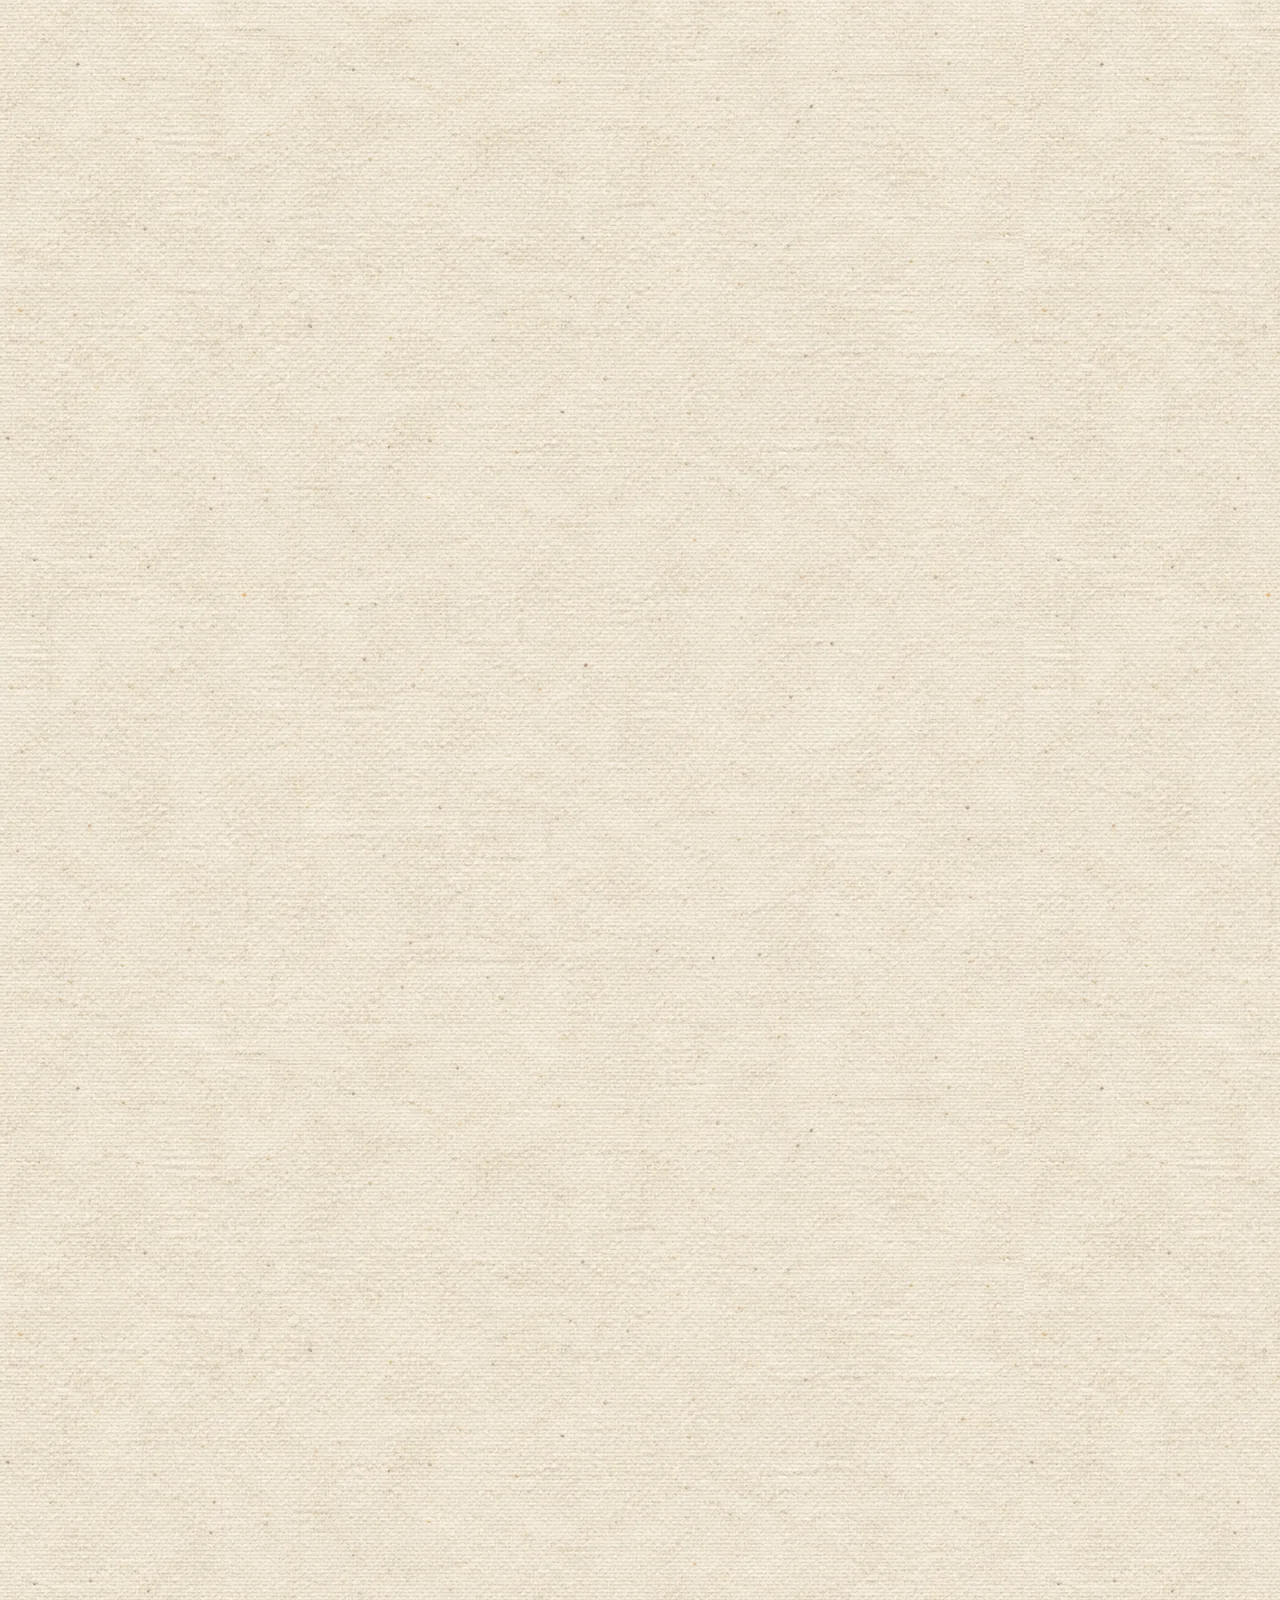
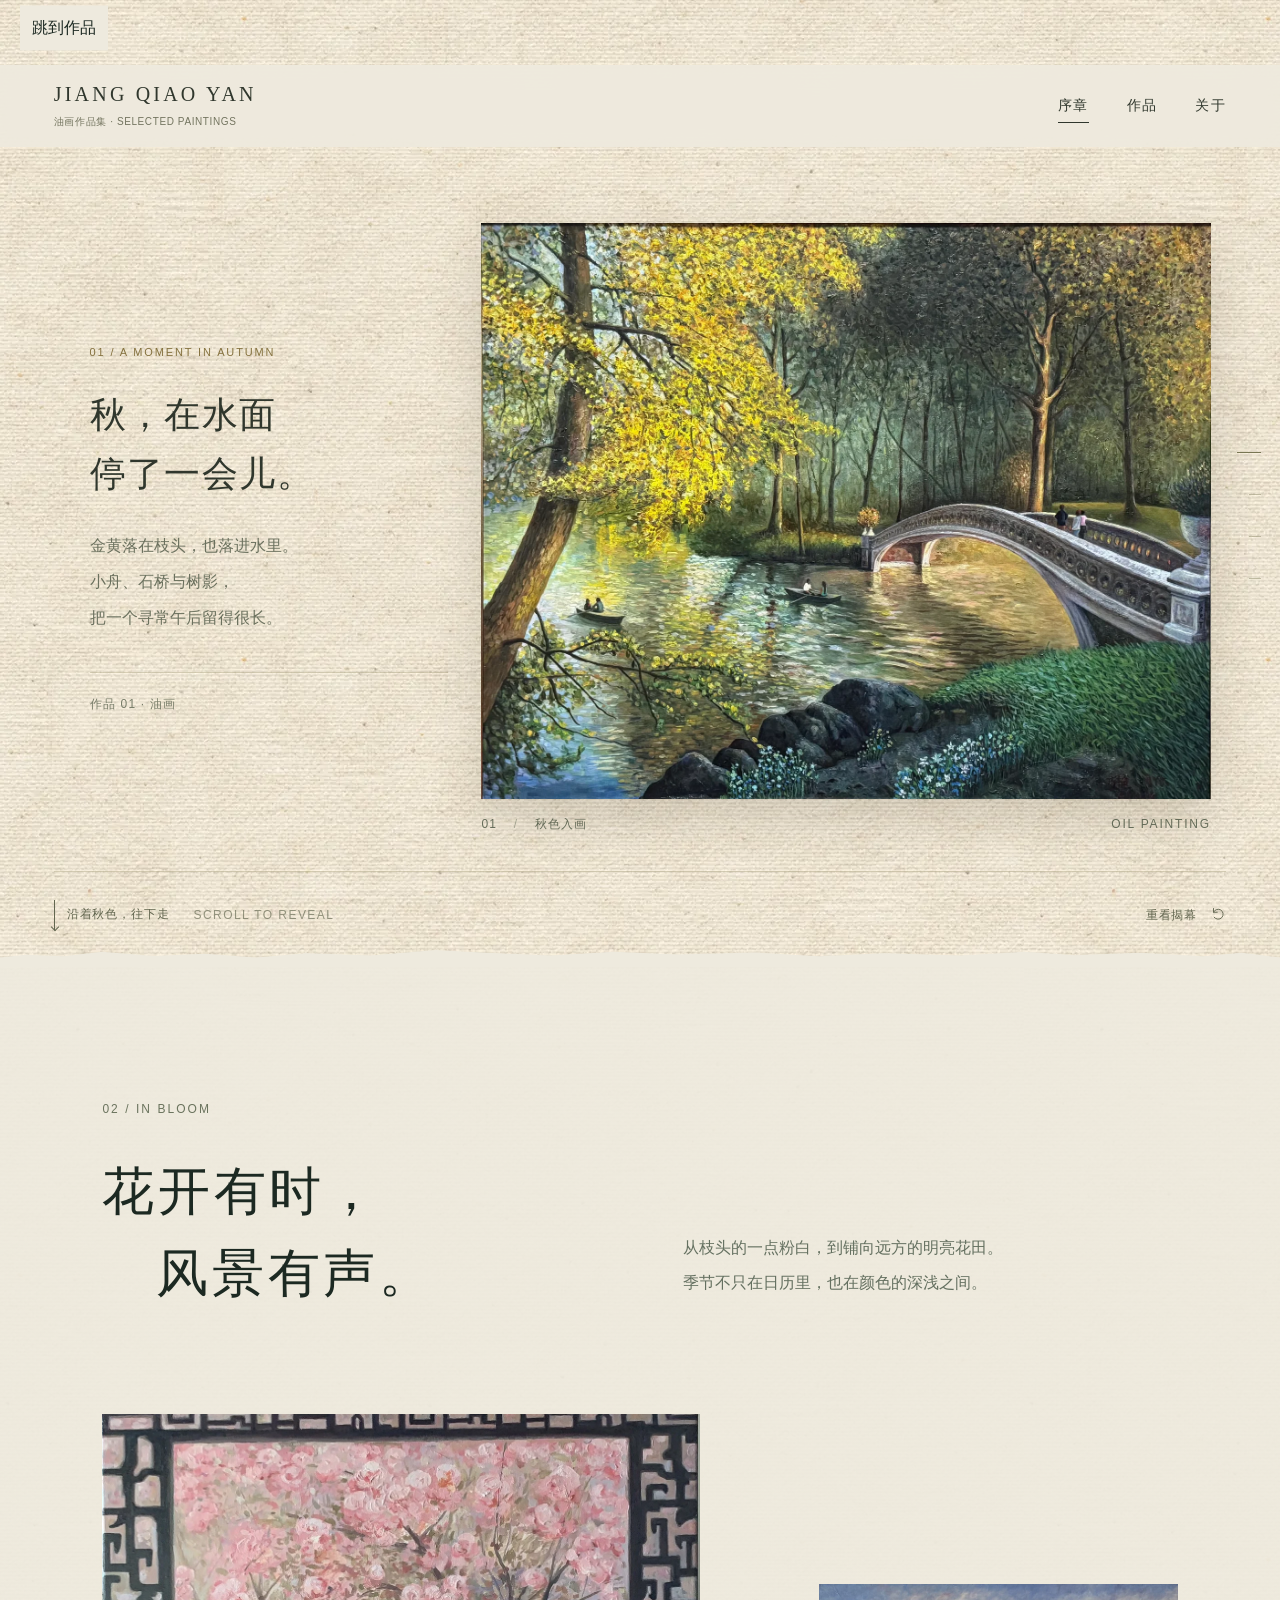
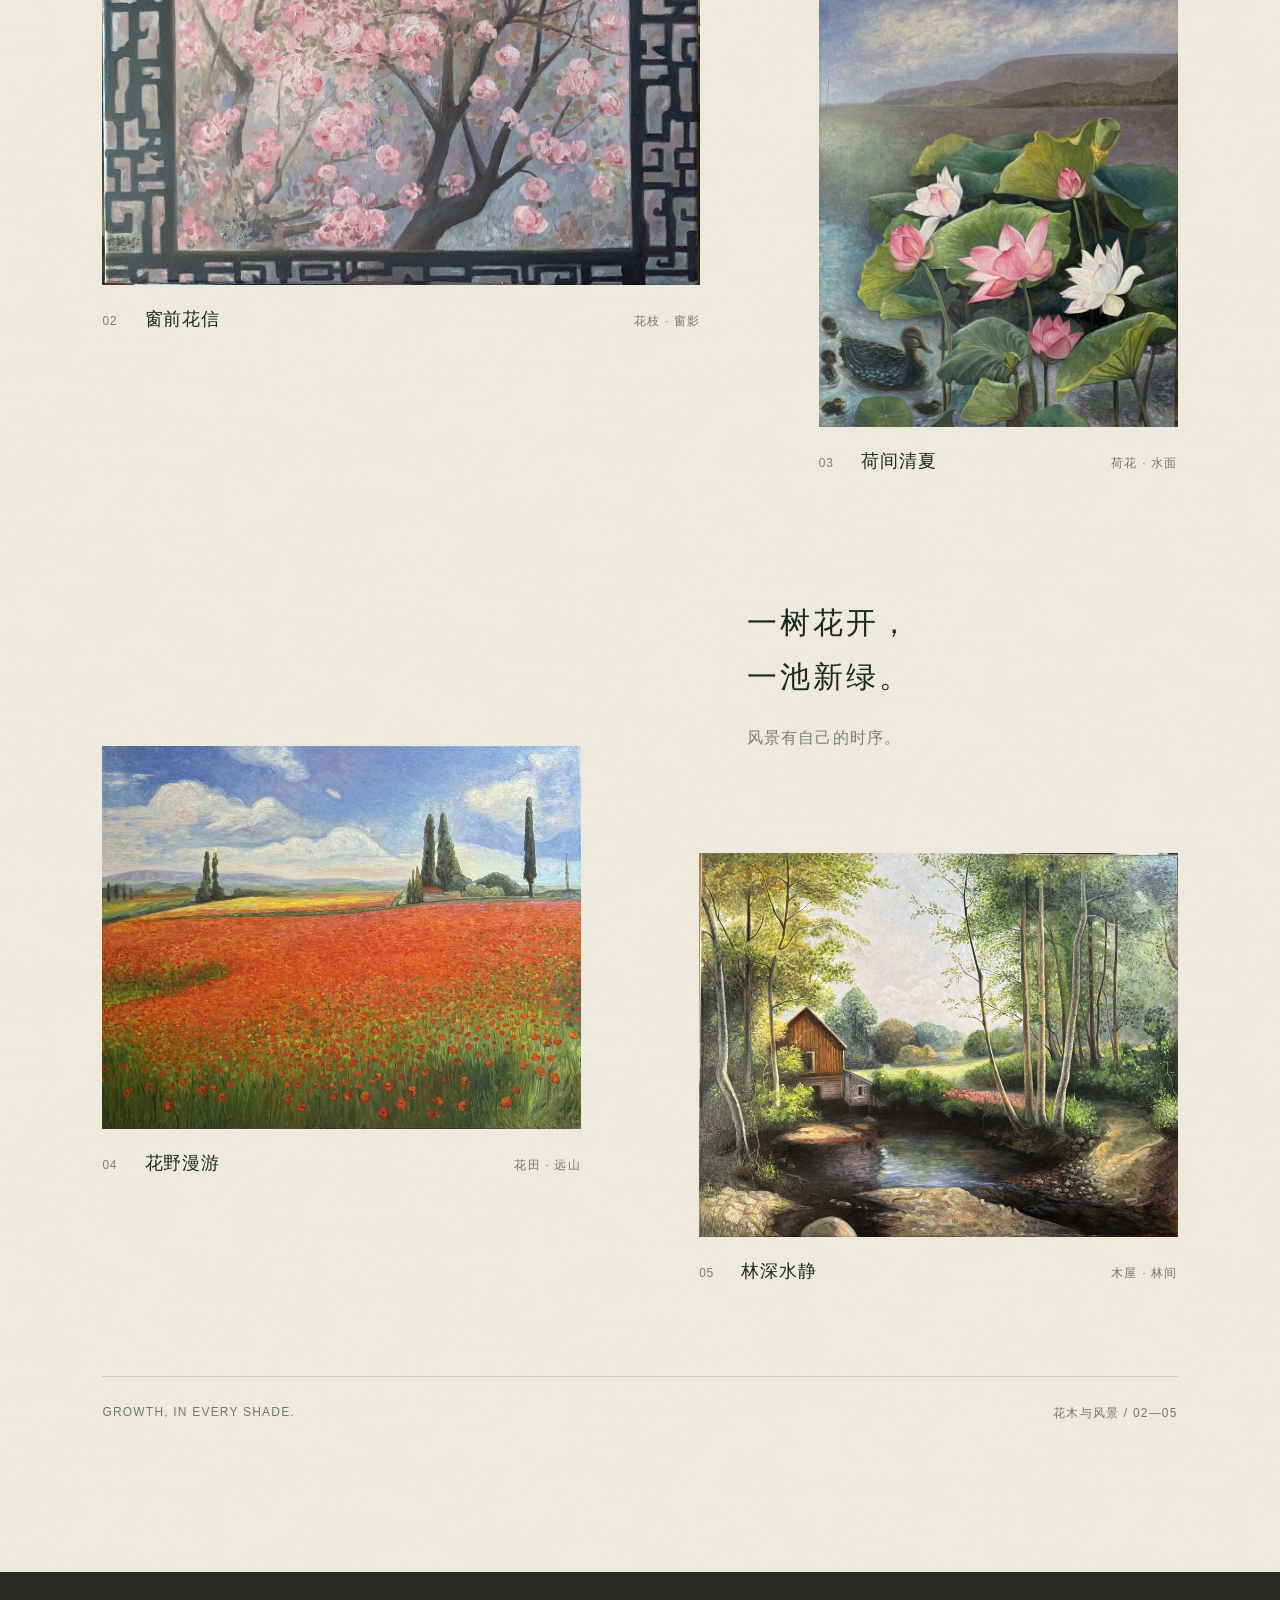
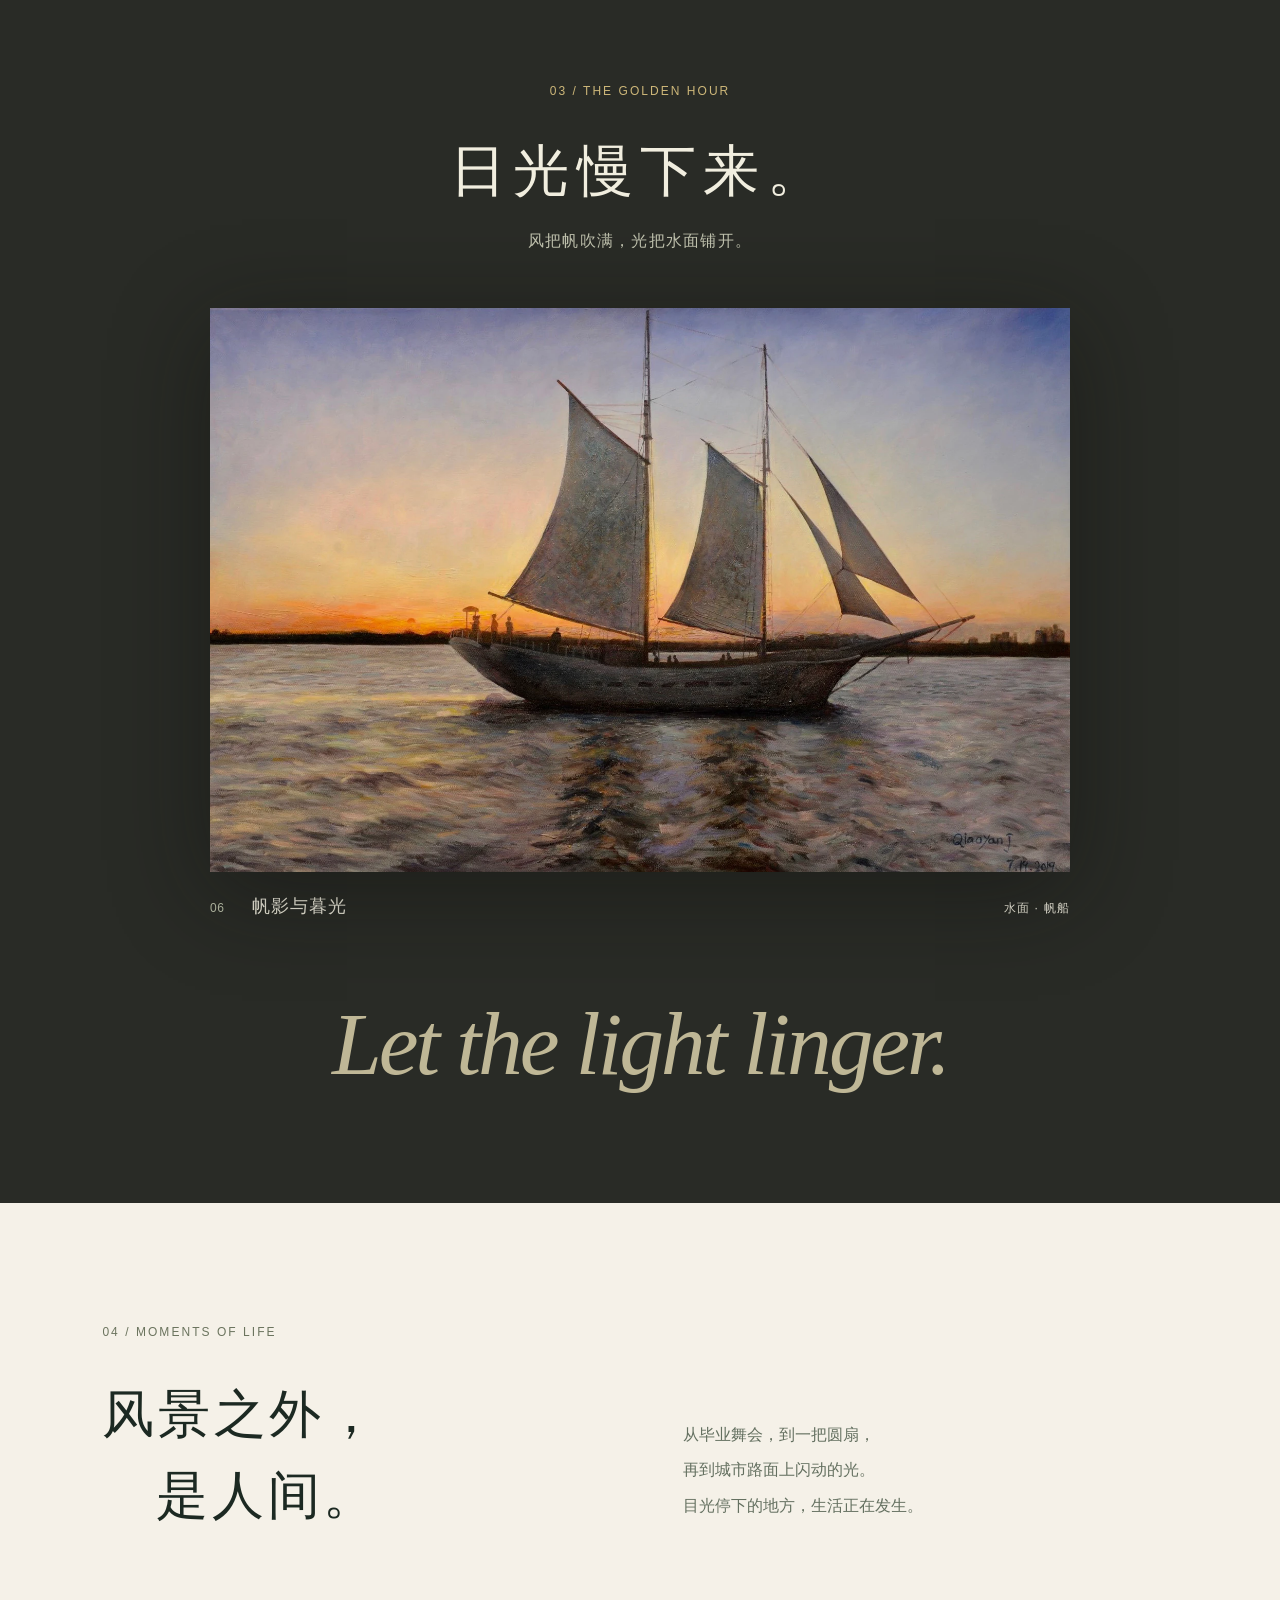
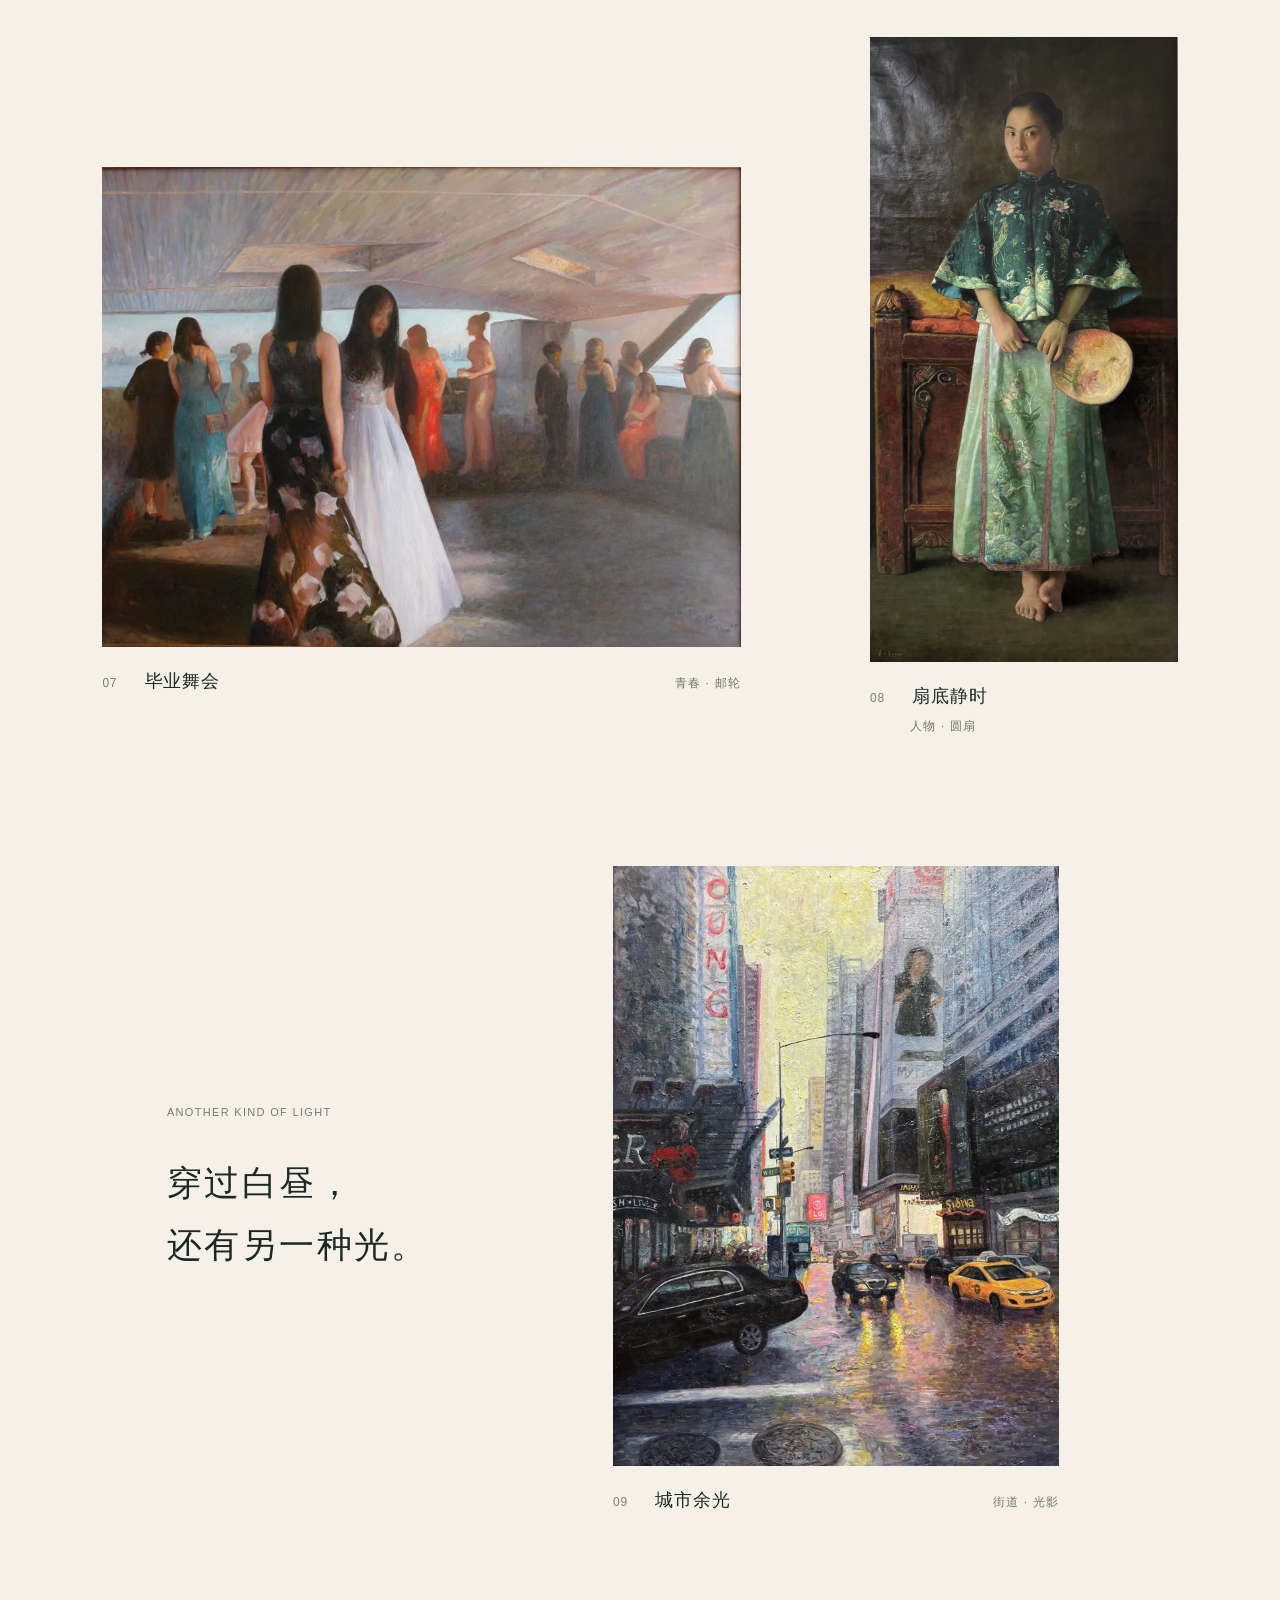
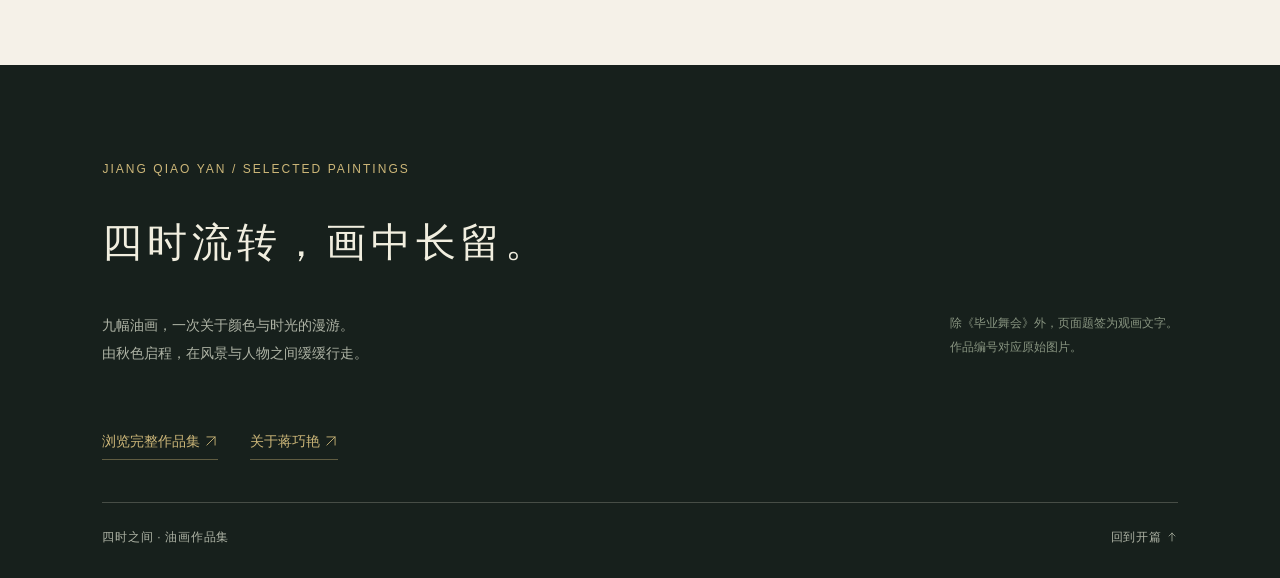
<file: index.html>
<!doctype html>
<html lang="zh-CN" class="paper-edition">
<head>
  <meta charset="UTF-8">
  <meta name="viewport" content="width=device-width, initial-scale=1">
  <meta name="theme-color" content="#eeeade">
  <meta name="description" content="Jiang Qiao Yan 油画作品集。从一片秋色出发，在花木、水光与人间片刻里，看见四时流转。">
  <title>四时之间 · Jiang Qiao Yan</title>
  <link rel="icon" type="image/svg+xml" href="data:image/svg+xml,%3Csvg xmlns='http://www.w3.org/2000/svg' viewBox='0 0 64 64'%3E%3Crect width='64' height='64' rx='12' fill='%231c2922'/%3E%3Cpath d='M18 44V20h28v24zM25 37l7-14 7 14M28 32h8' fill='none' stroke='%23d6bc76' stroke-width='2'/%3E%3C/svg%3E">
  <link rel="preload" as="image" href="assets/work-1-medium.webp" imagesrcset="assets/work-1-small.webp 900w, assets/work-1-medium.webp 1600w, assets/work-1.webp 2400w" imagesizes="100vw" fetchpriority="high">
  <link rel="stylesheet" href="styles.css?v=7.8">
  <link rel="stylesheet" href="paper-opening.css?v=7.8">
  <link rel="stylesheet" href="artwork-details.css?v=7.8"><script defer src="artwork-details.js?v=7.8"></script><script defer src="catalog-data.js?v=7.8"></script><script defer src="paper-reveal.js?v=7.1"></script>
  <script defer src="chapter-stops.js?v=7.6"></script>
  <script defer src="opening-gesture.js?v=7.7"></script>
  <script defer src="app.js?v=7.8"></script>
</head>
<body>
  <a class="skip-link" href="#collection">跳到作品</a>
  <header class="site-header" id="site-header">
    <a class="wordmark" href="index.html" aria-label="Jiang Qiao Yan，回到首页"><span>JIANG QIAO YAN</span><small>油画作品集 · SELECTED PAINTINGS</small></a>
    <nav aria-label="主要导航"><a href="index.html" class="active" aria-current="page">序章</a><a href="works.html">作品</a><a href="about.html">关于</a></nav>
  </header>
  <main>
    <section class="opening" id="opening" aria-labelledby="opening-title">
      <div class="opening-stage">
        <canvas class="paper-cover" id="paper-cover" aria-hidden="true"></canvas>
        <div class="hero-copy">
          <p class="eyebrow"><span class="small-rule"></span> A STUDY OF SEASONS</p>
          <h1 id="opening-title">四时<span>之间<i class="title-period">。</i></span></h1>
          <p class="hero-english">The quiet passage<br>of seasons.</p>
          <p class="hero-subtitle">把时光，留在颜色里。</p>
        </div>
        <figure class="hero-art" id="hero-art">
          <button class="art-button" data-art="1" aria-label="查看作品01完整画作">
            <img id="hero-image" src="assets/work-1-medium.webp" srcset="assets/work-1-small.webp 900w, assets/work-1-medium.webp 1600w, assets/work-1.webp 2400w" sizes="100vw" alt="金黄色枝叶垂向湖面，两只小舟浮在倒影中，右侧石拱桥连向幽深树林。" width="4070" height="3214" fetchpriority="high" decoding="async">
            <span class="view-hint">细看这幅画 <span aria-hidden="true"><svg class="ui-icon" viewBox="0 0 24 24" aria-hidden="true" focusable="false"><path d="M5 19 19 5M5 5h14v14"/></svg></span></span>
          </button>
          <figcaption><span>01 <span class="caption-divider">/</span> 秋色入画</span><span>OIL PAINTING</span></figcaption>
        </figure>
        <div class="hero-story" aria-label="作品01观画文字"><p class="eyebrow">01 / A MOMENT IN AUTUMN</p><h2>秋，在水面<br>停了一会儿。</h2><p>金黄落在枝头，也落进水里。<br>小舟、石桥与树影，<br>把一个寻常午后留得很长。</p><span class="story-note">作品 01 · 油画</span></div>
        <div class="hero-bottom">
          <div class="scroll-prompt"><span class="scroll-line" aria-hidden="true"></span><span id="opening-cue">轻滚一下，揭开秋色</span><span>SCROLL TO REVEAL</span></div>
          <div class="hero-bottom-right"><button class="replay-button" id="skip-paper" type="button">直接看画 <span aria-hidden="true"><svg class="ui-icon" viewBox="0 0 24 24" aria-hidden="true" focusable="false"><path d="M5 19 19 5M5 5h14v14"/></svg></span></button><button class="replay-button" id="replay-intro" type="button" hidden>重看揭幕 <span aria-hidden="true"><svg class="ui-icon" viewBox="0 0 24 24" aria-hidden="true" focusable="false"><path d="M4 10a8 8 0 1 1 1 8M4 4v6h6"/></svg></span></button></div>
        </div>
      </div>
    </section>
    <section class="collection paper-section" id="collection" aria-labelledby="collection-title">
      <div class="section-heading reveal"><p class="eyebrow">02 / IN BLOOM</p><h2 id="collection-title">花开有时，<br><span>风景有声。</span></h2><p class="section-intro">从枝头的一点粉白，到铺向远方的明亮花田。<br>季节不只在日历里，也在颜色的深浅之间。</p></div>
      <div class="garden-grid">
        <figure class="painting painting-2"><button class="art-button" data-art="2" aria-label="查看作品02完整画作"><img src="assets/work-2.webp" loading="lazy" width="1214" height="957" alt="深色窗框前的粉白繁花与枝干。"><span class="view-hint">查看全幅 <svg class="ui-icon" viewBox="0 0 24 24" aria-hidden="true" focusable="false"><path d="M5 19 19 5M5 5h14v14"/></svg></span></button><figcaption><span><small>02</small> 窗前花信</span><span>花枝 · 窗影</span></figcaption></figure>
        <figure class="painting painting-3"><button class="art-button" data-art="3" aria-label="查看作品03完整画作"><img src="assets/work-3.webp" loading="lazy" width="798" height="986" alt="盛开的粉白荷花、翠绿荷叶与水面上的鸭子。"><span class="view-hint">查看全幅 <svg class="ui-icon" viewBox="0 0 24 24" aria-hidden="true" focusable="false"><path d="M5 19 19 5M5 5h14v14"/></svg></span></button><figcaption><span><small>03</small> 荷间清夏</span><span>荷花 · 水面</span></figcaption></figure>
      </div>
      <div class="landscape-grid">
        <figure class="painting painting-4"><button class="art-button" data-art="4" aria-label="查看作品04完整画作"><img src="assets/work-4-small.webp" srcset="assets/work-4-small.webp 900w, assets/work-4.webp 1900w" sizes="(max-width:700px) 84vw, 39vw" loading="lazy" width="3244" height="2595" alt="明亮的橙红花田向远方展开，细高树木与红顶建筑立在蓝天白云之下。"><span class="view-hint">查看全幅 <svg class="ui-icon" viewBox="0 0 24 24" aria-hidden="true" focusable="false"><path d="M5 19 19 5M5 5h14v14"/></svg></span></button><figcaption><span><small>04</small> 花野漫游</span><span>花田 · 远山</span></figcaption></figure>
        <div class="landscape-aside"><p class="interlude-quote reveal">一树花开，<br>一池新绿。<br><em>风景有自己的时序。</em></p><figure class="painting painting-5"><button class="art-button" data-art="5" aria-label="查看作品05完整画作"><img src="assets/work-5-small.webp" srcset="assets/work-5-small.webp 900w, assets/work-5.webp 1900w" sizes="(max-width:700px) 84vw, 36vw" loading="lazy" width="4949" height="3968" alt="绿树之间的临水木屋，树干、岩石和光影倒映在水中。"><span class="view-hint">查看全幅 <svg class="ui-icon" viewBox="0 0 24 24" aria-hidden="true" focusable="false"><path d="M5 19 19 5M5 5h14v14"/></svg></span></button><figcaption><span><small>05</small> 林深水静</span><span>木屋 · 林间</span></figcaption></figure></div>
      </div>
      <div class="section-end"><span>GROWTH, IN EVERY SHADE.</span><span>花木与风景 / 02—05</span></div>
    </section>
    <section class="dusk" id="dusk" aria-labelledby="dusk-title">
      <div class="dusk-heading reveal"><p class="eyebrow">03 / THE GOLDEN HOUR</p><h2 id="dusk-title">日光慢下来。</h2><p>风把帆吹满，光把水面铺开。</p></div>
      <figure class="dusk-art painting"><button class="art-button" data-art="6" aria-label="查看作品06完整画作"><img src="assets/work-6.webp" loading="lazy" width="1673" height="1096" alt="灰紫色天空与橙金色地平线之下，一艘张帆船停留在波光水面上。"><span class="view-hint">查看全幅 <svg class="ui-icon" viewBox="0 0 24 24" aria-hidden="true" focusable="false"><path d="M5 19 19 5M5 5h14v14"/></svg></span></button><figcaption><span><small>06</small> 帆影与暮光</span><span>水面 · 帆船</span></figcaption></figure>
      <p class="dusk-english" aria-hidden="true">Let the light linger.</p>
    </section>
    <section class="human paper-section" id="human" aria-labelledby="human-title">
      <div class="section-heading reveal"><p class="eyebrow">04 / MOMENTS OF LIFE</p><h2 id="human-title">风景之外，<br><span>是人间。</span></h2><p class="section-intro">从毕业舞会，到一把圆扇，<br>再到城市路面上闪动的光。<br>目光停下的地方，生活正在发生。</p></div>
      <div class="human-grid">
        <figure class="painting painting-7"><button class="art-button" data-art="7" aria-label="查看作品07完整画作"><img src="assets/work-7-small.webp" srcset="assets/work-7-small.webp 900w, assets/work-7.webp 1900w" sizes="(max-width:700px) 84vw, 48vw" loading="lazy" width="3091" height="2326" alt="女儿在邮轮上参加毕业舞会，长裙人物与船外的水面相映。"><span class="view-hint">查看全幅 <svg class="ui-icon" viewBox="0 0 24 24" aria-hidden="true" focusable="false"><path d="M5 19 19 5M5 5h14v14"/></svg></span></button><figcaption><span><small>07</small> 毕业舞会</span><span>青春 · 邮轮</span></figcaption></figure>
        <figure class="painting painting-8"><button class="art-button" data-art="8" aria-label="查看作品08完整画作"><img src="assets/work-8.webp" loading="lazy" width="2263" height="4604" alt="穿深青绿花鸟纹上衣与浅绿长裙的人物手持圆扇，赤足站在深色木质家具前。"><span class="view-hint">查看全幅 <svg class="ui-icon" viewBox="0 0 24 24" aria-hidden="true" focusable="false"><path d="M5 19 19 5M5 5h14v14"/></svg></span></button><figcaption><span><small>08</small> 扇底静时</span><span>人物 · 圆扇</span></figcaption></figure>
        <div class="city-block"><p class="city-intro reveal"><span class="eyebrow">ANOTHER KIND OF LIGHT</span>穿过白昼，<br>还有另一种光。</p><figure class="painting painting-9"><button class="art-button" data-art="9" aria-label="查看作品09完整画作"><img src="assets/work-9-small.webp" srcset="assets/work-9-small.webp 670w, assets/work-9.webp 1414w" sizes="(max-width:700px) 78vw, 37vw" loading="lazy" width="3629" height="4876" alt="高楼与广告牌之间的城市街道，黑色轿车和黄色出租车穿行，湿亮路面映出黄、粉、紫色的光。"><span class="view-hint">查看全幅 <svg class="ui-icon" viewBox="0 0 24 24" aria-hidden="true" focusable="false"><path d="M5 19 19 5M5 5h14v14"/></svg></span></button><figcaption><span><small>09</small> 城市余光</span><span>街道 · 光影</span></figcaption></figure></div>
      </div>
    </section>
  </main>
  <footer id="colophon"><p class="eyebrow">JIANG QIAO YAN / SELECTED PAINTINGS</p><p class="footer-title">四时流转，画中长留。</p><div class="footer-info"><p>九幅油画，一次关于颜色与时光的漫游。<br>由秋色启程，在风景与人物之间缓缓行走。</p><p class="editorial-note">除《毕业舞会》外，页面题签为观画文字。<br>作品编号对应原始图片。</p></div><div class="footer-links"><a href="works.html">浏览完整作品集 <svg class="ui-icon" viewBox="0 0 24 24" aria-hidden="true" focusable="false"><path d="M5 19 19 5M5 5h14v14"/></svg></a><a href="about.html">关于蒋巧艳 <svg class="ui-icon" viewBox="0 0 24 24" aria-hidden="true" focusable="false"><path d="M5 19 19 5M5 5h14v14"/></svg></a></div><div class="footer-bottom"><span>四时之间 · 油画作品集</span><a href="#opening">回到开篇 <svg class="ui-icon" viewBox="0 0 24 24" aria-hidden="true" focusable="false"><path d="M12 20V4m-6 6 6-6 6 6"/></svg></a></div></footer>
  <aside class="chapter-rail" aria-label="展览章节"><a href="#opening" aria-label="第一章：秋色" class="current"><span>秋色</span><i></i></a><a href="#collection" aria-label="第二章：花木"><span>花木</span><i></i></a><a href="#dusk" aria-label="第三章：水光"><span>水光</span><i></i></a><a href="#human" aria-label="第四章：人间"><span>人间</span><i></i></a></aside>
  <dialog class="art-dialog" id="art-dialog" aria-labelledby="viewer-title">
    <div class="viewer-header"><span>JIANG QIAO YAN <small> / SELECTED PAINTINGS</small></span><button class="viewer-close" id="viewer-close" type="button" aria-label="关闭画作">关闭 <span aria-hidden="true"><svg class="ui-icon" viewBox="0 0 24 24" aria-hidden="true" focusable="false"><path d="m6 6 12 12M18 6 6 18"/></svg></span></button></div>
    <div class="viewer-body"><div class="viewer-image-wrap"><img id="viewer-image" alt="" width="4070" height="3214"><p id="viewer-status" role="status"></p></div><aside class="viewer-info" aria-label="作品资料"><p class="eyebrow">作品资料 / ARTWORK DETAILS</p><div id="viewer-metadata" class="artwork-metadata"></div></aside></div>
    <div class="viewer-footer"><button id="viewer-prev" class="viewer-arrow" type="button" aria-label="上一幅作品"><svg class="ui-icon" viewBox="0 0 24 24" aria-hidden="true" focusable="false"><path d="M20 12H4m6-6-6 6 6 6"/></svg></button><div class="viewer-caption"><p id="viewer-title"></p><p><span id="viewer-count"></span><span class="viewer-note">题签为观画文字</span></p></div><button id="viewer-next" class="viewer-arrow" type="button" aria-label="下一幅作品"><svg class="ui-icon" viewBox="0 0 24 24" aria-hidden="true" focusable="false"><path d="M4 12h16m-6-6 6 6-6 6"/></svg></button></div>
  </dialog>
  <noscript><style>.hero-story,.replay-button,.chapter-rail,.paper-cover{display:none!important}</style></noscript>
</body>
</html>
</file>
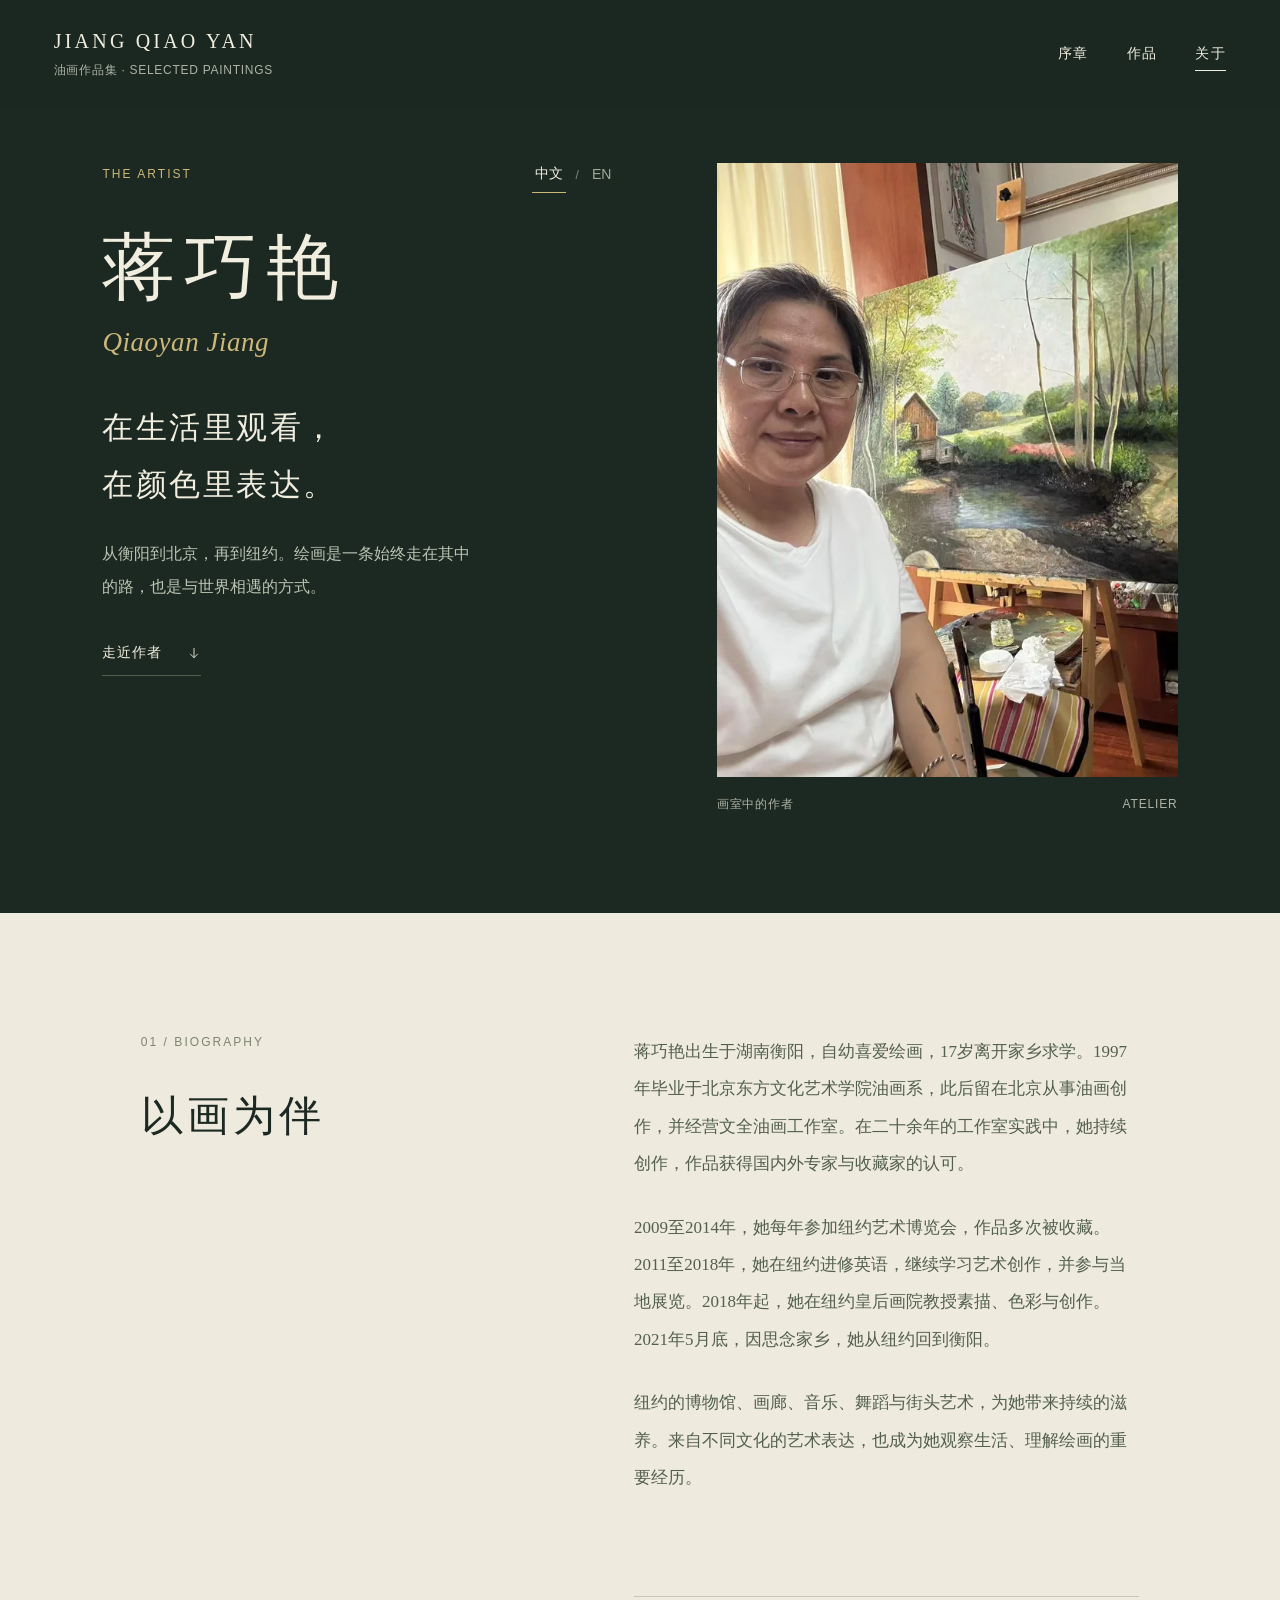
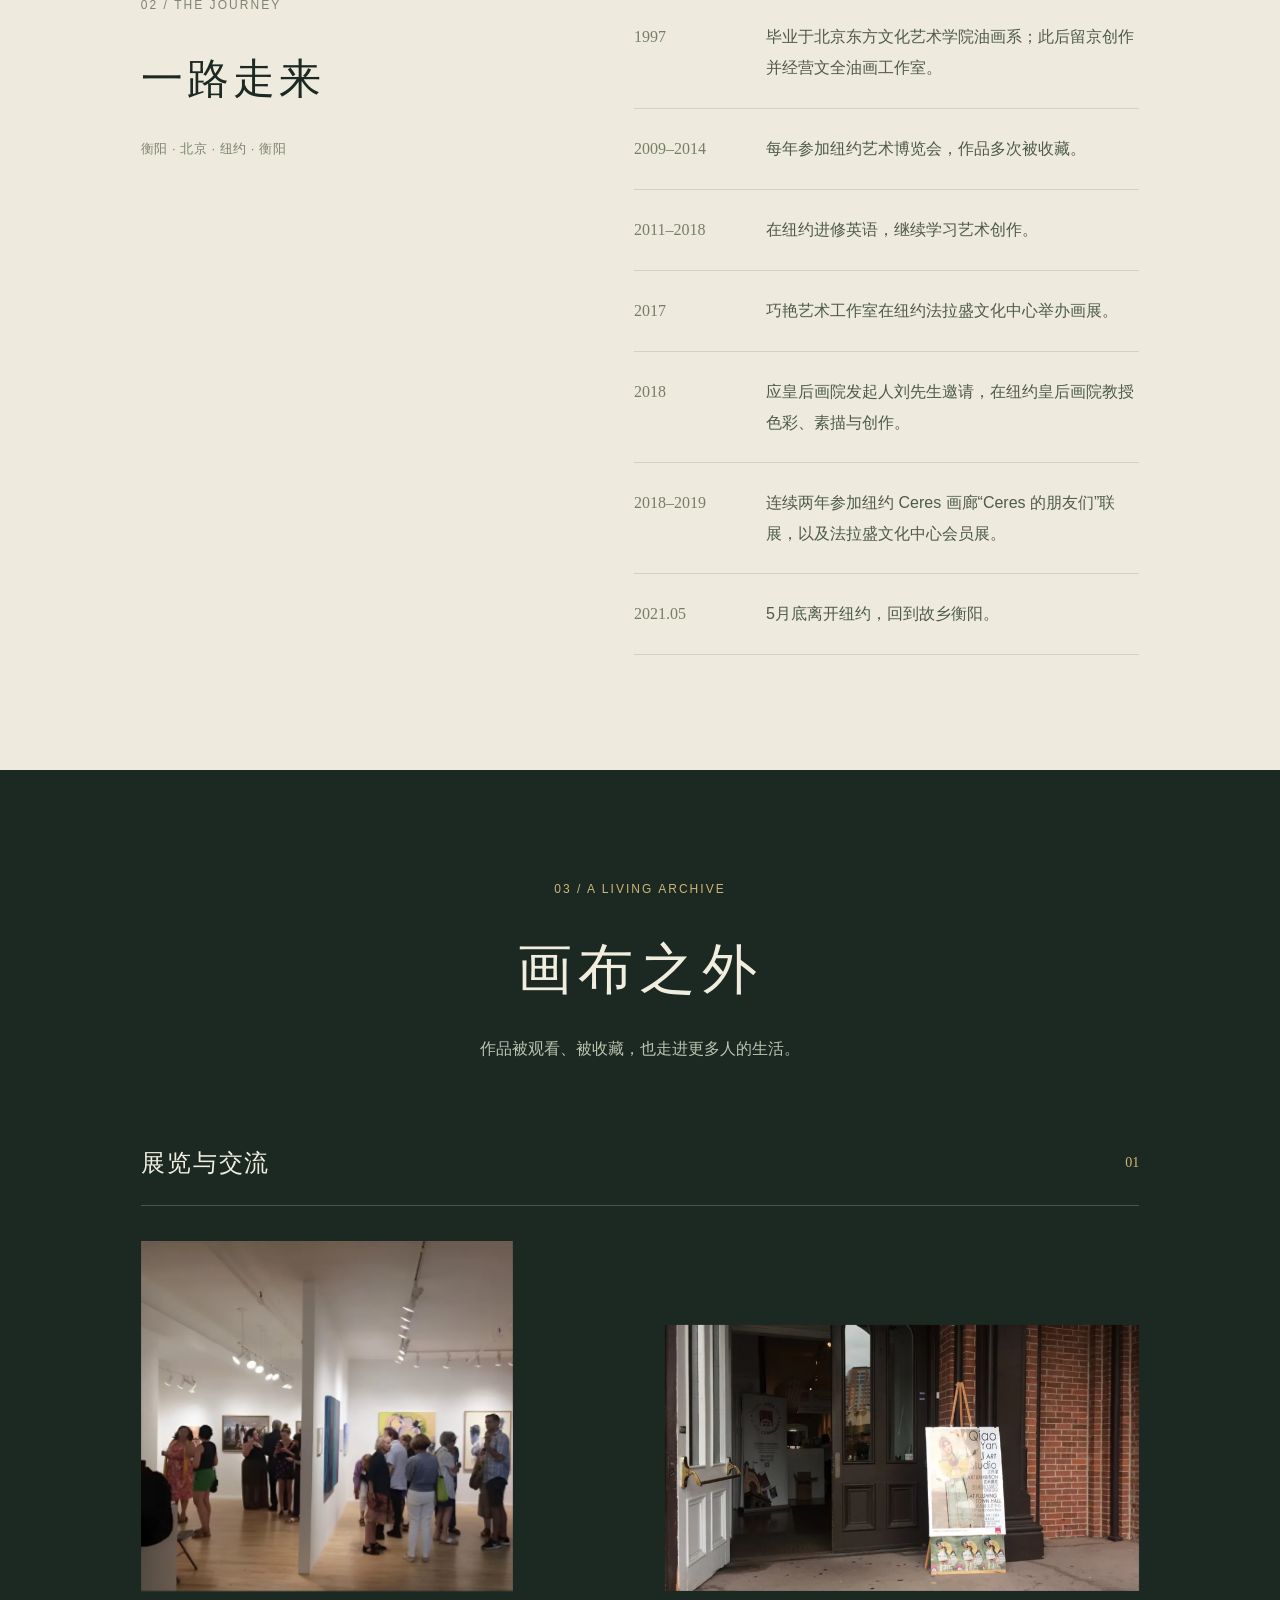
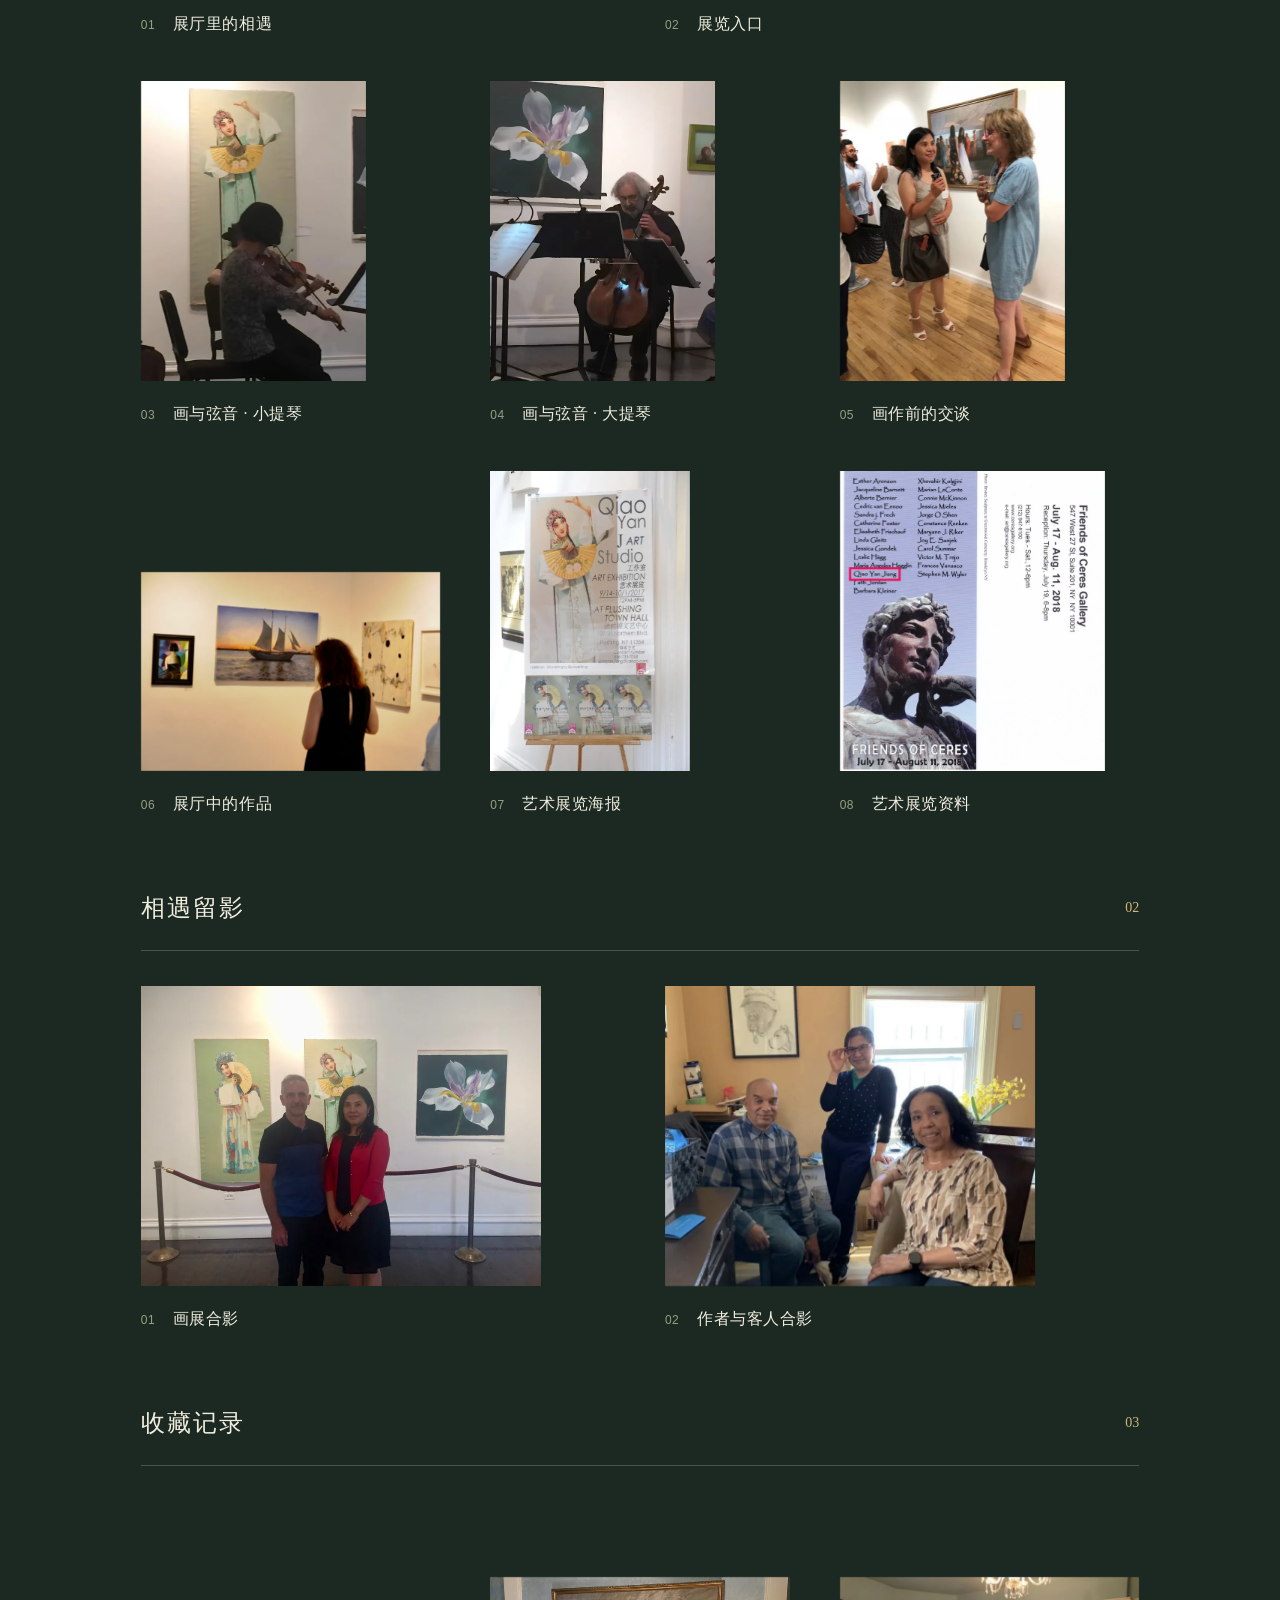
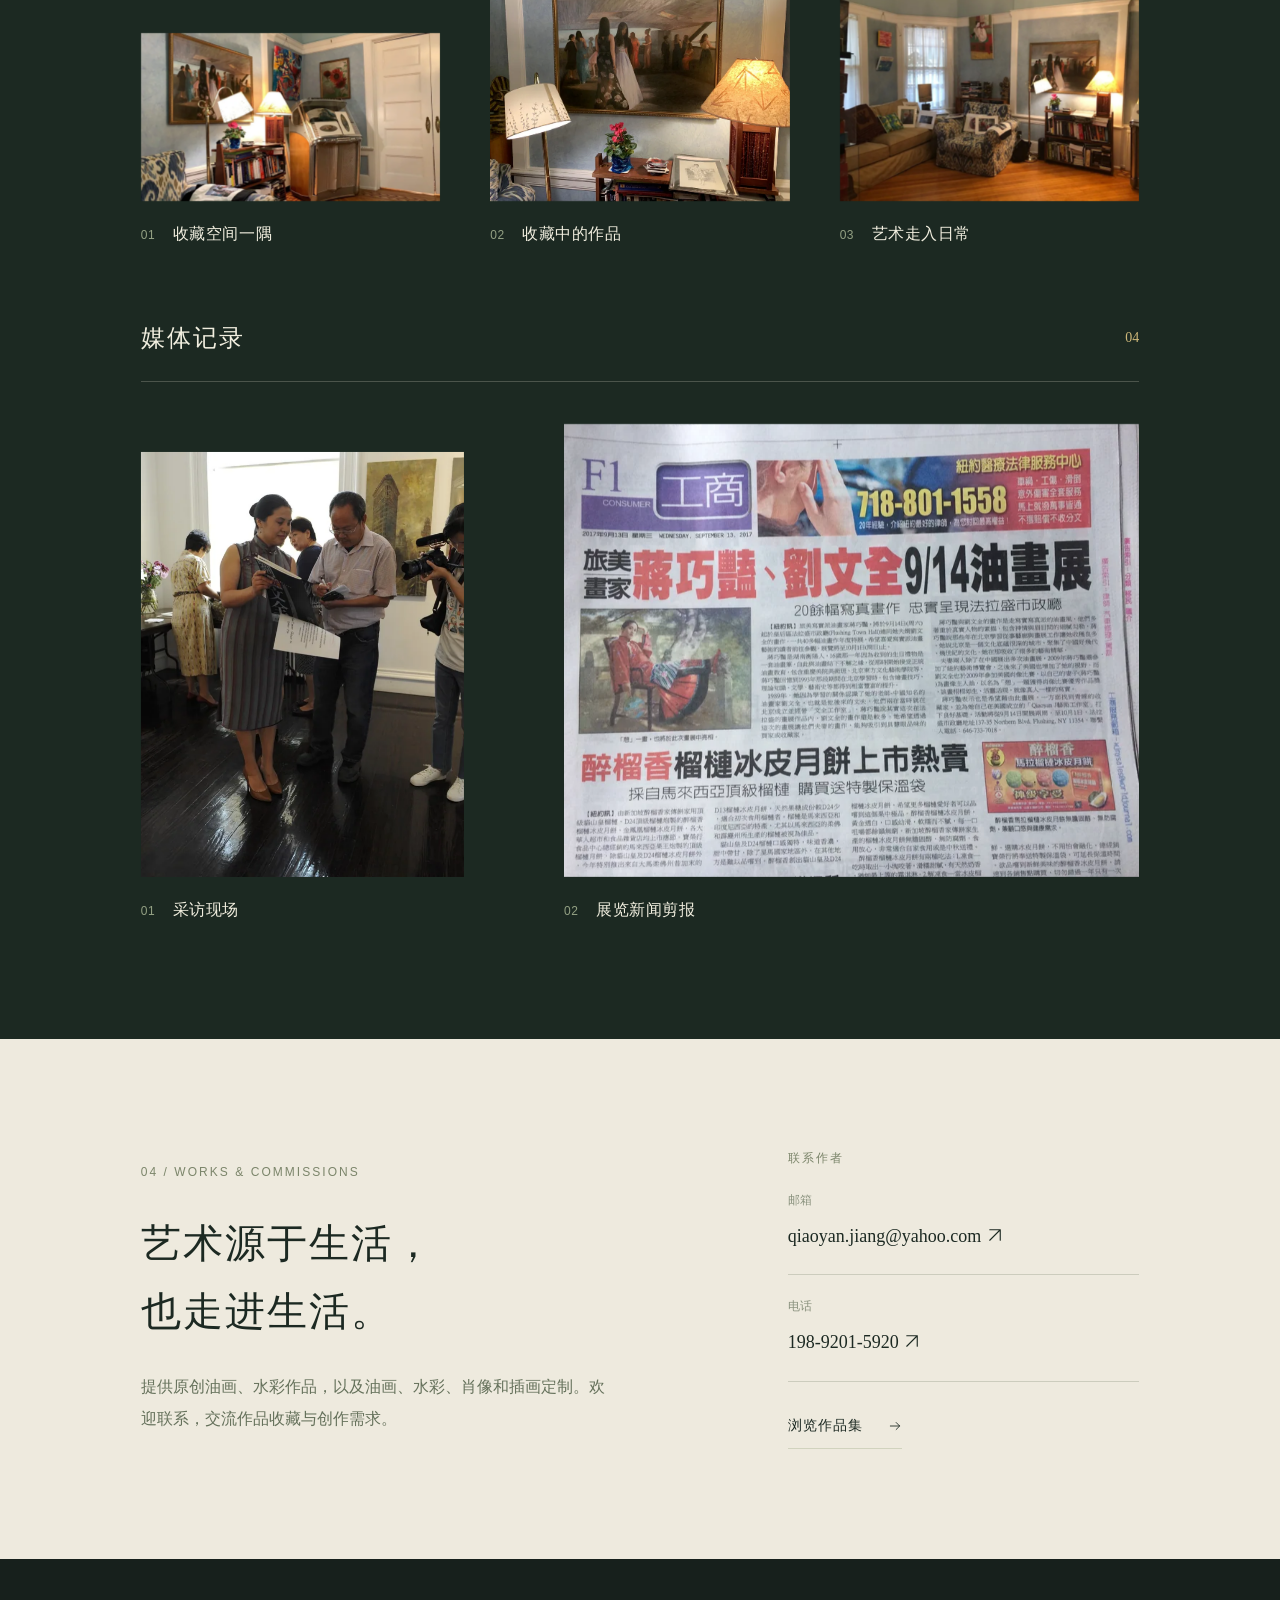
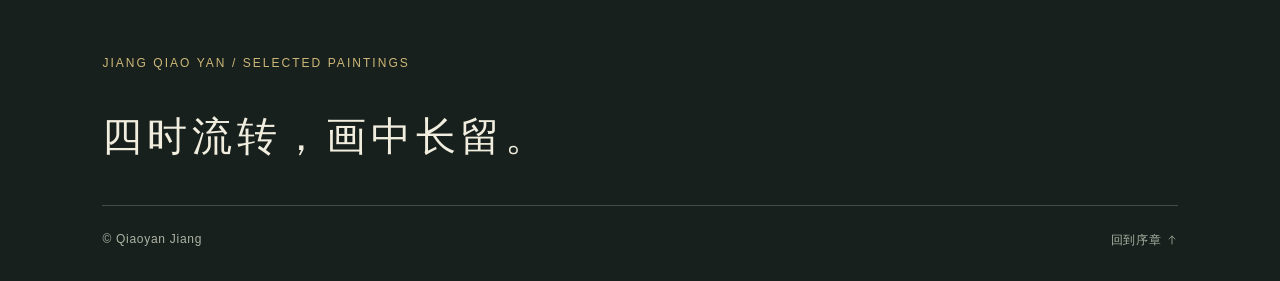
<file: about.html>
<!doctype html><html lang="zh-CN"><head><meta charset="utf-8"><meta name="viewport" content="width=device-width,initial-scale=1"><title>关于蒋巧艳 · 四时之间</title><meta name="description" content="蒋巧艳的创作经历、展览、收藏与联系方式。中英双语。"><meta name="theme-color" content="#1c2922"><link rel="icon" href="data:image/svg+xml,%3Csvg xmlns='http://www.w3.org/2000/svg' viewBox='0 0 64 64'%3E%3Crect width='64' height='64' rx='12' fill='%231c2922'/%3E%3Cpath d='M18 44V20h28v24zM25 37l7-14 7 14M28 32h8' fill='none' stroke='%23d6bc76' stroke-width='2'/%3E%3C/svg%3E" type="image/svg+xml"><link rel="stylesheet" href="styles.css?v=7.8"><link rel="stylesheet" href="pages.css?v=7.9"><link rel="stylesheet" href="artwork-details.css?v=7.8"><script defer src="artwork-details.js?v=7.8"></script><script defer src="catalog-data.js?v=7.9"></script><script defer src="pages.js?v=7.8"></script></head><body class="about-page"><a class="skip-link" href="#about-content"><span data-zh="跳到简介" data-en="Skip to biography" >跳到简介</span></a><header class="site-header inner-header" id="site-header"><a class="wordmark" href="index.html" aria-label="Jiang Qiao Yan，回到首页"><span>JIANG QIAO YAN</span><small><span data-zh="油画作品集 · SELECTED PAINTINGS" data-en="SELECTED PAINTINGS" >油画作品集 · SELECTED PAINTINGS</span></small></a><nav aria-label="主要导航"><a href="index.html"><span data-zh="序章" data-en="Prelude" >序章</span></a><a href="works.html"><span data-zh="作品" data-en="Works" >作品</span></a><a href="about.html" class="active" aria-current="page"><span data-zh="关于" data-en="About" >关于</span></a></nav></header><main id="about-content"><section class="about-hero"><div class="about-hero-copy"><div class="about-topline"><p class="eyebrow">THE ARTIST</p><div class="language-switch" role="group" aria-label="页面语言 / Page language"><button type="button" data-language="zh" aria-pressed="true">中文</button><span>/</span><button type="button" data-language="en" aria-pressed="false">EN</button></div></div><h1><span data-zh="蒋巧艳" data-en="Qiaoyan Jiang" >蒋巧艳</span></h1><p class="artist-roman"><span data-zh="Qiaoyan Jiang" data-en="蒋巧艳" >Qiaoyan Jiang</span></p><p class="about-lead"><span data-zh="在生活里观看，
在颜色里表达。" data-en="Observing life.
Speaking in color." >在生活里观看，
在颜色里表达。</span></p><p class="about-hero-bio"><span data-zh="从衡阳到北京，再到纽约。绘画是一条始终走在其中的路，也是与世界相遇的方式。" data-en="From Hengyang to Beijing, and on to New York. Painting has been a continuing path, and a way of meeting the world." >从衡阳到北京，再到纽约。绘画是一条始终走在其中的路，也是与世界相遇的方式。</span></p><a class="text-link" href="#biography"><span data-zh="走近作者" data-en="Meet the artist" >走近作者</span> <span><svg class="ui-icon" viewBox="0 0 24 24" aria-hidden="true" focusable="false"><path d="M12 4v16m-6-6 6 6 6-6"/></svg></span></a></div><figure class="about-portrait"><a href="assets/catalog/about-01.webp" data-archive="about-01" class="art-button"><img src="assets/catalog/about-01-small.webp" srcset="assets/catalog/about-01-small.webp 600w, assets/catalog/about-01.webp 1280w" sizes="(max-width:700px) 84vw, 36vw" width="1280" height="1707" alt="作者与画架上的绿色风景画同框" loading="eager" decoding="async"></a><figcaption><span data-zh="画室中的作者" data-en="The artist in her studio" >画室中的作者</span><span>ATELIER</span></figcaption></figure></section><section class="biography-section paper-section" id="biography"><div class="bio-label"><p class="eyebrow">01 / BIOGRAPHY</p><h2><span data-zh="以画为伴" data-en="A life with painting." >以画为伴</span></h2></div><div class="biography-copy"><p data-zh="蒋巧艳出生于湖南衡阳，自幼喜爱绘画，17岁离开家乡求学。1997年毕业于北京东方文化艺术学院油画系，此后留在北京从事油画创作，并经营文全油画工作室。在二十余年的工作室实践中，她持续创作，作品获得国内外专家与收藏家的认可。" data-en="Born in Hengyang, China, Qiaoyan Jiang developed a love of painting in childhood and left home at 17 to pursue her education. She graduated from the oil painting department of Beijing Oriental Culture and Art Institute in 1997, then remained in Beijing to paint and manage Wenquan Studio. Across more than two decades of studio practice, her work earned recognition from experts and collectors in China and abroad." >蒋巧艳出生于湖南衡阳，自幼喜爱绘画，17岁离开家乡求学。1997年毕业于北京东方文化艺术学院油画系，此后留在北京从事油画创作，并经营文全油画工作室。在二十余年的工作室实践中，她持续创作，作品获得国内外专家与收藏家的认可。</p><p data-zh="2009至2014年，她每年参加纽约艺术博览会，作品多次被收藏。2011至2018年，她在纽约进修英语，继续学习艺术创作，并参与当地展览。2018年起，她在纽约皇后画院教授素描、色彩与创作。2021年5月底，因思念家乡，她从纽约回到衡阳。" data-en="From 2009 to 2014, she participated in New York Artexpo every year, where her paintings entered private collections. She studied English and continued her artistic development in New York from 2011 to 2018, taking part in local exhibitions. In 2018, she began teaching drawing, color and creative practice at the Queen’s Academy of Art in Queens. At the end of May 2021, she returned to her hometown of Hengyang." >2009至2014年，她每年参加纽约艺术博览会，作品多次被收藏。2011至2018年，她在纽约进修英语，继续学习艺术创作，并参与当地展览。2018年起，她在纽约皇后画院教授素描、色彩与创作。2021年5月底，因思念家乡，她从纽约回到衡阳。</p><p data-zh="纽约的博物馆、画廊、音乐、舞蹈与街头艺术，为她带来持续的滋养。来自不同文化的艺术表达，也成为她观察生活、理解绘画的重要经历。" data-en="New York’s museums, galleries, music, dance and street performances provided a lasting source of inspiration. Encounters with art from many cultures deepened her ways of observing life and thinking about painting." >纽约的博物馆、画廊、音乐、舞蹈与街头艺术，为她带来持续的滋养。来自不同文化的艺术表达，也成为她观察生活、理解绘画的重要经历。</p></div></section><section class="journey-section paper-section"><div class="journey-heading"><p class="eyebrow">02 / THE JOURNEY</p><h2><span data-zh="一路走来" data-en="Along the way" >一路走来</span></h2><p><span data-zh="衡阳 · 北京 · 纽约 · 衡阳" data-en="Hengyang · Beijing · New York · Hengyang" >衡阳 · 北京 · 纽约 · 衡阳</span></p></div><ol class="timeline"><li><span class="timeline-date">1997</span><p data-zh="毕业于北京东方文化艺术学院油画系；此后留京创作并经营文全油画工作室。" data-en="Graduated from the oil painting department of Beijing Oriental Culture and Art Institute; remained in Beijing to paint and manage Wenquan Studio." >毕业于北京东方文化艺术学院油画系；此后留京创作并经营文全油画工作室。</p></li><li><span class="timeline-date">2009–2014</span><p data-zh="每年参加纽约艺术博览会，作品多次被收藏。" data-en="Participated annually in New York Artexpo, with paintings acquired by collectors." >每年参加纽约艺术博览会，作品多次被收藏。</p></li><li><span class="timeline-date">2011–2018</span><p data-zh="在纽约进修英语，继续学习艺术创作。" data-en="Studied English and continued her artistic development in New York." >在纽约进修英语，继续学习艺术创作。</p></li><li><span class="timeline-date">2017</span><p data-zh="巧艳艺术工作室在纽约法拉盛文化中心举办画展。" data-en="Qiaoyan Art Studio held an exhibition at the Flushing cultural center in New York." >巧艳艺术工作室在纽约法拉盛文化中心举办画展。</p></li><li><span class="timeline-date">2018</span><p data-zh="应皇后画院发起人刘先生邀请，在纽约皇后画院教授色彩、素描与创作。" data-en="At the invitation of Mr. Liu, founder of the Queen’s Academy of Art in Queens, began teaching color, drawing and creative practice." >应皇后画院发起人刘先生邀请，在纽约皇后画院教授色彩、素描与创作。</p></li><li><span class="timeline-date">2018–2019</span><p data-zh="连续两年参加纽约 Ceres 画廊“Ceres 的朋友们”联展，以及法拉盛文化中心会员展。" data-en="Participated in the Friends of Ceres group exhibition at Ceres Gallery and the Flushing cultural center members’ exhibition in both years." >连续两年参加纽约 Ceres 画廊“Ceres 的朋友们”联展，以及法拉盛文化中心会员展。</p></li><li><span class="timeline-date">2021.05</span><p data-zh="5月底离开纽约，回到故乡衡阳。" data-en="Returned from New York to her hometown of Hengyang at the end of May." >5月底离开纽约，回到故乡衡阳。</p></li></ol></section><section class="archive-section" id="archive"><div class="archive-heading"><p class="eyebrow">03 / A LIVING ARCHIVE</p><h2><span data-zh="画布之外" data-en="Beyond the canvas" >画布之外</span></h2><p><span data-zh="作品被观看、被收藏，也走进更多人的生活。" data-en="Seen, collected, and made part of everyday life." >作品被观看、被收藏，也走进更多人的生活。</span></p></div><section class="archive-group"><div class="archive-group-title"><h3><span data-zh="展览与交流" data-en="Exhibitions &amp; Encounters">展览与交流</span></h3><span>01</span></div><div class="archive-grid exhibitions"><figure class="catalog-card archive-card"><div class="art-mount"><a class="art-button image-link" style="--image-ratio:1.06259098;--source-width:1460px" href="assets/catalog/about-13-20261004.webp" data-archive="about-13" aria-label="查看：展厅里的相遇"><img src="assets/catalog/about-13-20261004-small.webp" srcset="assets/catalog/about-13-20261004-small.webp 800w, assets/catalog/about-13-20261004.webp 1460w" sizes="(max-width:700px) 84vw, (max-width:1050px) 298px, 372px" width="1460" height="1374" data-zh-alt="观众在展厅内观看画作、交谈，画作沿白色展墙陈列。" data-en-alt="Visitors view paintings and talk in a gallery lined with white exhibition walls." alt="观众在展厅内观看画作、交谈，画作沿白色展墙陈列。" loading="lazy" decoding="async"><span class="view-hint"><span data-zh="查看详情" data-en="View details">查看详情</span> <svg class="ui-icon" viewBox="0 0 24 24" aria-hidden="true" focusable="false"><path d="M5 19 19 5M5 5h14v14"/></svg></span></a></div><figcaption><span><small>01</small><span data-zh="展厅里的相遇" data-en="Inside the exhibition">展厅里的相遇</span></span></figcaption></figure><figure class="catalog-card archive-card"><div class="art-mount"><a class="art-button image-link" style="--image-ratio:1.77777778;--source-width:1800px" href="assets/catalog/about-10.webp" data-archive="about-10" aria-label="查看：展览入口"><img src="assets/catalog/about-10-small.webp" srcset="assets/catalog/about-10-small.webp 800w, assets/catalog/about-10.webp 1800w" sizes="(max-width:700px) 84vw, 36vw" width="1920" height="1080" data-zh-alt="入口外的艺术展览海报与画架" data-en-alt="An exhibition poster on an easel beside the entrance" alt="入口外的艺术展览海报与画架" loading="lazy" decoding="async"><span class="view-hint"><span data-zh="查看详情" data-en="View details" >查看详情</span> <svg class="ui-icon" viewBox="0 0 24 24" aria-hidden="true" focusable="false"><path d="M5 19 19 5M5 5h14v14"/></svg></span></a></div><figcaption><span><small>02</small><span data-zh="展览入口" data-en="At the exhibition entrance" >展览入口</span></span></figcaption></figure><figure class="catalog-card archive-card"><div class="art-mount"><a class="art-button image-link" style="--image-ratio:0.74902344;--source-width:1348px" href="assets/catalog/about-12-20261004.webp" data-archive="about-12" aria-label="查看：画与弦音 · 小提琴"><img src="assets/catalog/about-12-20261004-small.webp" srcset="assets/catalog/about-12-20261004-small.webp 599w, assets/catalog/about-12-20261004.webp 1348w" sizes="(max-width:360px) 39vw, (max-width:700px) 143px, (max-width:1050px) 173px, 225px" width="1534" height="2048" data-zh-alt="展览现场，小提琴演奏者坐在戏曲人物画前。" data-en-alt="A violinist performs in front of an opera figure painting at the exhibition." alt="展览现场，小提琴演奏者坐在戏曲人物画前。" loading="lazy" decoding="async"><span class="view-hint"><span data-zh="查看详情" data-en="View details">查看详情</span> <svg class="ui-icon" viewBox="0 0 24 24" aria-hidden="true" focusable="false"><path d="M5 19 19 5M5 5h14v14"/></svg></span></a></div><figcaption><span><small>03</small><span data-zh="画与弦音 · 小提琴" data-en="Paintings &amp; violin">画与弦音 · 小提琴</span></span></figcaption></figure><figure class="catalog-card archive-card"><div class="art-mount"><a class="art-button image-link" style="--image-ratio:0.74902344;--source-width:1348px" href="assets/catalog/about-14-20261004.webp" data-archive="about-14" aria-label="查看：画与弦音 · 大提琴"><img src="assets/catalog/about-14-20261004-small.webp" srcset="assets/catalog/about-14-20261004-small.webp 599w, assets/catalog/about-14-20261004.webp 1348w" sizes="(max-width:360px) 39vw, (max-width:700px) 143px, (max-width:1050px) 173px, 225px" width="1534" height="2048" data-zh-alt="展览现场，大提琴演奏者坐在鸢尾花画作与乐谱架前。" data-en-alt="A cellist performs beside an iris painting and music stands at the exhibition." alt="展览现场，大提琴演奏者坐在鸢尾花画作与乐谱架前。" loading="lazy" decoding="async"><span class="view-hint"><span data-zh="查看详情" data-en="View details">查看详情</span> <svg class="ui-icon" viewBox="0 0 24 24" aria-hidden="true" focusable="false"><path d="M5 19 19 5M5 5h14v14"/></svg></span></a></div><figcaption><span><small>04</small><span data-zh="画与弦音 · 大提琴" data-en="Paintings &amp; cello">画与弦音 · 大提琴</span></span></figcaption></figure><figure class="catalog-card archive-card"><div class="art-mount"><a class="art-button image-link" style="--image-ratio:0.75000000;--source-width:1080px" href="assets/catalog/about-15-20261004.webp" data-archive="about-15" aria-label="查看：画作前的交谈"><img src="assets/catalog/about-15-20261004-small.webp" srcset="assets/catalog/about-15-20261004-small.webp 600w, assets/catalog/about-15-20261004.webp 1080w" sizes="(max-width:360px) 39vw, (max-width:700px) 143px, (max-width:1050px) 173px, 225px" width="1080" height="1440" data-zh-alt="作者在展厅内与客人交谈，身后陈列着人物画作。" data-en-alt="The artist talks with a guest in the gallery, with a figure painting behind them." alt="作者在展厅内与客人交谈，身后陈列着人物画作。" loading="lazy" decoding="async"><span class="view-hint"><span data-zh="查看详情" data-en="View details">查看详情</span> <svg class="ui-icon" viewBox="0 0 24 24" aria-hidden="true" focusable="false"><path d="M5 19 19 5M5 5h14v14"/></svg></span></a></div><figcaption><span><small>05</small><span data-zh="画作前的交谈" data-en="Conversations beside the paintings">画作前的交谈</span></span></figcaption></figure><figure class="catalog-card archive-card"><div class="art-mount"><a class="art-button image-link" style="--image-ratio:1.50282486;--source-width:1800px" href="assets/catalog/about-06.webp" data-archive="about-06" aria-label="查看：展厅中的作品"><img src="assets/catalog/about-06-small.webp" srcset="assets/catalog/about-06-small.webp 800w, assets/catalog/about-06.webp 1800w" sizes="(max-width:700px) 84vw, 36vw" width="4256" height="2832" data-zh-alt="观众在展厅内观看帆船画作" data-en-alt="A visitor viewing a sailboat painting in a gallery" alt="观众在展厅内观看帆船画作" loading="lazy" decoding="async"><span class="view-hint"><span data-zh="查看详情" data-en="View details" >查看详情</span> <svg class="ui-icon" viewBox="0 0 24 24" aria-hidden="true" focusable="false"><path d="M5 19 19 5M5 5h14v14"/></svg></span></a></div><figcaption><span><small>06</small><span data-zh="展厅中的作品" data-en="A work on display" >展厅中的作品</span></span></figcaption></figure><figure class="catalog-card archive-card"><div class="art-mount"><a class="art-button image-link" style="--image-ratio:0.66582915;--source-width:1060px" href="assets/catalog/about-08.webp" data-archive="about-08" aria-label="查看：艺术展览海报"><img src="assets/catalog/about-08-small.webp" srcset="assets/catalog/about-08-small.webp 533w, assets/catalog/about-08.webp 1060w" sizes="(max-width:700px) 84vw, 36vw" width="1060" height="1592" data-zh-alt="巧艳艺术工作室展览海报与宣传页" data-en-alt="A Qiaoyan Art Studio exhibition poster and leaflets" alt="巧艳艺术工作室展览海报与宣传页" loading="lazy" decoding="async"><span class="view-hint"><span data-zh="查看详情" data-en="View details" >查看详情</span> <svg class="ui-icon" viewBox="0 0 24 24" aria-hidden="true" focusable="false"><path d="M5 19 19 5M5 5h14v14"/></svg></span></a></div><figcaption><span><small>07</small><span data-zh="艺术展览海报" data-en="Exhibition poster" >艺术展览海报</span></span></figcaption></figure><figure class="catalog-card archive-card"><div class="art-mount"><a class="art-button image-link" style="--image-ratio:0.88330871;--source-width:1590px" href="assets/catalog/about-09.webp" data-archive="about-09" aria-label="查看：艺术展览资料"><img src="assets/catalog/about-09-small.webp" srcset="assets/catalog/about-09-small.webp 707w, assets/catalog/about-09.webp 1590w" sizes="(max-width:700px) 84vw, 36vw" width="2392" height="2708" data-zh-alt="列有 Qiao Yan Jiang 的 Ceres 画廊联展资料" data-en-alt="A Ceres Gallery exhibition document listing Qiao Yan Jiang" alt="列有 Qiao Yan Jiang 的 Ceres 画廊联展资料" loading="lazy" decoding="async"><span class="view-hint"><span data-zh="查看详情" data-en="View details" >查看详情</span> <svg class="ui-icon" viewBox="0 0 24 24" aria-hidden="true" focusable="false"><path d="M5 19 19 5M5 5h14v14"/></svg></span></a></div><figcaption><span><small>08</small><span data-zh="艺术展览资料" data-en="Exhibition archive" >艺术展览资料</span></span></figcaption></figure></div></section><section class="archive-group"><div class="archive-group-title"><h3><span data-zh="相遇留影" data-en="Shared Moments">相遇留影</span></h3><span>02</span></div><div class="archive-grid encounters"><figure class="catalog-card archive-card"><div class="art-mount"><a class="art-button image-link" style="--image-ratio:1.33333333;--source-width:1800px" href="assets/catalog/about-07.webp" data-archive="about-07" aria-label="查看：画展合影"><img src="assets/catalog/about-07-small.webp" srcset="assets/catalog/about-07-small.webp 800w, assets/catalog/about-07.webp 1800w" sizes="(max-width:700px) 84vw, 36vw" width="3264" height="2448" data-zh-alt="两位参观者在人物与花卉作品前合影" data-en-alt="Two people photographed beside figure and flower paintings" alt="两位参观者在人物与花卉作品前合影" loading="lazy" decoding="async"><span class="view-hint"><span data-zh="查看详情" data-en="View details" >查看详情</span> <svg class="ui-icon" viewBox="0 0 24 24" aria-hidden="true" focusable="false"><path d="M5 19 19 5M5 5h14v14"/></svg></span></a></div><figcaption><span><small>01</small><span data-zh="画展合影" data-en="A moment at the exhibition" >画展合影</span></span></figcaption></figure><figure class="catalog-card archive-card"><div class="art-mount"><a class="art-button image-link" style="--image-ratio:1.23371251;--source-width:1193px" href="assets/catalog/about-16-20261004.webp" data-archive="about-16" aria-label="查看：作者与客人合影"><img src="assets/catalog/about-16-20261004-small.webp" srcset="assets/catalog/about-16-20261004-small.webp 800w, assets/catalog/about-16-20261004.webp 1193w" sizes="(max-width:700px) 84vw, (max-width:1050px) 284px, 371px" width="1193" height="967" data-zh-alt="作者与两位客人在窗边合影，墙上悬挂着肖像画。" data-en-alt="The artist and two guests pose by a window, with portraits displayed on the wall." alt="作者与两位客人在窗边合影，墙上悬挂着肖像画。" loading="lazy" decoding="async"><span class="view-hint"><span data-zh="查看详情" data-en="View details">查看详情</span> <svg class="ui-icon" viewBox="0 0 24 24" aria-hidden="true" focusable="false"><path d="M5 19 19 5M5 5h14v14"/></svg></span></a></div><figcaption><span><small>02</small><span data-zh="作者与客人合影" data-en="The artist with guests">作者与客人合影</span></span></figcaption></figure></div></section><section class="archive-group"><div class="archive-group-title"><h3><span data-zh="收藏记录" data-en="Works in Collections" >收藏记录</span></h3><span>03</span></div><div class="archive-grid collections"><figure class="catalog-card archive-card"><div class="art-mount"><a class="art-button image-link" style="--image-ratio:1.77672209;--source-width:1496px" href="assets/catalog/about-03.webp" data-archive="about-03" aria-label="查看：收藏空间一隅"><img src="assets/catalog/about-03-small.webp" srcset="assets/catalog/about-03-small.webp 800w, assets/catalog/about-03.webp 1496w" sizes="(max-width:700px) 84vw, 36vw" width="1496" height="842" data-zh-alt="收藏空间中悬挂的画作、书架与灯具" data-en-alt="Paintings displayed with bookshelves and lamps in a collector’s home" alt="收藏空间中悬挂的画作、书架与灯具" loading="lazy" decoding="async"><span class="view-hint"><span data-zh="查看详情" data-en="View details" >查看详情</span> <svg class="ui-icon" viewBox="0 0 24 24" aria-hidden="true" focusable="false"><path d="M5 19 19 5M5 5h14v14"/></svg></span></a></div><figcaption><span><small>01</small><span data-zh="收藏空间一隅" data-en="A corner of a collector’s home" >收藏空间一隅</span></span></figcaption></figure><figure class="catalog-card archive-card"><div class="art-mount"><a class="art-button image-link" style="--image-ratio:1.33333333;--source-width:1800px" href="assets/catalog/about-04.webp" data-archive="about-04" aria-label="查看：收藏中的作品"><img src="assets/catalog/about-04-small.webp" srcset="assets/catalog/about-04-small.webp 800w, assets/catalog/about-04.webp 1800w" sizes="(max-width:700px) 84vw, 36vw" width="4032" height="3024" data-zh-alt="金色画框中的人物画悬挂在家居空间里" data-en-alt="A framed figure painting displayed in a home" alt="金色画框中的人物画悬挂在家居空间里" loading="lazy" decoding="async"><span class="view-hint"><span data-zh="查看详情" data-en="View details" >查看详情</span> <svg class="ui-icon" viewBox="0 0 24 24" aria-hidden="true" focusable="false"><path d="M5 19 19 5M5 5h14v14"/></svg></span></a></div><figcaption><span><small>02</small><span data-zh="收藏中的作品" data-en="A painting in a private collection" >收藏中的作品</span></span></figcaption></figure><figure class="catalog-card archive-card"><div class="art-mount"><a class="art-button image-link" style="--image-ratio:1.33333333;--source-width:800px" href="assets/catalog/about-05.webp" data-archive="about-05" aria-label="查看：艺术走入日常"><img src="assets/catalog/about-05-small.webp" srcset="assets/catalog/about-05-small.webp 800w, assets/catalog/about-05.webp 800w" sizes="(max-width:700px) 84vw, 36vw" width="800" height="600" data-zh-alt="摆放沙发、扶手椅与多幅画作的收藏空间" data-en-alt="A collection displayed in a sitting room with a sofa and armchair" alt="摆放沙发、扶手椅与多幅画作的收藏空间" loading="lazy" decoding="async"><span class="view-hint"><span data-zh="查看详情" data-en="View details" >查看详情</span> <svg class="ui-icon" viewBox="0 0 24 24" aria-hidden="true" focusable="false"><path d="M5 19 19 5M5 5h14v14"/></svg></span></a></div><figcaption><span><small>03</small><span data-zh="艺术走入日常" data-en="Art in everyday life" >艺术走入日常</span></span></figcaption></figure></div></section><section class="archive-group"><div class="archive-group-title"><h3><span data-zh="媒体记录" data-en="Press &amp; Interviews" >媒体记录</span></h3><span>04</span></div><div class="archive-grid press"><figure class="catalog-card archive-card"><div class="art-mount"><a class="art-button image-link" style="--image-ratio:0.76094760;--source-width:1060px" href="assets/catalog/about-11.webp" data-archive="about-11" aria-label="查看：采访现场"><img src="assets/catalog/about-11-small.webp" srcset="assets/catalog/about-11-small.webp 609w, assets/catalog/about-11.webp 1060w" sizes="(max-width:700px) 84vw, 36vw" width="1060" height="1393" data-zh-alt="画作前的采访交流，旁有摄像人员记录" data-en-alt="An interview beside paintings, with a camera recording the conversation" alt="画作前的采访交流，旁有摄像人员记录" loading="lazy" decoding="async"><span class="view-hint"><span data-zh="查看详情" data-en="View details" >查看详情</span> <svg class="ui-icon" viewBox="0 0 24 24" aria-hidden="true" focusable="false"><path d="M5 19 19 5M5 5h14v14"/></svg></span></a></div><figcaption><span><small>01</small><span data-zh="采访现场" data-en="During an interview" >采访现场</span></span></figcaption></figure><figure class="catalog-card archive-card"><div class="art-mount"><a class="art-button image-link" style="--image-ratio:1.26970443;--source-width:1800px" href="assets/catalog/about-02.webp" data-archive="about-02" aria-label="查看：展览新闻剪报"><img src="assets/catalog/about-02-small.webp" srcset="assets/catalog/about-02-small.webp 800w, assets/catalog/about-02.webp 1800w" sizes="(max-width:700px) 84vw, 36vw" width="3093" height="2436" data-zh-alt="报道油画展的中文报纸剪页" data-en-alt="A Chinese newspaper clipping about an oil painting exhibition" alt="报道油画展的中文报纸剪页" loading="lazy" decoding="async"><span class="view-hint"><span data-zh="查看详情" data-en="View details" >查看详情</span> <svg class="ui-icon" viewBox="0 0 24 24" aria-hidden="true" focusable="false"><path d="M5 19 19 5M5 5h14v14"/></svg></span></a></div><figcaption><span><small>02</small><span data-zh="展览新闻剪报" data-en="An exhibition press clipping" >展览新闻剪报</span></span></figcaption></figure></div></section></section><section class="contact-section paper-section" id="contact"><div><p class="eyebrow">04 / WORKS & COMMISSIONS</p><h2><span data-zh="艺术源于生活，
也走进生活。" data-en="Art grows from life,
and becomes part of it." >艺术源于生活，
也走进生活。</span></h2><p class="contact-body"><span data-zh="提供原创油画、水彩作品，以及油画、水彩、肖像和插画定制。欢迎联系，交流作品收藏与创作需求。" data-en="Original oil paintings and watercolors are available, alongside commissions for oil paintings, watercolors, portraits and illustrations. Please get in touch to discuss collecting a work or commissioning a painting." >提供原创油画、水彩作品，以及油画、水彩、肖像和插画定制。欢迎联系，交流作品收藏与创作需求。</span></p></div><div class="contact-details"><p class="eyebrow"><span data-zh="联系作者" data-en="CONTACT THE ARTIST" >联系作者</span></p><div><span><span data-zh="邮箱" data-en="Email" >邮箱</span></span><a href="mailto:qiaoyan.jiang@yahoo.com">qiaoyan.jiang@yahoo.com <svg class="ui-icon" viewBox="0 0 24 24" aria-hidden="true" focusable="false"><path d="M5 19 19 5M5 5h14v14"/></svg></a></div><div><span><span data-zh="电话" data-en="Phone" >电话</span></span><a href="tel:19892015920">198-9201-5920 <svg class="ui-icon" viewBox="0 0 24 24" aria-hidden="true" focusable="false"><path d="M5 19 19 5M5 5h14v14"/></svg></a></div><a class="text-link" href="works.html"><span data-zh="浏览作品集" data-en="Explore the collection" >浏览作品集</span> <svg class="ui-icon" viewBox="0 0 24 24" aria-hidden="true" focusable="false"><path d="M4 12h16m-6-6 6 6-6 6"/></svg></a></div></section></main><footer class="inner-footer"><p class="eyebrow">JIANG QIAO YAN / SELECTED PAINTINGS</p><p class="footer-title"><span data-zh="四时流转，画中长留。" data-en="Seasons pass. Paintings remain." >四时流转，画中长留。</span></p><div class="footer-bottom"><span>© Qiaoyan Jiang</span><a href="index.html"><span data-zh="回到序章" data-en="Return to the prelude" >回到序章</span> <svg class="ui-icon" viewBox="0 0 24 24" aria-hidden="true" focusable="false"><path d="M12 20V4m-6 6 6-6 6 6"/></svg></a></div></footer><dialog id="detail-dialog" class="detail-dialog" aria-labelledby="detail-title">
    <header class="detail-header"><span>JIANG QIAO YAN <small>/ SELECTED WORKS</small></span><div><button id="detail-zoom" type="button" aria-pressed="false">放大细节</button><button id="detail-close" type="button" aria-label="关闭大图">关闭 <svg class="ui-icon" viewBox="0 0 24 24" aria-hidden="true" focusable="false"><path d="m6 6 12 12M18 6 6 18"/></svg></button></div></header>
    <div class="detail-body"><div id="detail-canvas" class="detail-canvas"><div class="detail-surface"><img id="detail-image" alt=""><p id="detail-status" role="status"></p></div></div><aside class="detail-info"><p class="eyebrow" id="detail-category"></p><h2 id="detail-title"></h2><div id="detail-metadata" class="artwork-metadata" hidden></div><p id="detail-description"></p><p class="detail-editorial" id="detail-editorial"></p><div class="detail-pagination"><button type="button" id="detail-prev" aria-label="上一幅"><svg class="ui-icon" viewBox="0 0 24 24" aria-hidden="true" focusable="false"><path d="M20 12H4m6-6-6 6 6 6"/></svg></button><span id="detail-count"></span><button type="button" id="detail-next" aria-label="下一幅"><svg class="ui-icon" viewBox="0 0 24 24" aria-hidden="true" focusable="false"><path d="M4 12h16m-6-6 6 6-6 6"/></svg></button></div></aside></div>
    </dialog></body></html>
</file>
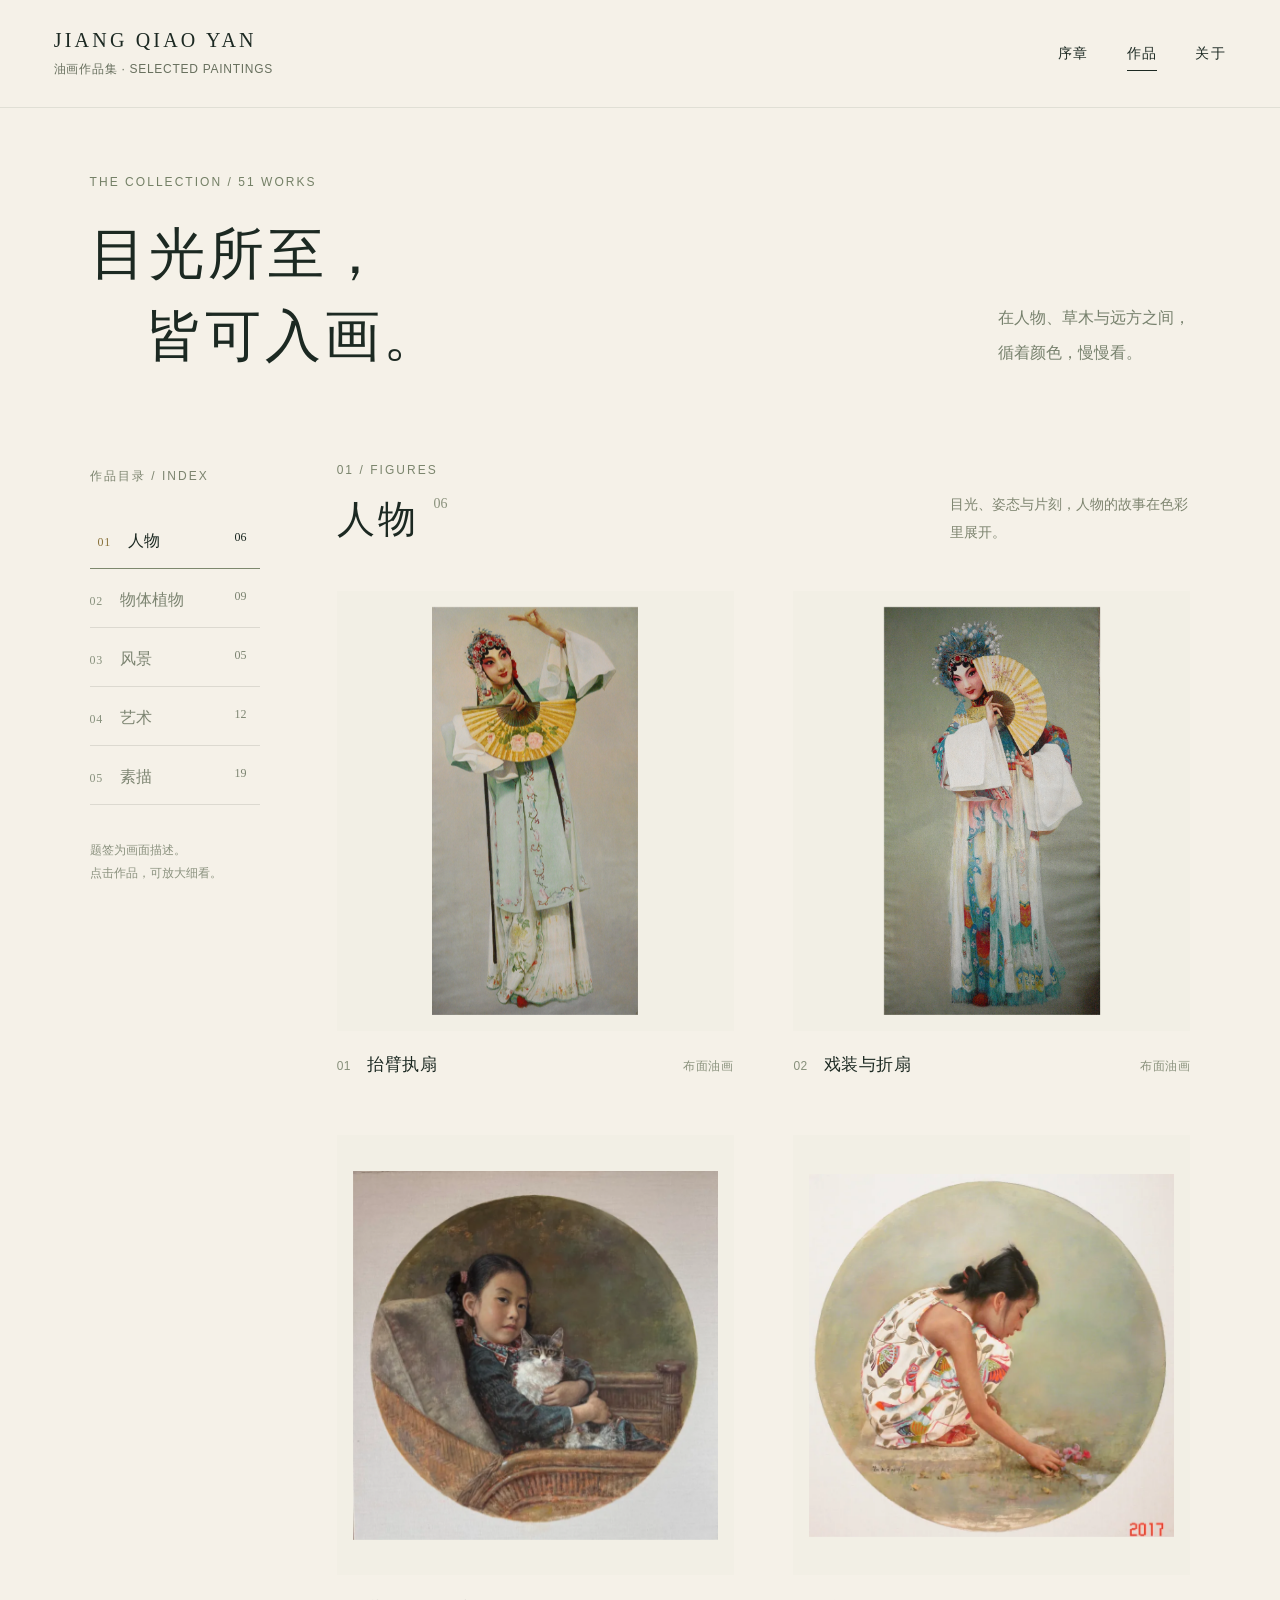
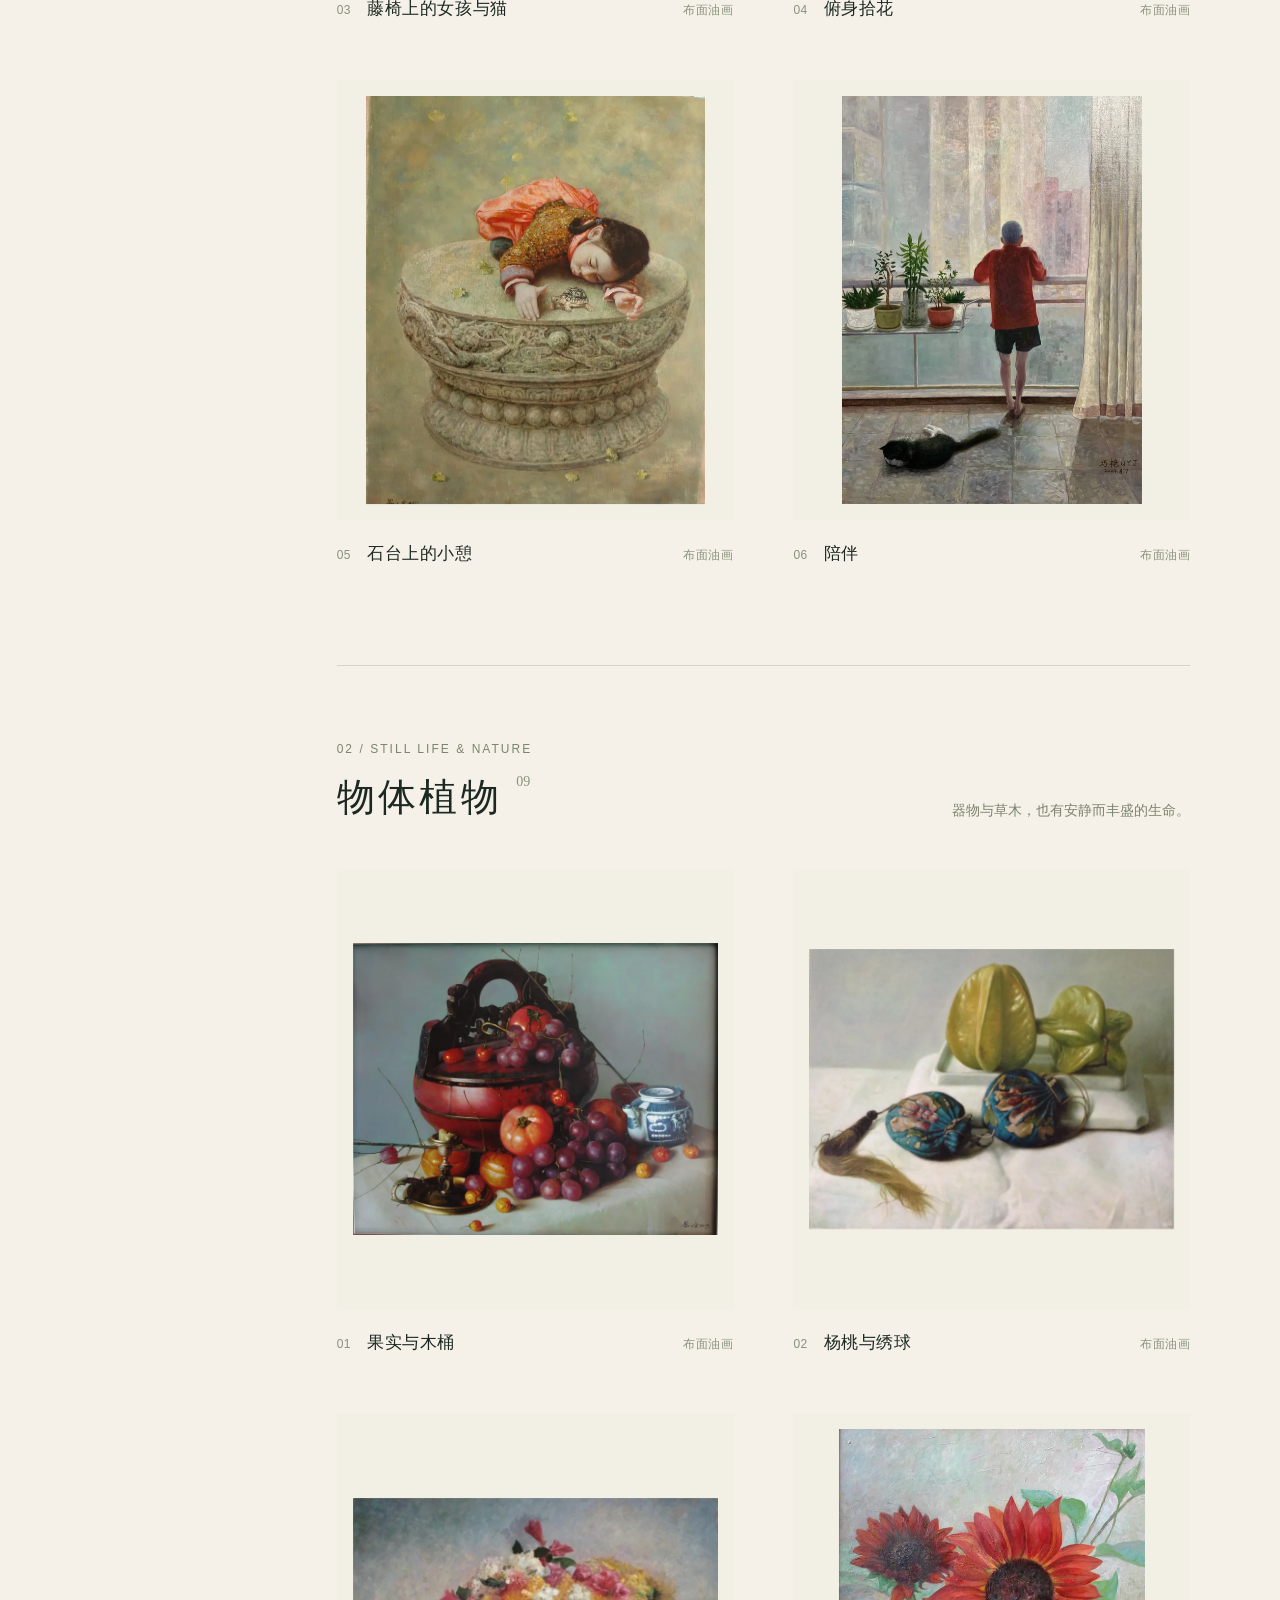
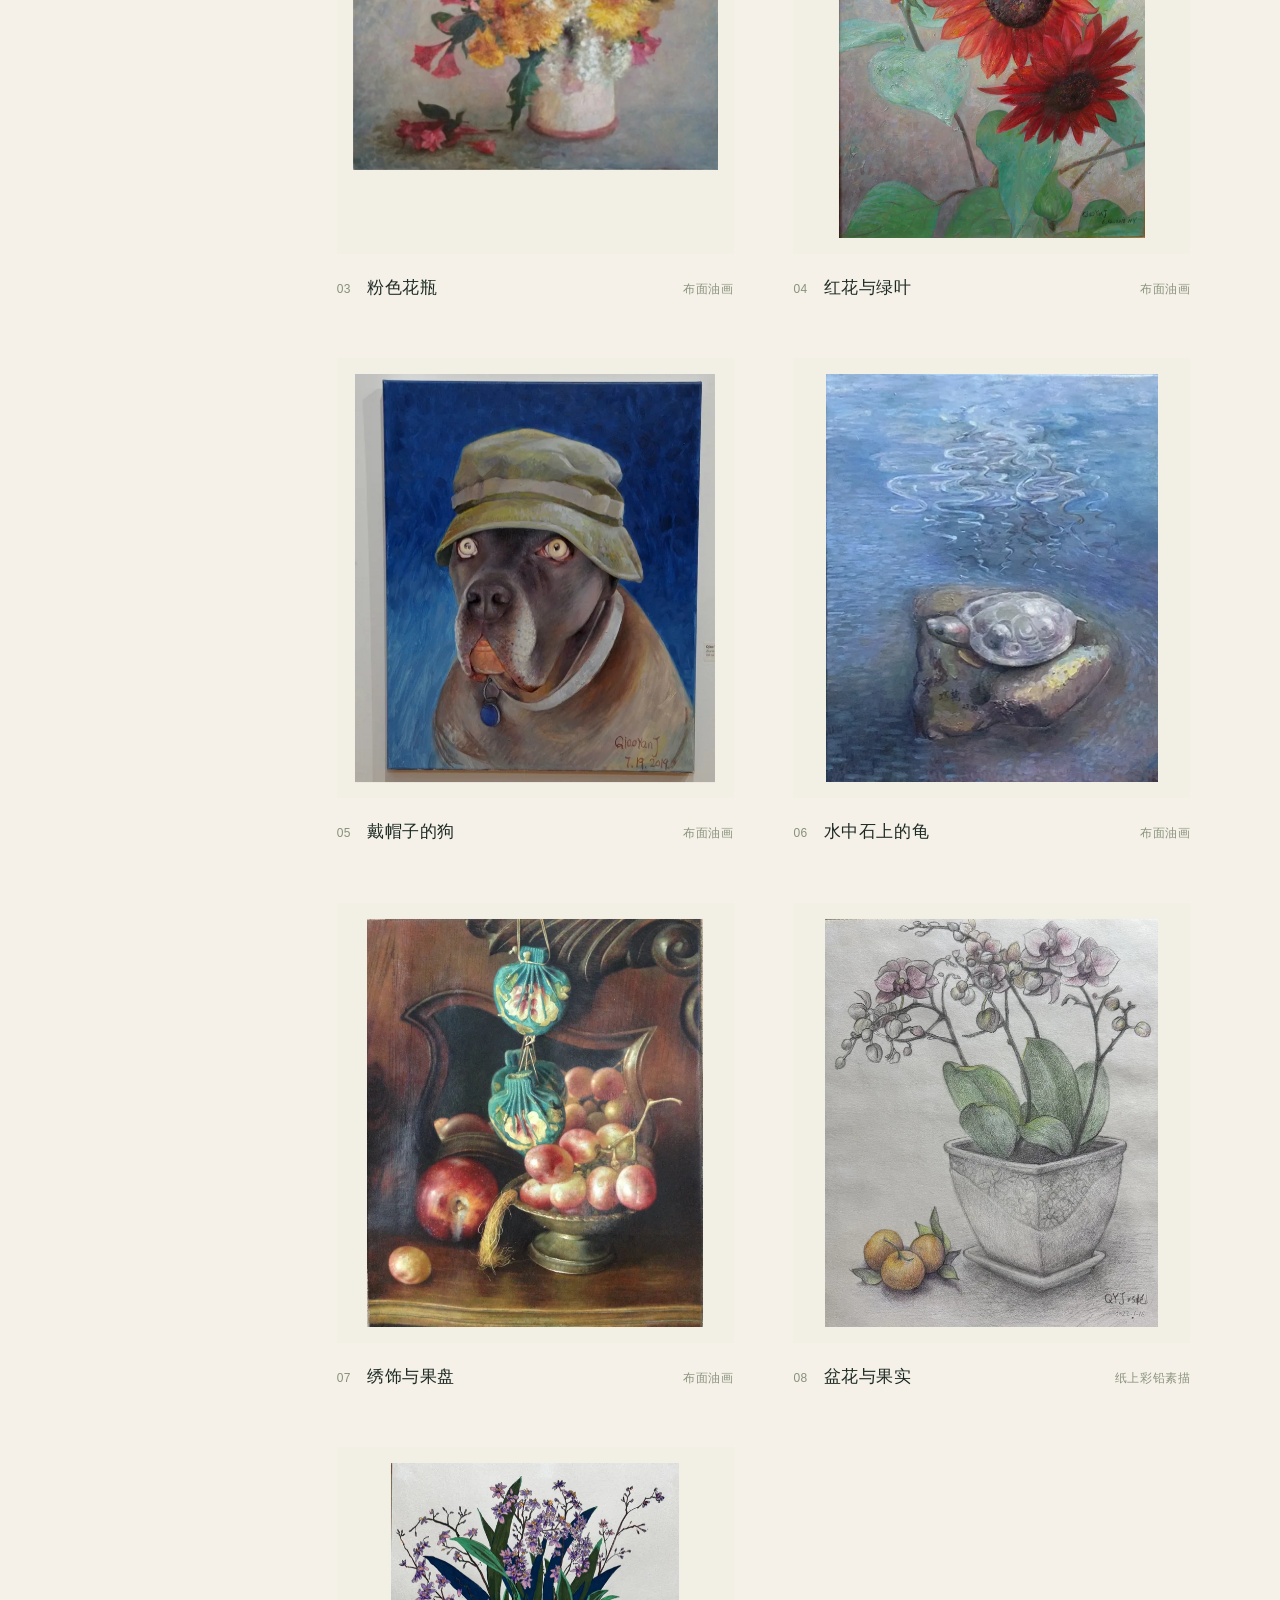
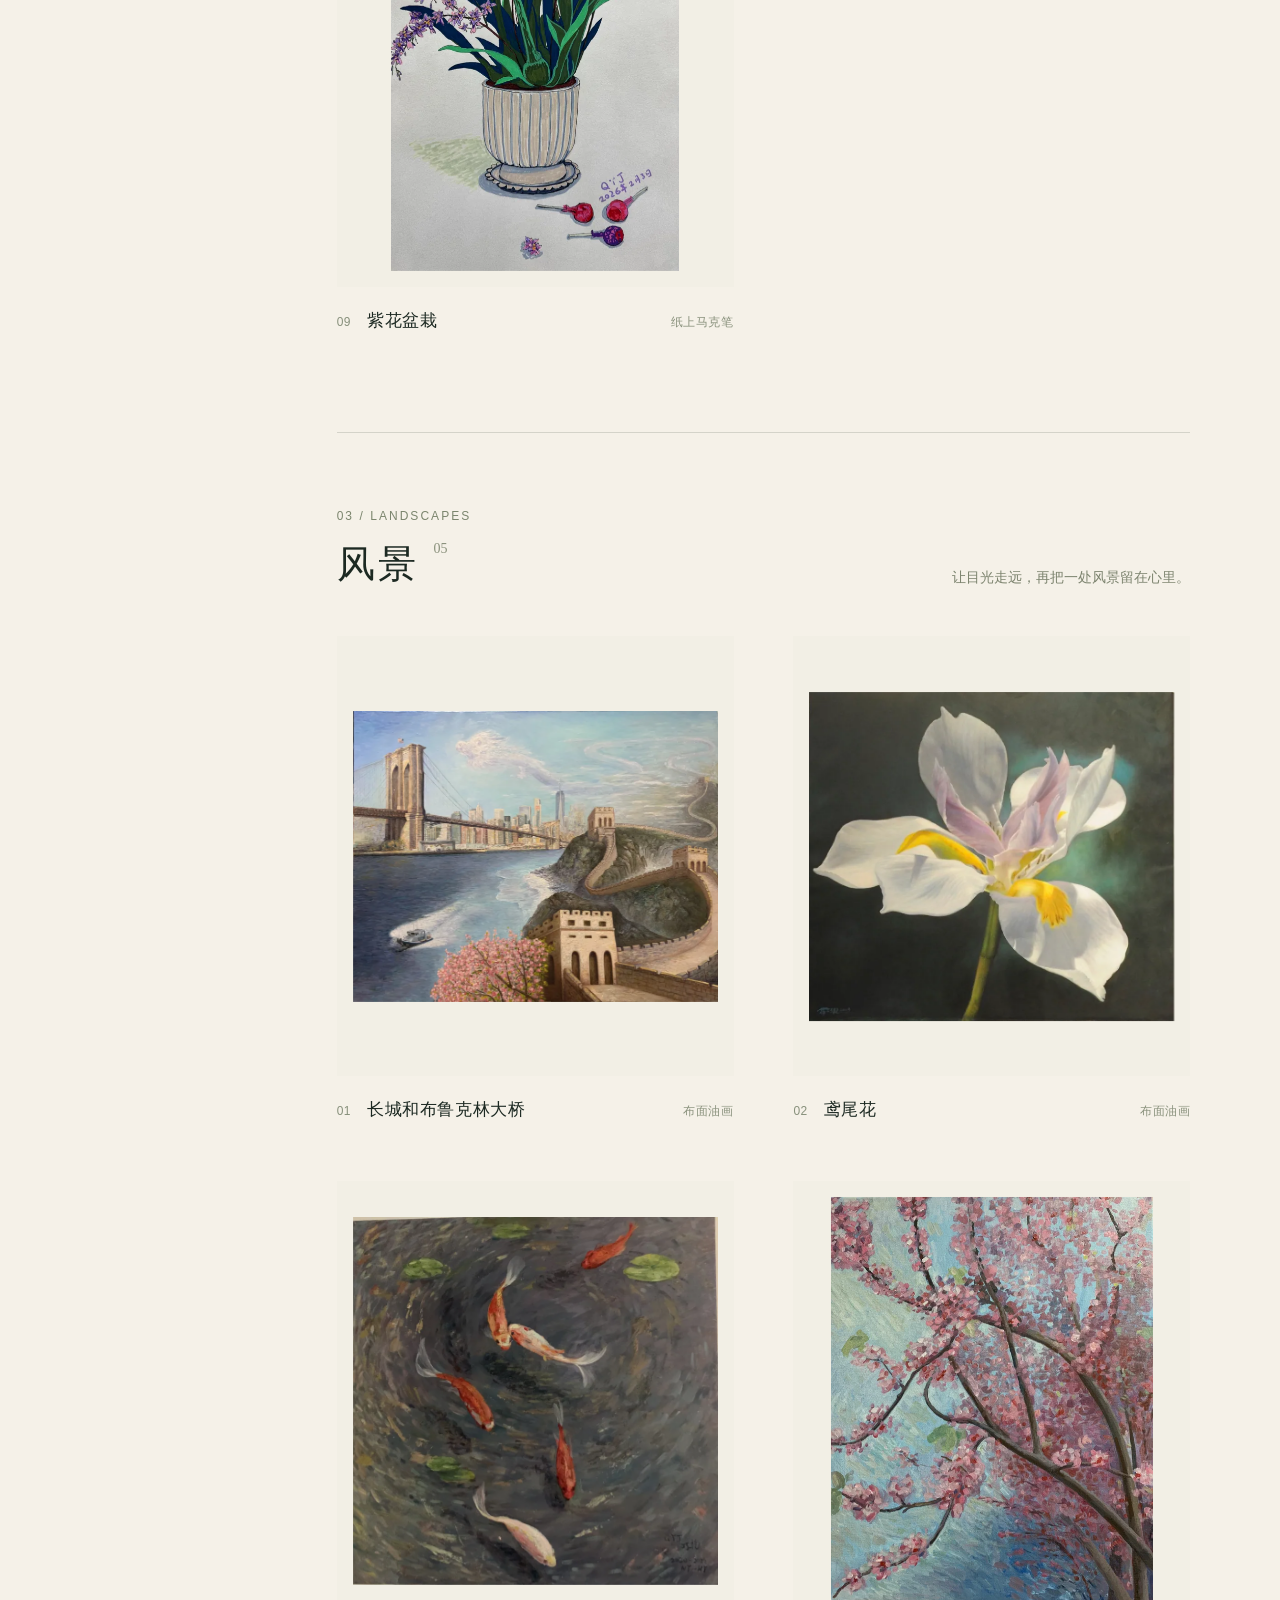
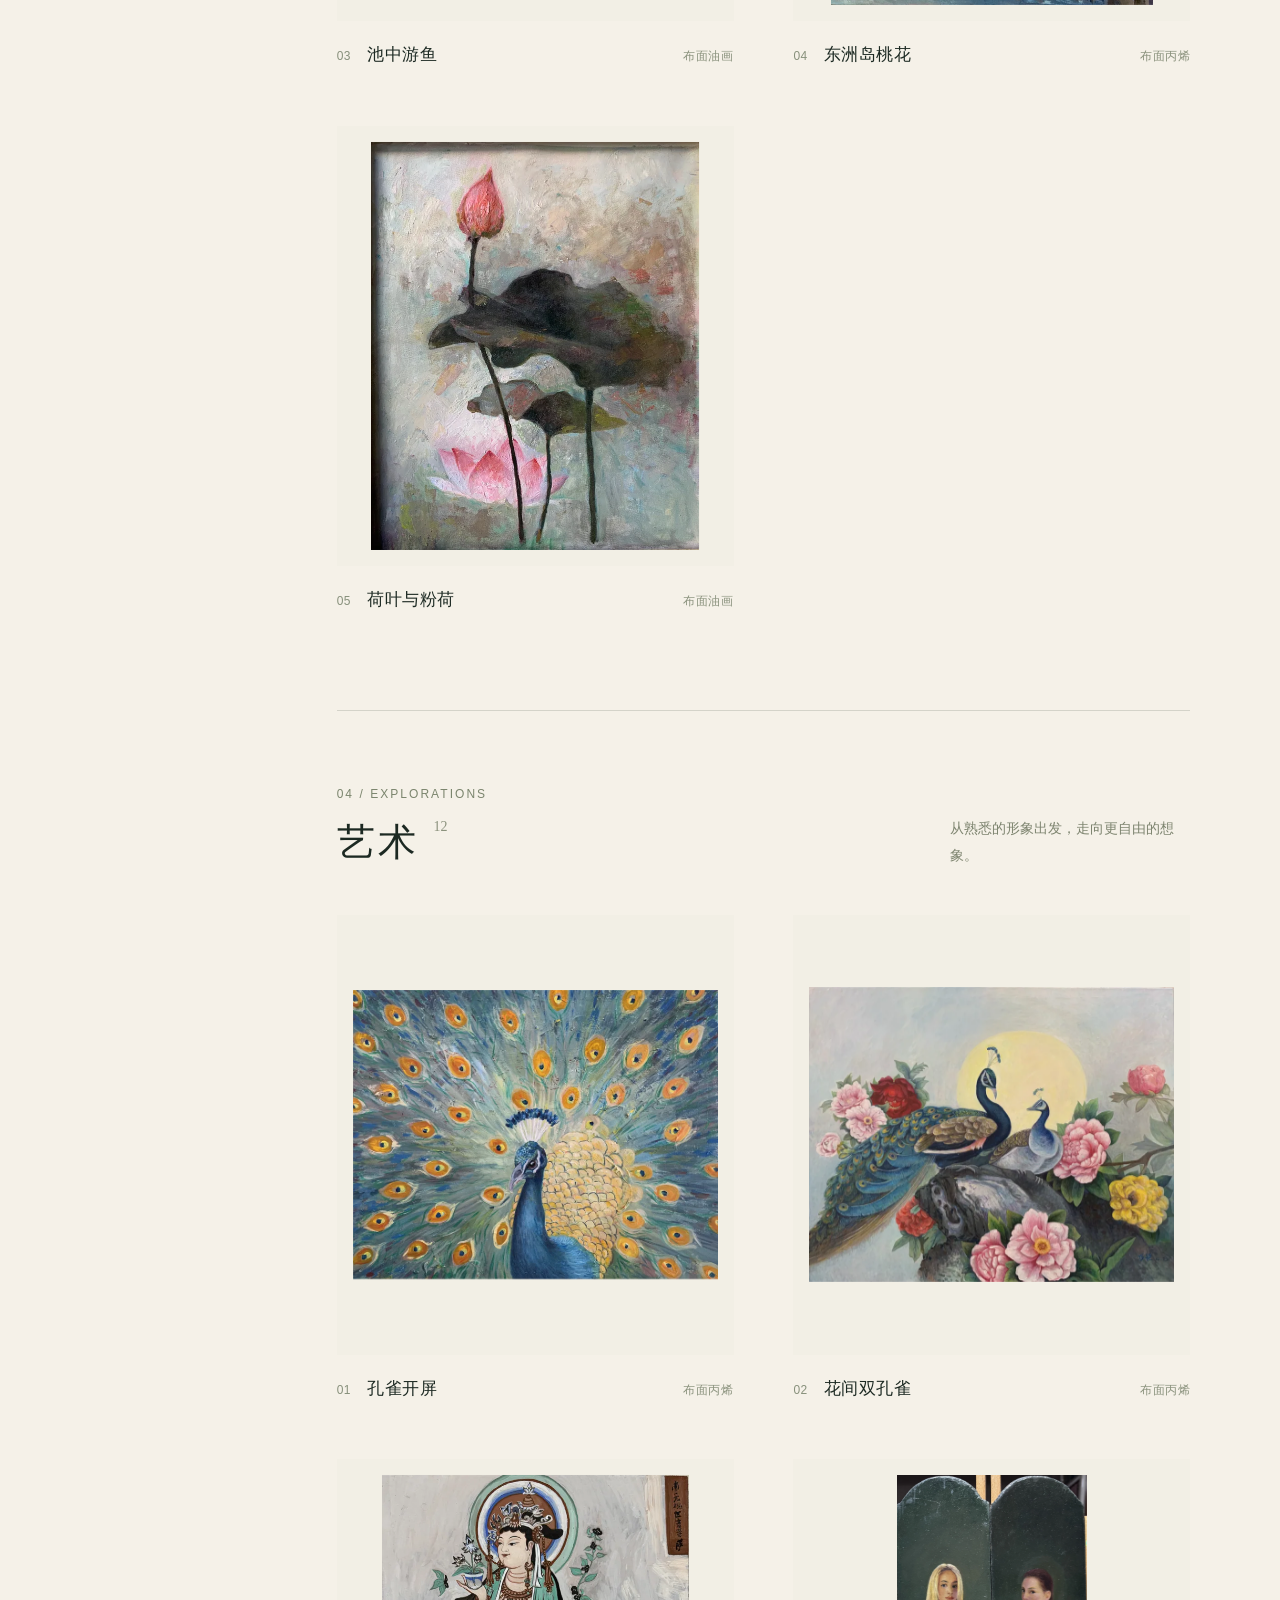
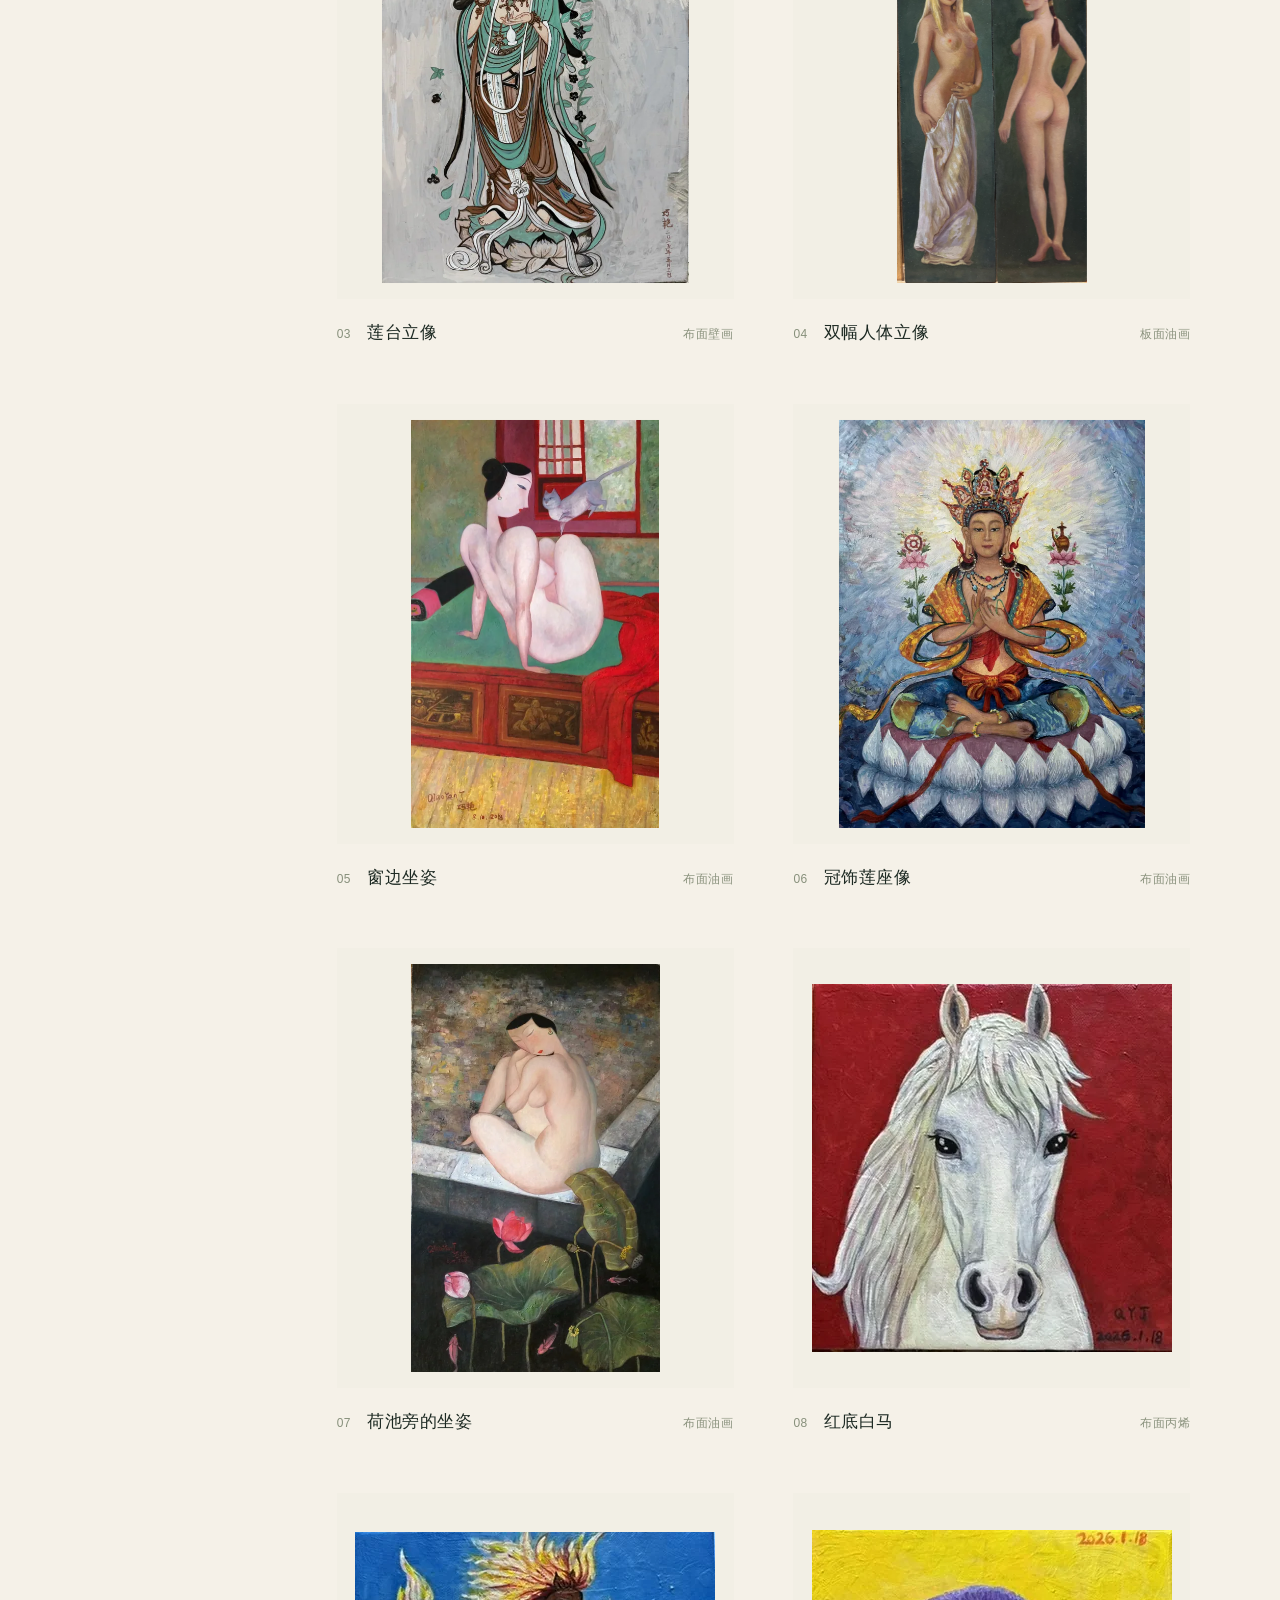
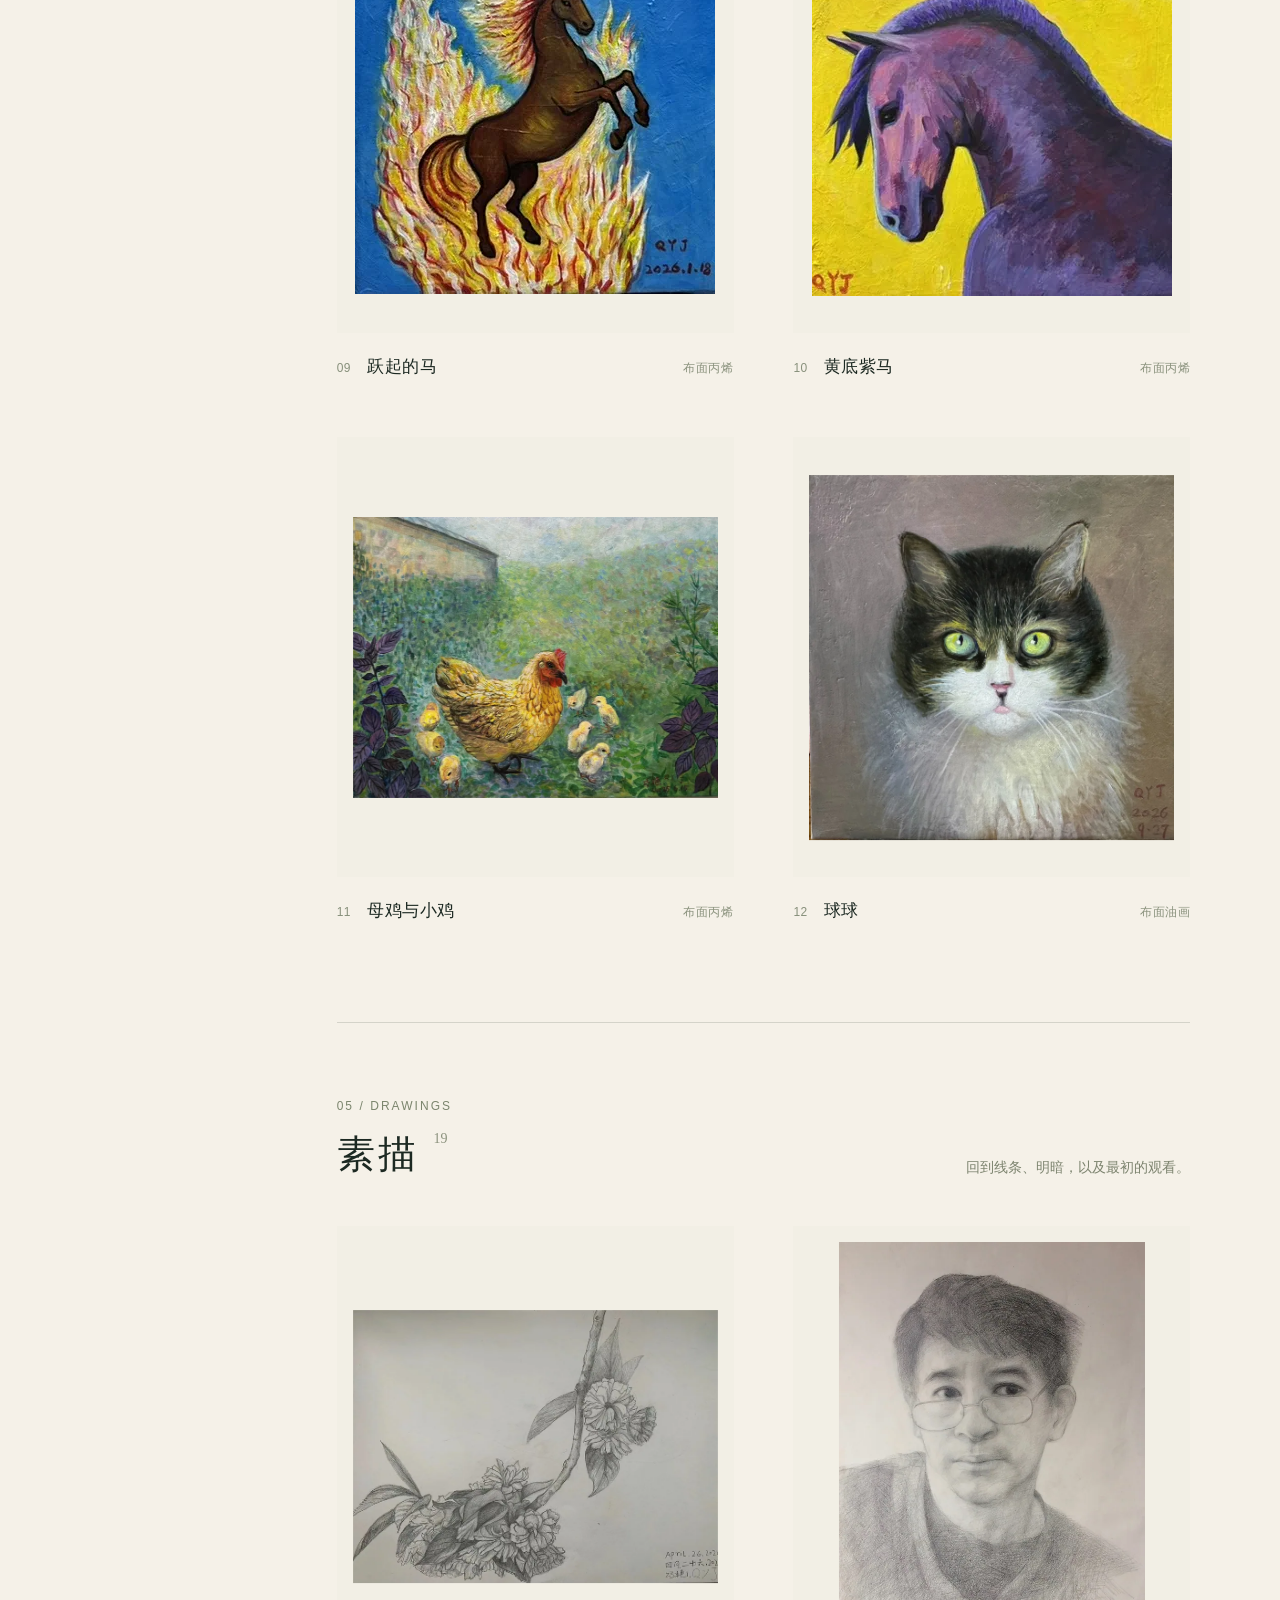
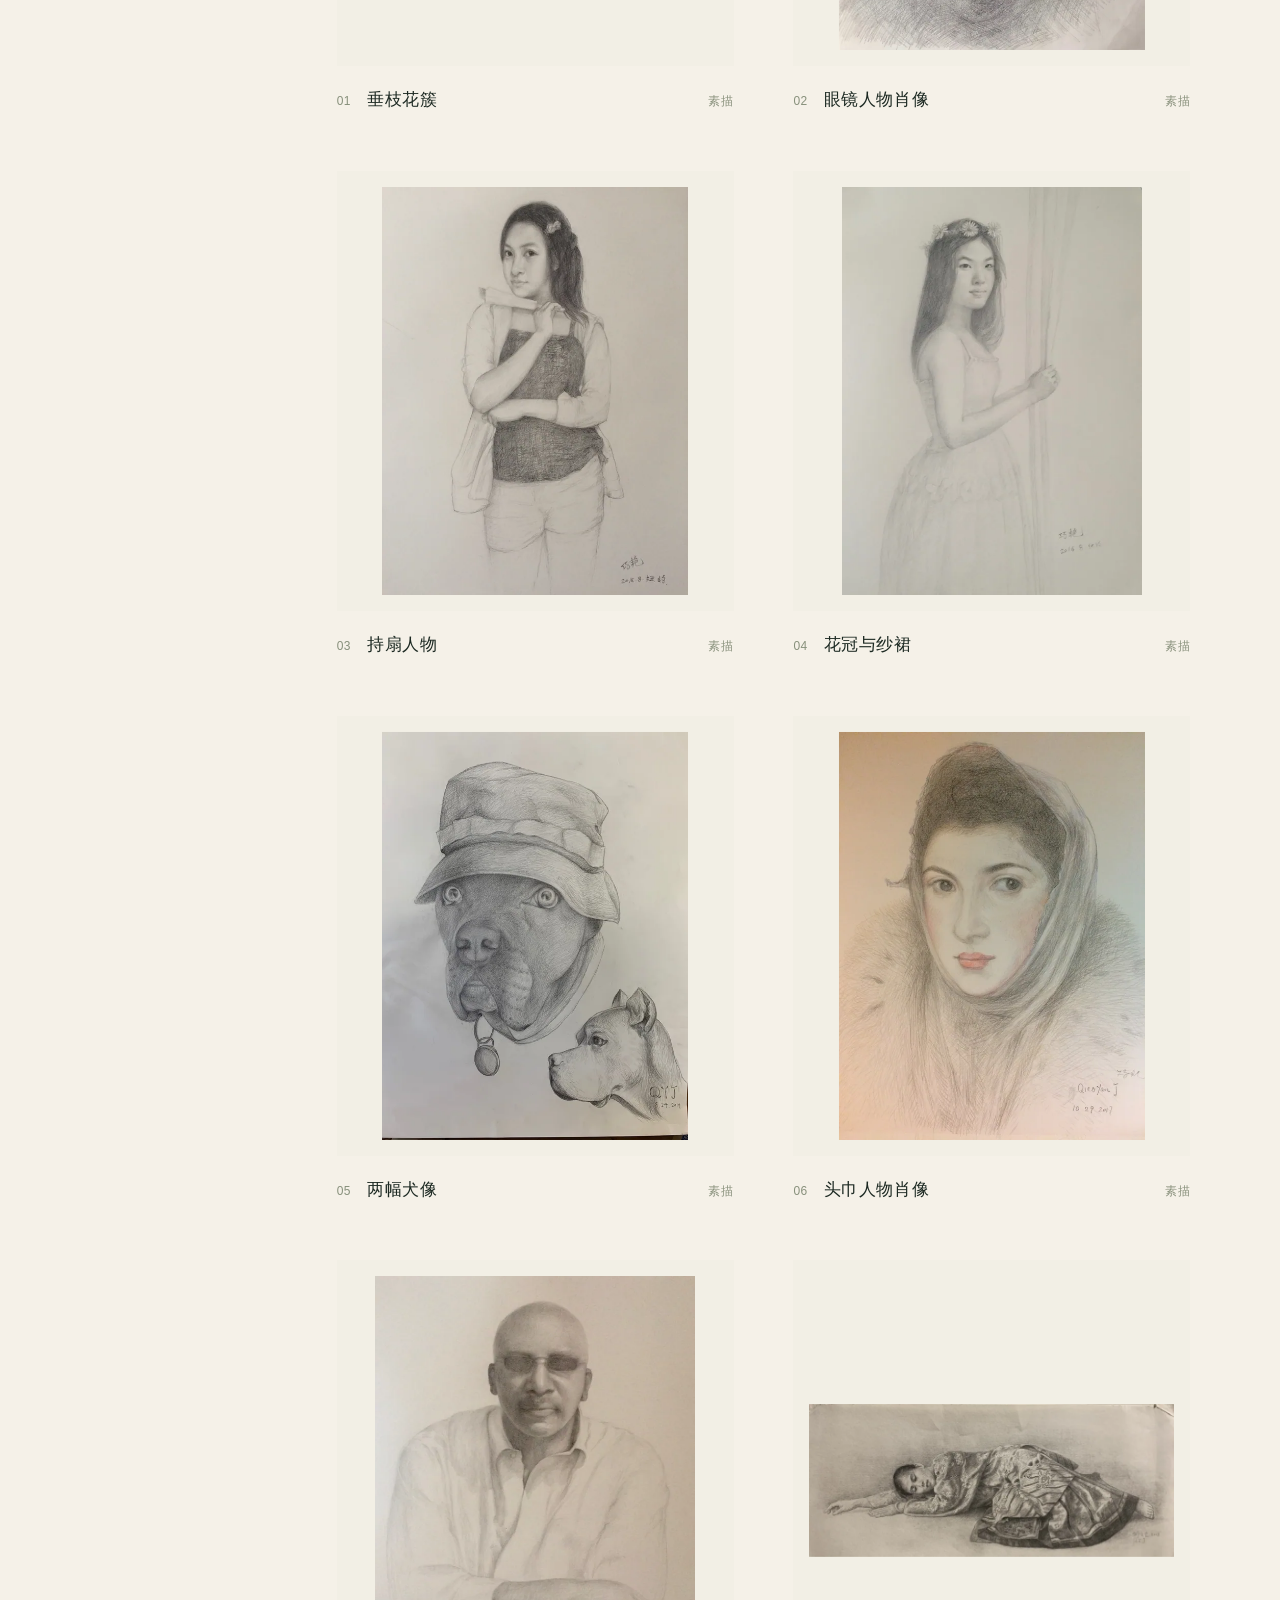
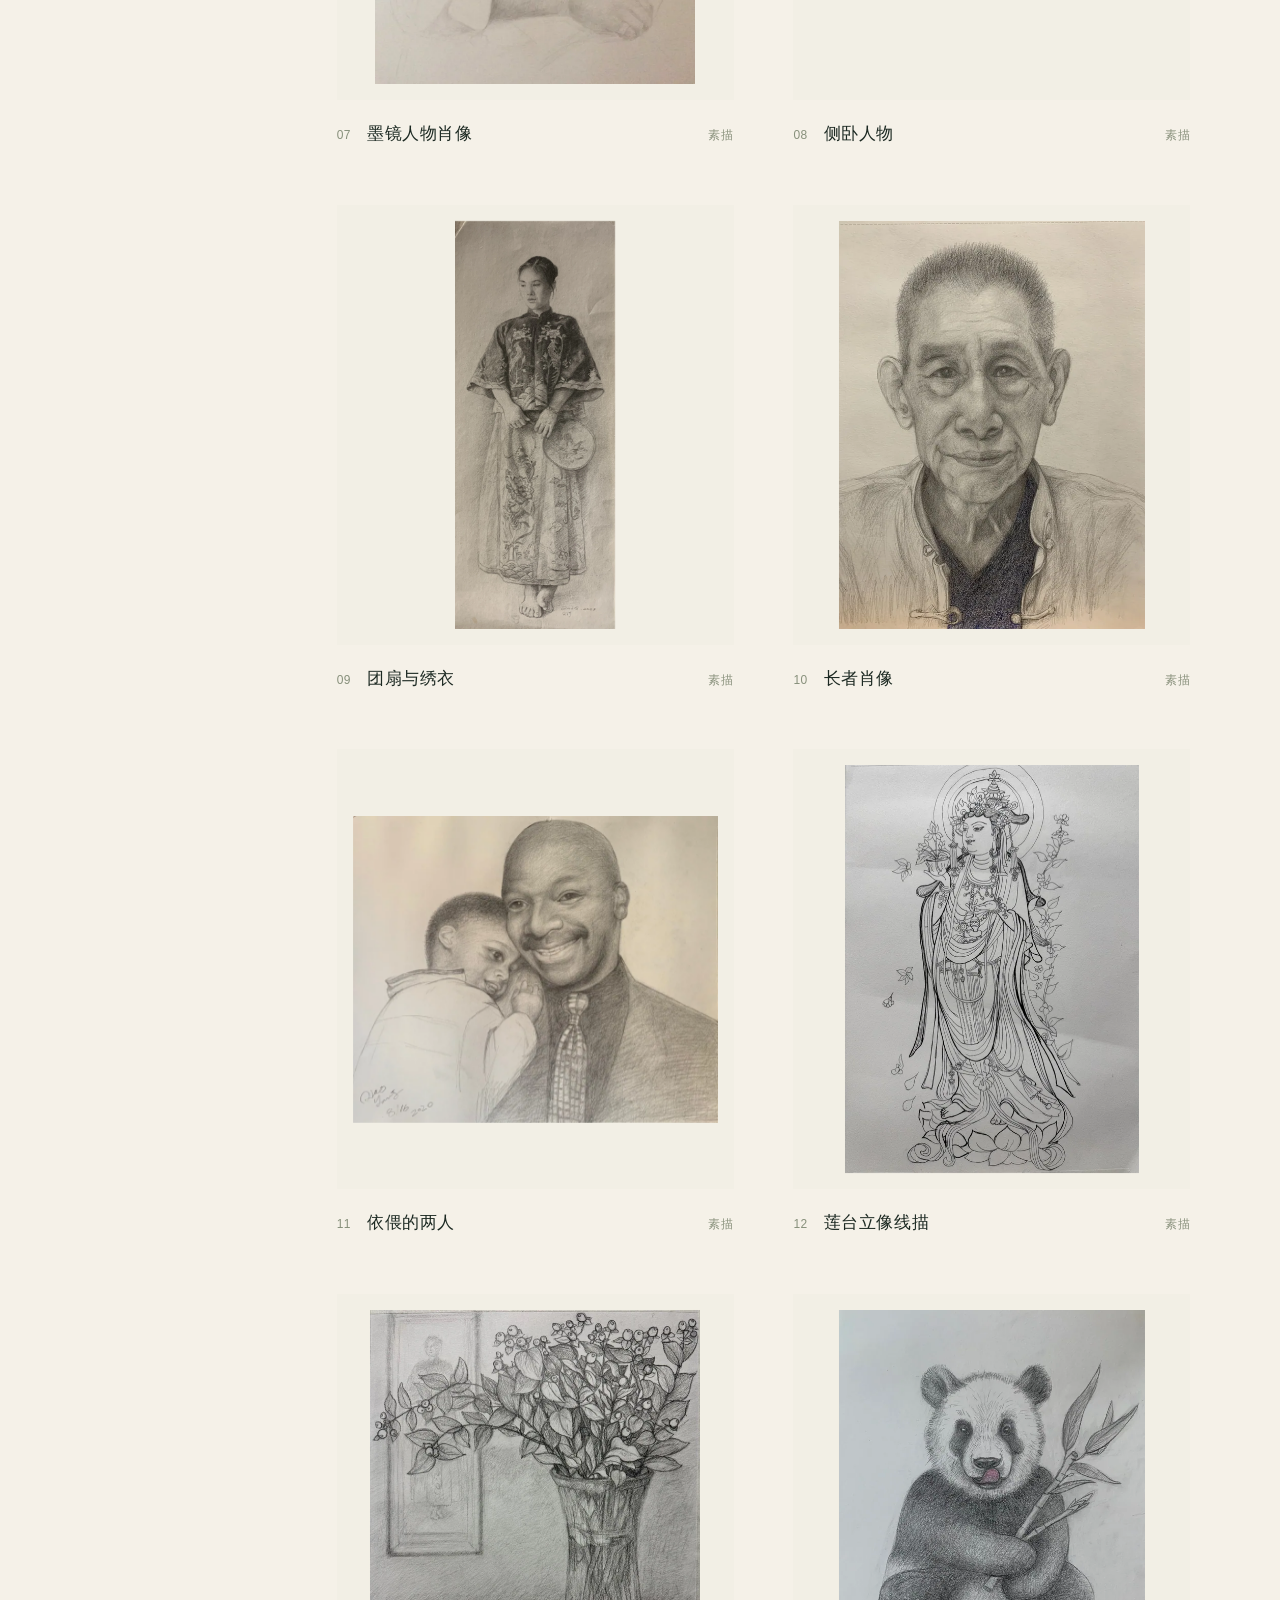
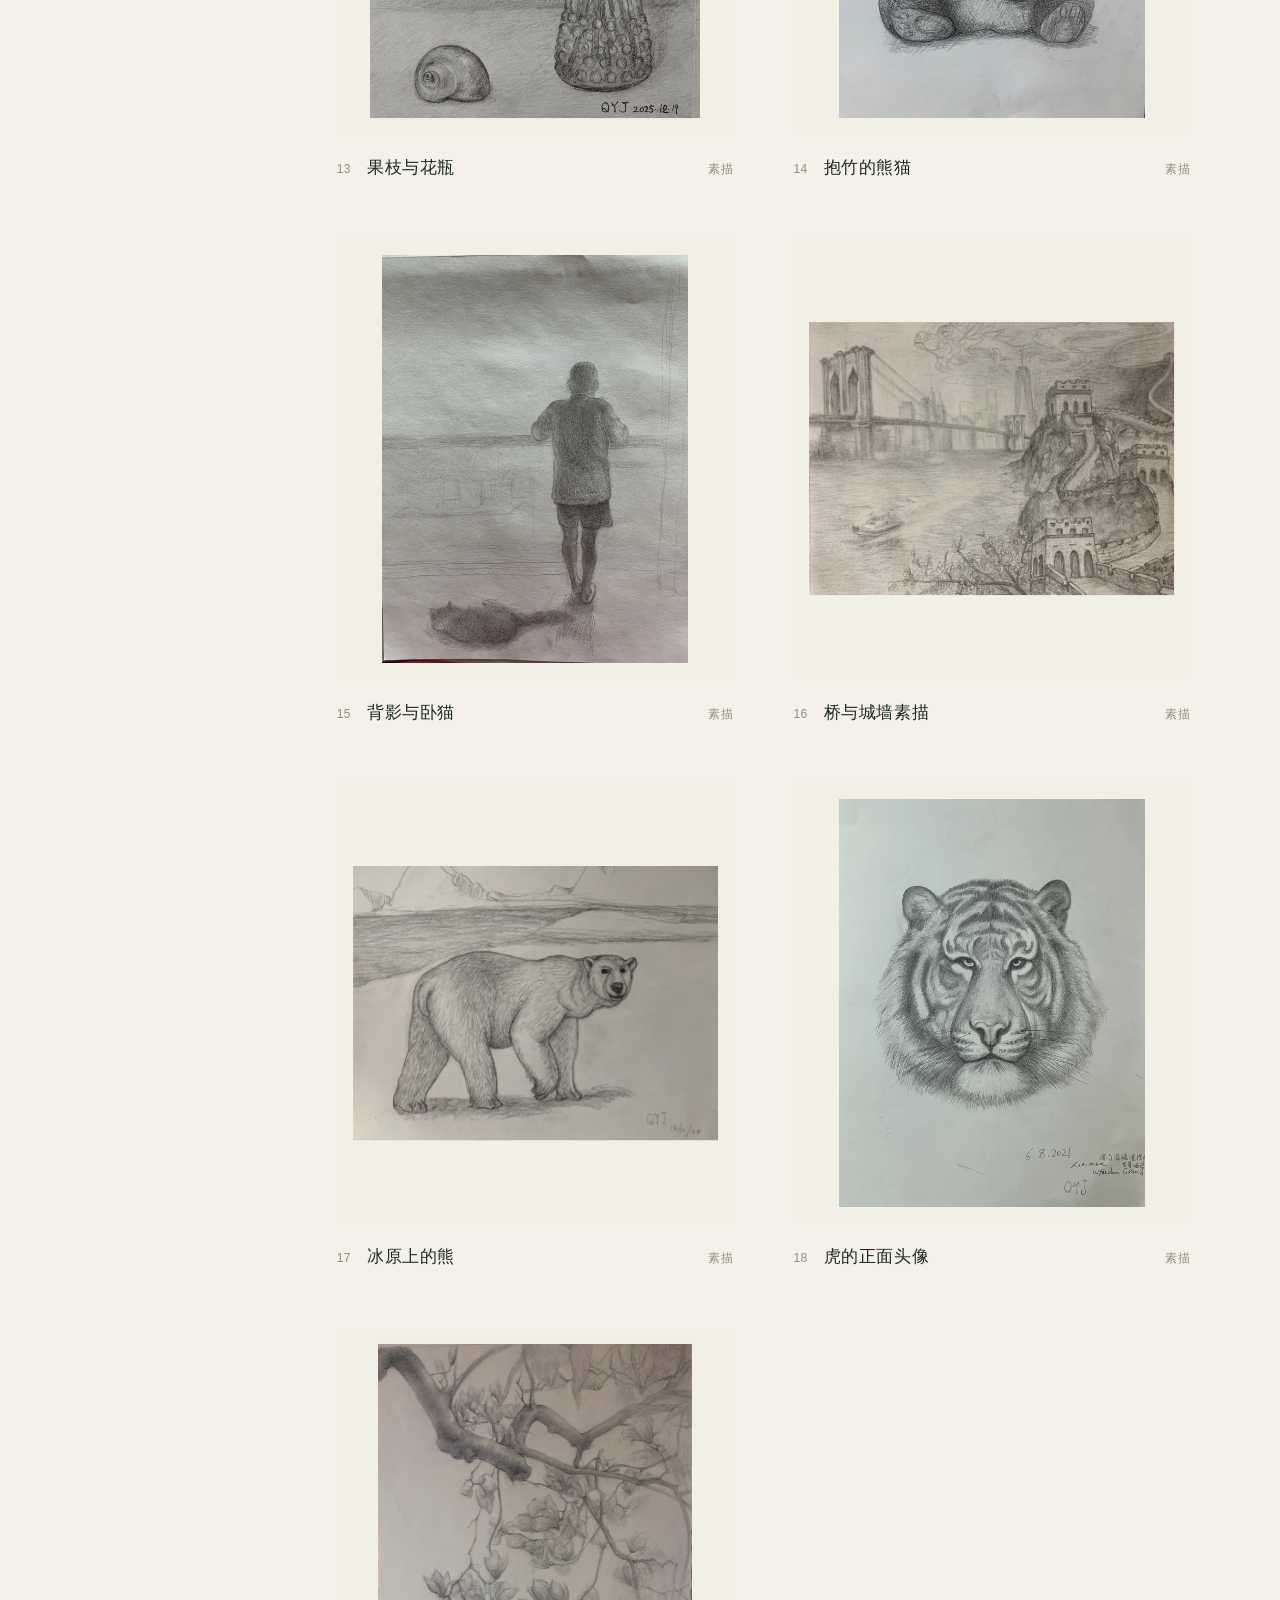
<file: works.html>
<!doctype html><html lang="zh-CN"><head><meta charset="utf-8"><meta name="viewport" content="width=device-width,initial-scale=1"><title>作品 · 四时之间 · Jiang Qiao Yan</title><meta name="description" content="蒋巧艳作品集：人物、物体植物、风景、艺术与素描。"><meta name="theme-color" content="#1c2922"><link rel="icon" href="data:image/svg+xml,%3Csvg xmlns='http://www.w3.org/2000/svg' viewBox='0 0 64 64'%3E%3Crect width='64' height='64' rx='12' fill='%231c2922'/%3E%3Cpath d='M18 44V20h28v24zM25 37l7-14 7 14M28 32h8' fill='none' stroke='%23d6bc76' stroke-width='2'/%3E%3C/svg%3E" type="image/svg+xml"><link rel="stylesheet" href="styles.css?v=7.8"><link rel="stylesheet" href="pages.css?v=7.8"><link rel="stylesheet" href="artwork-details.css?v=7.8"><script defer src="artwork-details.js?v=7.8"></script><script defer src="catalog-data.js?v=7.8.1"></script><script defer src="pages.js?v=7.8"></script></head><body class="works-page"><a class="skip-link" href="#works-content">跳到作品</a><header class="site-header inner-header" id="site-header"><a class="wordmark" href="index.html" aria-label="Jiang Qiao Yan，回到首页"><span>JIANG QIAO YAN</span><small>油画作品集 · SELECTED PAINTINGS</small></a><nav aria-label="主要导航"><a href="index.html">序章</a><a href="works.html" class="active" aria-current="page">作品</a><a href="about.html">关于</a></nav></header><main id="works-content"><div class="works-intro"><div><p class="eyebrow">THE COLLECTION / 51 WORKS</p><h1>目光所至，<em>皆可入画。</em></h1></div><p>在人物、草木与远方之间，<br>循着颜色，慢慢看。</p></div><div class="works-layout"><aside class="category-sidebar"><p class="eyebrow">作品目录 / INDEX</p><nav aria-label="作品分类"><a href="#figures" data-category="figures"><span><small>01</small>人物</span><sup>06</sup></a><a href="#stilllife" data-category="stilllife"><span><small>02</small>物体植物</span><sup>09</sup></a><a href="#landscapes" data-category="landscapes"><span><small>03</small>风景</span><sup>05</sup></a><a href="#art" data-category="art"><span><small>04</small>艺术</span><sup>12</sup></a><a href="#sketches" data-category="sketches"><span><small>05</small>素描</span><sup>19</sup></a></nav><p class="catalog-note">题签为画面描述。<br>点击作品，可放大细看。</p></aside><div class="catalog-sections"><section id="figures" class="catalog-section" aria-labelledby="title-figures"><header class="catalog-heading"><div><p class="eyebrow">01 / FIGURES</p><h2 id="title-figures">人物<sup>06</sup></h2></div><p>目光、姿态与片刻，人物的故事在色彩里展开。</p></header><div class="catalog-grid"><figure class="catalog-card "><div class="art-mount"><a class="art-button image-link" style="--image-ratio:0.50462963;--source-width:1211px" href="assets/catalog/figures-01.webp" data-catalog="figures-01" aria-label="查看：抬臂执扇"><img src="assets/catalog/figures-01-small.webp" srcset="assets/catalog/figures-01-small.webp 404w, assets/catalog/figures-01.webp 1211w" sizes="(max-width:700px) 84vw, 36vw" width="1962" height="3888" alt="身穿浅色戏服、头戴花饰的人物，一手抬起，一手持展开的金色折扇。" loading="eager" decoding="async"><span class="view-hint">细看这幅画 <svg class="ui-icon" viewBox="0 0 24 24" aria-hidden="true" focusable="false"><path d="M5 19 19 5M5 5h14v14"/></svg></span></a></div><figcaption><span><small>01</small>抬臂执扇</span><span>布面油画</span></figcaption></figure><figure class="catalog-card "><div class="art-mount"><a class="art-button image-link" style="--image-ratio:0.53137860;--source-width:1275px" href="assets/catalog/figures-02.webp" data-catalog="figures-02" aria-label="查看：戏装与折扇"><img src="assets/catalog/figures-02-small.webp" srcset="assets/catalog/figures-02-small.webp 425w, assets/catalog/figures-02.webp 1275w" sizes="(max-width:700px) 84vw, 36vw" width="2066" height="3888" alt="头戴蓝色冠饰的戏装人物侧身站立，将展开的折扇举在肩前。" loading="eager" decoding="async"><span class="view-hint">细看这幅画 <svg class="ui-icon" viewBox="0 0 24 24" aria-hidden="true" focusable="false"><path d="M5 19 19 5M5 5h14v14"/></svg></span></a></div><figcaption><span><small>02</small>戏装与折扇</span><span>布面油画</span></figcaption></figure><figure class="catalog-card "><div class="art-mount"><a class="art-button image-link" style="--image-ratio:0.98974609;--source-width:2027px" href="assets/catalog/figures-03-20261003.webp" data-catalog="figures-03" aria-label="查看：藤椅上的女孩与猫"><img src="assets/catalog/figures-03-20261003-small.webp" srcset="assets/catalog/figures-03-20261003-small.webp 792w, assets/catalog/figures-03-20261003.webp 2027w" sizes="(max-width:700px) 84vw, 36vw" width="2027" height="2048" alt="圆形画面中，女孩坐在藤椅上，双臂抱着一只白灰色的猫。" loading="lazy" decoding="async"><span class="view-hint">细看这幅画 <svg class="ui-icon" viewBox="0 0 24 24" aria-hidden="true" focusable="false"><path d="M5 19 19 5M5 5h14v14"/></svg></span></a></div><figcaption><span><small>03</small>藤椅上的女孩与猫</span><span>布面油画</span></figcaption></figure><figure class="catalog-card "><div class="art-mount"><a class="art-button image-link" style="--image-ratio:1.00594766;--source-width:2400px" href="assets/catalog/figures-04.webp" data-catalog="figures-04" aria-label="查看：俯身拾花"><img src="assets/catalog/figures-04-small.webp" srcset="assets/catalog/figures-04-small.webp 800w, assets/catalog/figures-04.webp 2400w" sizes="(max-width:700px) 84vw, 36vw" width="2537" height="2522" alt="圆形画面中，穿花裙的女孩蹲在石阶边，伸手触碰地上的粉色花朵。" loading="lazy" decoding="async"><span class="view-hint">细看这幅画 <svg class="ui-icon" viewBox="0 0 24 24" aria-hidden="true" focusable="false"><path d="M5 19 19 5M5 5h14v14"/></svg></span></a></div><figcaption><span><small>04</small>俯身拾花</span><span>布面油画</span></figcaption></figure><figure class="catalog-card "><div class="art-mount"><a class="art-button image-link" style="--image-ratio:0.83143432;--source-width:1995px" href="assets/catalog/figures-05.webp" data-catalog="figures-05" aria-label="查看：石台上的小憩"><img src="assets/catalog/figures-05-small.webp" srcset="assets/catalog/figures-05-small.webp 665w, assets/catalog/figures-05.webp 1995w" sizes="(max-width:700px) 84vw, 36vw" width="2481" height="2984" alt="穿红色花衣的女孩伏在雕花圆形石台上，闭着双眼，手臂垂在台边。" loading="lazy" decoding="async"><span class="view-hint">细看这幅画 <svg class="ui-icon" viewBox="0 0 24 24" aria-hidden="true" focusable="false"><path d="M5 19 19 5M5 5h14v14"/></svg></span></a></div><figcaption><span><small>05</small>石台上的小憩</span><span>布面油画</span></figcaption></figure><figure class="catalog-card "><div class="art-mount"><a class="art-button image-link" style="--image-ratio:0.73588517;--source-width:1766px" href="assets/catalog/figures-06.webp" data-catalog="figures-06" aria-label="查看：陪伴"><img src="assets/catalog/figures-06-small.webp" srcset="assets/catalog/figures-06-small.webp 589w, assets/catalog/figures-06.webp 1766w" sizes="(max-width:700px) 84vw, 36vw" width="3845" height="5225" alt="一名穿红色上衣的人背对观者站在落地窗前，窗边摆着盆栽，地上卧着一只黑猫。" loading="lazy" decoding="async"><span class="view-hint">细看这幅画 <svg class="ui-icon" viewBox="0 0 24 24" aria-hidden="true" focusable="false"><path d="M5 19 19 5M5 5h14v14"/></svg></span></a></div><figcaption><span><small>06</small>陪伴</span><span>布面油画</span></figcaption></figure></div></section><section id="stilllife" class="catalog-section" aria-labelledby="title-stilllife"><header class="catalog-heading"><div><p class="eyebrow">02 / STILL LIFE & NATURE</p><h2 id="title-stilllife">物体植物<sup>09</sup></h2></div><p>器物与草木，也有安静而丰盛的生命。</p></header><div class="catalog-grid"><figure class="catalog-card "><div class="art-mount"><a class="art-button image-link" style="--image-ratio:1.25343053;--source-width:2400px" href="assets/catalog/stilllife-01.webp" data-catalog="stilllife-01" aria-label="查看：果实与木桶"><img src="assets/catalog/stilllife-01-small.webp" srcset="assets/catalog/stilllife-01-small.webp 800w, assets/catalog/stilllife-01.webp 2400w" sizes="(max-width:700px) 84vw, 36vw" width="2923" height="2332" alt="红色木桶、葡萄、苹果等果实摆在白色台面上，旁边有蓝白色小罐和金属器皿。" loading="lazy" decoding="async"><span class="view-hint">细看这幅画 <svg class="ui-icon" viewBox="0 0 24 24" aria-hidden="true" focusable="false"><path d="M5 19 19 5M5 5h14v14"/></svg></span></a></div><figcaption><span><small>01</small>果实与木桶</span><span>布面油画</span></figcaption></figure><figure class="catalog-card "><div class="art-mount"><a class="art-button image-link" style="--image-ratio:1.30179146;--source-width:2400px" href="assets/catalog/stilllife-02.webp" data-catalog="stilllife-02" aria-label="查看：杨桃与绣球"><img src="assets/catalog/stilllife-02-small.webp" srcset="assets/catalog/stilllife-02-small.webp 800w, assets/catalog/stilllife-02.webp 2400w" sizes="(max-width:700px) 84vw, 36vw" width="2834" height="2177" alt="白色台面上放着两个蓝色花纹绣球和长流苏，后方托盘里摆着黄绿色杨桃。" loading="lazy" decoding="async"><span class="view-hint">细看这幅画 <svg class="ui-icon" viewBox="0 0 24 24" aria-hidden="true" focusable="false"><path d="M5 19 19 5M5 5h14v14"/></svg></span></a></div><figcaption><span><small>02</small>杨桃与绣球</span><span>布面油画</span></figcaption></figure><figure class="catalog-card "><div class="art-mount"><a class="art-button image-link" style="--image-ratio:1.34312210;--source-width:869px" href="assets/catalog/stilllife-03.webp" data-catalog="stilllife-03" aria-label="查看：粉色花瓶"><img src="assets/catalog/stilllife-03-small.webp" srcset="assets/catalog/stilllife-03-small.webp 800w, assets/catalog/stilllife-03.webp 869w" sizes="(max-width:700px) 84vw, 36vw" width="869" height="647" alt="粉色花瓶中插着白、黄、红等颜色的花朵，台面上散落着几朵红花。" loading="lazy" decoding="async"><span class="view-hint">细看这幅画 <svg class="ui-icon" viewBox="0 0 24 24" aria-hidden="true" focusable="false"><path d="M5 19 19 5M5 5h14v14"/></svg></span></a></div><figcaption><span><small>03</small>粉色花瓶</span><span>布面油画</span></figcaption></figure><figure class="catalog-card "><div class="art-mount"><a class="art-button image-link" style="--image-ratio:0.75170300;--source-width:1804px" href="assets/catalog/stilllife-04.webp" data-catalog="stilllife-04" aria-label="查看：红花与绿叶"><img src="assets/catalog/stilllife-04-small.webp" srcset="assets/catalog/stilllife-04-small.webp 601w, assets/catalog/stilllife-04.webp 1804w" sizes="(max-width:700px) 84vw, 36vw" width="2207" height="2936" alt="三朵深色花心的红色大花沿枝茎展开，周围是绿色叶片和浅蓝灰色背景。" loading="lazy" decoding="async"><span class="view-hint">细看这幅画 <svg class="ui-icon" viewBox="0 0 24 24" aria-hidden="true" focusable="false"><path d="M5 19 19 5M5 5h14v14"/></svg></span></a></div><figcaption><span><small>04</small>红花与绿叶</span><span>布面油画</span></figcaption></figure><figure class="catalog-card "><div class="art-mount"><a class="art-button image-link" style="--image-ratio:0.88368201;--source-width:1056px" href="assets/catalog/stilllife-05.webp" data-catalog="stilllife-05" aria-label="查看：戴帽子的狗"><img src="assets/catalog/stilllife-05-small.webp" srcset="assets/catalog/stilllife-05-small.webp 707w, assets/catalog/stilllife-05.webp 1056w" sizes="(max-width:700px) 84vw, 36vw" width="1056" height="1195" alt="蓝色背景前，一只棕色短毛狗戴着浅色帽子和项圈，正面望向前方。" loading="lazy" decoding="async"><span class="view-hint">细看这幅画 <svg class="ui-icon" viewBox="0 0 24 24" aria-hidden="true" focusable="false"><path d="M5 19 19 5M5 5h14v14"/></svg></span></a></div><figcaption><span><small>05</small>戴帽子的狗</span><span>布面油画</span></figcaption></figure><figure class="catalog-card "><div class="art-mount"><a class="art-button image-link" style="--image-ratio:0.81215470;--source-width:588px" href="assets/catalog/stilllife-06.webp" data-catalog="stilllife-06" aria-label="查看：水中石上的龟"><img src="assets/catalog/stilllife-06-small.webp" srcset="assets/catalog/stilllife-06-small.webp 588w, assets/catalog/stilllife-06.webp 588w" sizes="(max-width:700px) 84vw, 36vw" width="588" height="724" alt="一只灰色龟伏在水中的石块上，周围的蓝色水面布满弯曲的倒影和波纹。" loading="lazy" decoding="async"><span class="view-hint">细看这幅画 <svg class="ui-icon" viewBox="0 0 24 24" aria-hidden="true" focusable="false"><path d="M5 19 19 5M5 5h14v14"/></svg></span></a></div><figcaption><span><small>06</small>水中石上的龟</span><span>布面油画</span></figcaption></figure><figure class="catalog-card "><div class="art-mount"><a class="art-button image-link" style="--image-ratio:0.82373845;--source-width:1977px" href="assets/catalog/stilllife-07.webp" data-catalog="stilllife-07" aria-label="查看：绣饰与果盘"><img src="assets/catalog/stilllife-07-small.webp" srcset="assets/catalog/stilllife-07-small.webp 659w, assets/catalog/stilllife-07.webp 1977w" sizes="(max-width:700px) 84vw, 36vw" width="2318" height="2814" alt="木椅前的金属果盘盛着葡萄和圆形果实，蓝绿色绣饰与金色流苏从上方垂下。" loading="lazy" decoding="async"><span class="view-hint">细看这幅画 <svg class="ui-icon" viewBox="0 0 24 24" aria-hidden="true" focusable="false"><path d="M5 19 19 5M5 5h14v14"/></svg></span></a></div><figcaption><span><small>07</small>绣饰与果盘</span><span>布面油画</span></figcaption></figure><figure class="catalog-card "><div class="art-mount"><a class="art-button image-link" style="--image-ratio:0.81664499;--source-width:1960px" href="assets/catalog/stilllife-08.webp" data-catalog="stilllife-08" aria-label="查看：盆花与果实"><img src="assets/catalog/stilllife-08-small.webp" srcset="assets/catalog/stilllife-08-small.webp 653w, assets/catalog/stilllife-08.webp 1960w" sizes="(max-width:700px) 84vw, 36vw" width="3768" height="4614" alt="方形花盆中长着宽叶和多枝淡粉色花朵，盆旁摆着几枚黄色果实。" loading="lazy" decoding="async"><span class="view-hint">细看这幅画 <svg class="ui-icon" viewBox="0 0 24 24" aria-hidden="true" focusable="false"><path d="M5 19 19 5M5 5h14v14"/></svg></span></a></div><figcaption><span><small>08</small>盆花与果实</span><span>纸上彩铅素描</span></figcaption></figure><figure class="catalog-card "><div class="art-mount"><a class="art-button image-link" style="--image-ratio:0.70751953;--source-width:1449px" href="assets/catalog/stilllife-09-20261003.webp" data-catalog="stilllife-09" aria-label="查看：紫花盆栽"><img src="assets/catalog/stilllife-09-20261003-small.webp" srcset="assets/catalog/stilllife-09-20261003-small.webp 566w, assets/catalog/stilllife-09-20261003.webp 1449w" sizes="(max-width:700px) 84vw, 36vw" width="1449" height="2048" alt="带竖条纹的花盆中长着深绿色长叶和细小紫花，盆边散落着几支红紫色棒棒糖。" loading="lazy" decoding="async"><span class="view-hint">细看这幅画 <svg class="ui-icon" viewBox="0 0 24 24" aria-hidden="true" focusable="false"><path d="M5 19 19 5M5 5h14v14"/></svg></span></a></div><figcaption><span><small>09</small>紫花盆栽</span><span>纸上马克笔</span></figcaption></figure></div></section><section id="landscapes" class="catalog-section" aria-labelledby="title-landscapes"><header class="catalog-heading"><div><p class="eyebrow">03 / LANDSCAPES</p><h2 id="title-landscapes">风景<sup>05</sup></h2></div><p>让目光走远，再把一处风景留在心里。</p></header><div class="catalog-grid"><figure class="catalog-card "><div class="art-mount"><a class="art-button image-link" style="--image-ratio:1.25673808;--source-width:2400px" href="assets/catalog/landscapes-01.webp" data-catalog="landscapes-01" aria-label="查看：长城和布鲁克林大桥"><img src="assets/catalog/landscapes-01-small.webp" srcset="assets/catalog/landscapes-01-small.webp 800w, assets/catalog/landscapes-01.webp 2400w" sizes="(max-width:700px) 84vw, 36vw" width="3637" height="2894" alt="宽阔水面的一侧是悬索桥和城市楼群，另一侧是沿山势延伸的城墙与塔楼，前景有粉色花树。" loading="lazy" decoding="async"><span class="view-hint">细看这幅画 <svg class="ui-icon" viewBox="0 0 24 24" aria-hidden="true" focusable="false"><path d="M5 19 19 5M5 5h14v14"/></svg></span></a></div><figcaption><span><small>01</small>长城和布鲁克林大桥</span><span>布面油画</span></figcaption></figure><figure class="catalog-card "><div class="art-mount"><a class="art-button image-link" style="--image-ratio:1.10843373;--source-width:828px" href="assets/catalog/landscapes-02.webp" data-catalog="landscapes-02" aria-label="查看：鸢尾花"><img src="assets/catalog/landscapes-02-small.webp" srcset="assets/catalog/landscapes-02-small.webp 800w, assets/catalog/landscapes-02.webp 828w" sizes="(max-width:700px) 84vw, 36vw" width="828" height="747" alt="深绿色背景前，一朵白色大花舒展花瓣，花心带有黄色与淡紫色。" loading="lazy" decoding="async"><span class="view-hint">细看这幅画 <svg class="ui-icon" viewBox="0 0 24 24" aria-hidden="true" focusable="false"><path d="M5 19 19 5M5 5h14v14"/></svg></span></a></div><figcaption><span><small>02</small>鸢尾花</span><span>布面油画</span></figcaption></figure><figure class="catalog-card "><div class="art-mount"><a class="art-button image-link" style="--image-ratio:0.99281609;--source-width:2383px" href="assets/catalog/landscapes-03.webp" data-catalog="landscapes-03" aria-label="查看：池中游鱼"><img src="assets/catalog/landscapes-03-small.webp" srcset="assets/catalog/landscapes-03-small.webp 794w, assets/catalog/landscapes-03.webp 2383w" sizes="(max-width:700px) 84vw, 36vw" width="2764" height="2784" alt="红、白和橙色的鱼在深色池水中游动，水面点缀着绿色浮叶。" loading="lazy" decoding="async"><span class="view-hint">细看这幅画 <svg class="ui-icon" viewBox="0 0 24 24" aria-hidden="true" focusable="false"><path d="M5 19 19 5M5 5h14v14"/></svg></span></a></div><figcaption><span><small>03</small>池中游鱼</span><span>布面油画</span></figcaption></figure><figure class="catalog-card "><div class="art-mount"><a class="art-button image-link" style="--image-ratio:0.79055556;--source-width:1897px" href="assets/catalog/landscapes-04.webp" data-catalog="landscapes-04" aria-label="查看：东洲岛桃花"><img src="assets/catalog/landscapes-04-small.webp" srcset="assets/catalog/landscapes-04-small.webp 632w, assets/catalog/landscapes-04.webp 1897w" sizes="(max-width:700px) 84vw, 36vw" width="2846" height="3600" alt="深褐色枝干斜向伸展，枝头密布粉色花朵，背景为蓝绿相间的色块。" loading="lazy" decoding="async"><span class="view-hint">细看这幅画 <svg class="ui-icon" viewBox="0 0 24 24" aria-hidden="true" focusable="false"><path d="M5 19 19 5M5 5h14v14"/></svg></span></a></div><figcaption><span><small>04</small>东洲岛桃花</span><span>布面丙烯</span></figcaption></figure><figure class="catalog-card "><div class="art-mount"><a class="art-button image-link" style="--image-ratio:0.80395683;--source-width:1929px" href="assets/catalog/landscapes-05.webp" data-catalog="landscapes-05" aria-label="查看：荷叶与粉荷"><img src="assets/catalog/landscapes-05-small.webp" srcset="assets/catalog/landscapes-05-small.webp 643w, assets/catalog/landscapes-05.webp 1929w" sizes="(max-width:700px) 84vw, 36vw" width="2682" height="3336" alt="一支粉色花苞和一朵开放的粉荷立在深色荷叶之间，背景为浅灰蓝色。" loading="lazy" decoding="async"><span class="view-hint">细看这幅画 <svg class="ui-icon" viewBox="0 0 24 24" aria-hidden="true" focusable="false"><path d="M5 19 19 5M5 5h14v14"/></svg></span></a></div><figcaption><span><small>05</small>荷叶与粉荷</span><span>布面油画</span></figcaption></figure></div></section><section id="art" class="catalog-section" aria-labelledby="title-art"><header class="catalog-heading"><div><p class="eyebrow">04 / EXPLORATIONS</p><h2 id="title-art">艺术<sup>12</sup></h2></div><p>从熟悉的形象出发，走向更自由的想象。</p></header><div class="catalog-grid"><figure class="catalog-card "><div class="art-mount"><a class="art-button image-link" style="--image-ratio:1.25959525;--source-width:2400px" href="assets/catalog/art-01.webp" data-catalog="art-01" aria-label="查看：孔雀开屏"><img src="assets/catalog/art-01-small.webp" srcset="assets/catalog/art-01-small.webp 800w, assets/catalog/art-01.webp 2400w" sizes="(max-width:700px) 84vw, 36vw" width="3610" height="2866" alt="蓝色孔雀展开占满画面的尾羽，羽毛上排列着黄色与蓝绿色的眼状花纹。" loading="lazy" decoding="async"><span class="view-hint">细看这幅画 <svg class="ui-icon" viewBox="0 0 24 24" aria-hidden="true" focusable="false"><path d="M5 19 19 5M5 5h14v14"/></svg></span></a></div><figcaption><span><small>01</small>孔雀开屏</span><span>布面丙烯</span></figcaption></figure><figure class="catalog-card "><div class="art-mount"><a class="art-button image-link" style="--image-ratio:1.23869007;--source-width:2400px" href="assets/catalog/art-02.webp" data-catalog="art-02" aria-label="查看：花间双孔雀"><img src="assets/catalog/art-02-small.webp" srcset="assets/catalog/art-02-small.webp 800w, assets/catalog/art-02.webp 2400w" sizes="(max-width:700px) 84vw, 36vw" width="3669" height="2962" alt="两只孔雀栖在岩石上，周围环绕粉红和黄色花朵，后方衬着黄色圆形背景。" loading="lazy" decoding="async"><span class="view-hint">细看这幅画 <svg class="ui-icon" viewBox="0 0 24 24" aria-hidden="true" focusable="false"><path d="M5 19 19 5M5 5h14v14"/></svg></span></a></div><figcaption><span><small>02</small>花间双孔雀</span><span>布面丙烯</span></figcaption></figure><figure class="catalog-card "><div class="art-mount"><a class="art-button image-link" style="--image-ratio:0.75291866;--source-width:1807px" href="assets/catalog/art-03.webp" data-catalog="art-03" aria-label="查看：莲台立像"><img src="assets/catalog/art-03-small.webp" srcset="assets/catalog/art-03-small.webp 602w, assets/catalog/art-03.webp 1807w" sizes="(max-width:700px) 84vw, 36vw" width="3934" height="5225" alt="头戴冠饰的人物披着绿色衣带，手托花盏站在莲台上，身后有圆形光环与花枝。" loading="lazy" decoding="async"><span class="view-hint">细看这幅画 <svg class="ui-icon" viewBox="0 0 24 24" aria-hidden="true" focusable="false"><path d="M5 19 19 5M5 5h14v14"/></svg></span></a></div><figcaption><span><small>03</small>莲台立像</span><span>布面壁画</span></figcaption></figure><figure class="catalog-card "><div class="art-mount"><a class="art-button image-link" style="--image-ratio:0.46472806;--source-width:1115px" href="assets/catalog/art-04.webp" data-catalog="art-04" aria-label="查看：双幅人体立像"><img src="assets/catalog/art-04-small.webp" srcset="assets/catalog/art-04-small.webp 372w, assets/catalog/art-04.webp 1115w" sizes="(max-width:700px) 84vw, 36vw" width="2589" height="5571" alt="两扇深绿色拱顶画板上各有一位站立的裸体女性，一位面向前方持着垂布，另一位侧身回望。" loading="lazy" decoding="async"><span class="view-hint">细看这幅画 <svg class="ui-icon" viewBox="0 0 24 24" aria-hidden="true" focusable="false"><path d="M5 19 19 5M5 5h14v14"/></svg></span></a></div><figcaption><span><small>04</small>双幅人体立像</span><span>板面油画</span></figcaption></figure><figure class="catalog-card "><div class="art-mount"><a class="art-button image-link" style="--image-ratio:0.60849204;--source-width:1460px" href="assets/catalog/art-05.webp" data-catalog="art-05" aria-label="查看：窗边坐姿"><img src="assets/catalog/art-05-small.webp" srcset="assets/catalog/art-05-small.webp 487w, assets/catalog/art-05.webp 1460w" sizes="(max-width:700px) 84vw, 36vw" width="1949" height="3203" alt="一位裸体女性背对观者坐在绿色榻面上，身旁的红色窗框处有一只跃起的灰猫。" loading="lazy" decoding="async"><span class="view-hint">细看这幅画 <svg class="ui-icon" viewBox="0 0 24 24" aria-hidden="true" focusable="false"><path d="M5 19 19 5M5 5h14v14"/></svg></span></a></div><figcaption><span><small>05</small>窗边坐姿</span><span>布面油画</span></figcaption></figure><figure class="catalog-card "><div class="art-mount"><a class="art-button image-link" style="--image-ratio:0.75000000;--source-width:1800px" href="assets/catalog/art-06.webp" data-catalog="art-06" aria-label="查看：冠饰莲座像"><img src="assets/catalog/art-06-small.webp" srcset="assets/catalog/art-06-small.webp 600w, assets/catalog/art-06.webp 1800w" sizes="(max-width:700px) 84vw, 36vw" width="4284" height="5712" alt="头戴华丽冠饰的人物盘腿坐在莲花座上，双手结于胸前，身后散开蓝白色光芒。" loading="lazy" decoding="async"><span class="view-hint">细看这幅画 <svg class="ui-icon" viewBox="0 0 24 24" aria-hidden="true" focusable="false"><path d="M5 19 19 5M5 5h14v14"/></svg></span></a></div><figcaption><span><small>06</small>冠饰莲座像</span><span>布面油画</span></figcaption></figure><figure class="catalog-card "><div class="art-mount"><a class="art-button image-link" style="--image-ratio:0.60974106;--source-width:1463px" href="assets/catalog/art-07.webp" data-catalog="art-07" aria-label="查看：荷池旁的坐姿"><img src="assets/catalog/art-07-small.webp" srcset="assets/catalog/art-07-small.webp 488w, assets/catalog/art-07.webp 1463w" sizes="(max-width:700px) 84vw, 36vw" width="1978" height="3244" alt="一位裸体女性蜷腿坐在灰色台阶上，低头垂目，前景有荷叶与粉色荷花。" loading="lazy" decoding="async"><span class="view-hint">细看这幅画 <svg class="ui-icon" viewBox="0 0 24 24" aria-hidden="true" focusable="false"><path d="M5 19 19 5M5 5h14v14"/></svg></span></a></div><figcaption><span><small>07</small>荷池旁的坐姿</span><span>布面油画</span></figcaption></figure><figure class="catalog-card "><div class="art-mount"><a class="art-button image-link" style="--image-ratio:0.97826087;--source-width:360px" href="assets/catalog/art-08.webp" data-catalog="art-08" aria-label="查看：红底白马"><img src="assets/catalog/art-08-small.webp" srcset="assets/catalog/art-08-small.webp 360w, assets/catalog/art-08.webp 360w" sizes="(max-width:700px) 84vw, 36vw" width="360" height="368" alt="红色背景前，一匹白马的头部占满画面，浅色长鬃垂在额头与颈侧。" loading="lazy" decoding="async"><span class="view-hint">细看这幅画 <svg class="ui-icon" viewBox="0 0 24 24" aria-hidden="true" focusable="false"><path d="M5 19 19 5M5 5h14v14"/></svg></span></a></div><figcaption><span><small>08</small>红底白马</span><span>布面丙烯</span></figcaption></figure><figure class="catalog-card "><div class="art-mount"><a class="art-button image-link" style="--image-ratio:0.99447514;--source-width:360px" href="assets/catalog/art-09.webp" data-catalog="art-09" aria-label="查看：跃起的马"><img src="assets/catalog/art-09-small.webp" srcset="assets/catalog/art-09-small.webp 360w, assets/catalog/art-09.webp 360w" sizes="(max-width:700px) 84vw, 36vw" width="360" height="362" alt="一匹棕色马扬起前蹄，周围环绕黄红色火焰状笔触，背景为明亮的蓝色。" loading="lazy" decoding="async"><span class="view-hint">细看这幅画 <svg class="ui-icon" viewBox="0 0 24 24" aria-hidden="true" focusable="false"><path d="M5 19 19 5M5 5h14v14"/></svg></span></a></div><figcaption><span><small>09</small>跃起的马</span><span>布面丙烯</span></figcaption></figure><figure class="catalog-card "><div class="art-mount"><a class="art-button image-link" style="--image-ratio:0.98360656;--source-width:360px" href="assets/catalog/art-10.webp" data-catalog="art-10" aria-label="查看：黄底紫马"><img src="assets/catalog/art-10-small.webp" srcset="assets/catalog/art-10-small.webp 360w, assets/catalog/art-10.webp 360w" sizes="(max-width:700px) 84vw, 36vw" width="360" height="366" alt="黄色背景前，一匹紫色马低垂头部，深蓝紫色短鬃沿颈部弯曲。" loading="lazy" decoding="async"><span class="view-hint">细看这幅画 <svg class="ui-icon" viewBox="0 0 24 24" aria-hidden="true" focusable="false"><path d="M5 19 19 5M5 5h14v14"/></svg></span></a></div><figcaption><span><small>10</small>黄底紫马</span><span>布面丙烯</span></figcaption></figure><figure class="catalog-card "><div class="art-mount"><a class="art-button image-link" style="--image-ratio:1.30077121;--source-width:1012px" href="assets/catalog/art-11.webp" data-catalog="art-11" aria-label="查看：母鸡与小鸡"><img src="assets/catalog/art-11-small.webp" srcset="assets/catalog/art-11-small.webp 800w, assets/catalog/art-11.webp 1012w" sizes="(max-width:700px) 84vw, 36vw" width="1012" height="778" alt="一只黄色母鸡带着数只浅黄色小鸡走在草丛中，背景可见房屋与绿树。" loading="lazy" decoding="async"><span class="view-hint">细看这幅画 <svg class="ui-icon" viewBox="0 0 24 24" aria-hidden="true" focusable="false"><path d="M5 19 19 5M5 5h14v14"/></svg></span></a></div><figcaption><span><small>11</small>母鸡与小鸡</span><span>布面丙烯</span></figcaption></figure><figure class="catalog-card "><div class="art-mount"><a class="art-button image-link" style="--image-ratio:0.99853516;--source-width:2045px" href="assets/catalog/art-12-qiuqiu-20261003.webp" data-catalog="art-12" aria-label="查看：球球"><img src="assets/catalog/art-12-qiuqiu-20261003-small.webp" srcset="assets/catalog/art-12-qiuqiu-20261003-small.webp 799w, assets/catalog/art-12-qiuqiu-20261003.webp 2045w" sizes="(max-width:700px) 43vw, 36vw" width="2045" height="2048" alt="灰褐色背景前，一只黑白长毛猫正面望向前方，黄绿色眼睛明亮，粉色鼻子下露出一点舌尖。" loading="lazy" decoding="async"><span class="view-hint">细看这幅画 <svg class="ui-icon" viewBox="0 0 24 24" aria-hidden="true" focusable="false"><path d="M5 19 19 5M5 5h14v14"/></svg></span></a></div><figcaption><span><small>12</small>球球</span><span>布面油画</span></figcaption></figure></div></section><section id="sketches" class="catalog-section" aria-labelledby="title-sketches"><header class="catalog-heading"><div><p class="eyebrow">05 / DRAWINGS</p><h2 id="title-sketches">素描<sup>19</sup></h2></div><p>回到线条、明暗，以及最初的观看。</p></header><div class="catalog-grid"><figure class="catalog-card "><div class="art-mount"><a class="art-button image-link" style="--image-ratio:1.33374536;--source-width:1079px" href="assets/catalog/sketches-01.webp" data-catalog="sketches-01" aria-label="查看：垂枝花簇"><img src="assets/catalog/sketches-01-small.webp" srcset="assets/catalog/sketches-01-small.webp 800w, assets/catalog/sketches-01.webp 1079w" sizes="(max-width:700px) 84vw, 36vw" width="1079" height="809" alt="铅笔描绘一段弯曲下垂的枝条，枝头聚集多层花瓣的花朵与尖长叶片。" loading="lazy" decoding="async"><span class="view-hint">细看这幅画 <svg class="ui-icon" viewBox="0 0 24 24" aria-hidden="true" focusable="false"><path d="M5 19 19 5M5 5h14v14"/></svg></span></a></div><figcaption><span><small>01</small>垂枝花簇</span><span>素描</span></figcaption></figure><figure class="catalog-card "><div class="art-mount"><a class="art-button image-link" style="--image-ratio:0.75008104;--source-width:1800px" href="assets/catalog/sketches-02.webp" data-catalog="sketches-02" aria-label="查看：眼镜人物肖像"><img src="assets/catalog/sketches-02-small.webp" srcset="assets/catalog/sketches-02-small.webp 600w, assets/catalog/sketches-02.webp 1800w" sizes="(max-width:700px) 84vw, 36vw" width="2314" height="3085" alt="短发人物的正面半身素描，鼻梁上架着眼镜，身穿深色圆领上衣。" loading="lazy" decoding="async"><span class="view-hint">细看这幅画 <svg class="ui-icon" viewBox="0 0 24 24" aria-hidden="true" focusable="false"><path d="M5 19 19 5M5 5h14v14"/></svg></span></a></div><figcaption><span><small>02</small>眼镜人物肖像</span><span>素描</span></figcaption></figure><figure class="catalog-card "><div class="art-mount"><a class="art-button image-link" style="--image-ratio:0.75000000;--source-width:1800px" href="assets/catalog/sketches-03.webp" data-catalog="sketches-03" aria-label="查看：持扇人物"><img src="assets/catalog/sketches-03-small.webp" srcset="assets/catalog/sketches-03-small.webp 600w, assets/catalog/sketches-03.webp 1800w" sizes="(max-width:700px) 84vw, 36vw" width="2448" height="3264" alt="长发人物一手横放腰前，另一手将收拢的折扇举在下巴旁，身穿开衫与长裤。" loading="lazy" decoding="async"><span class="view-hint">细看这幅画 <svg class="ui-icon" viewBox="0 0 24 24" aria-hidden="true" focusable="false"><path d="M5 19 19 5M5 5h14v14"/></svg></span></a></div><figcaption><span><small>03</small>持扇人物</span><span>素描</span></figcaption></figure><figure class="catalog-card "><div class="art-mount"><a class="art-button image-link" style="--image-ratio:0.73444144;--source-width:1763px" href="assets/catalog/sketches-04.webp" data-catalog="sketches-04" aria-label="查看：花冠与纱裙"><img src="assets/catalog/sketches-04-small.webp" srcset="assets/catalog/sketches-04-small.webp 588w, assets/catalog/sketches-04.webp 1763w" sizes="(max-width:700px) 84vw, 36vw" width="1900" height="2587" alt="戴花冠的长发人物身穿浅色纱裙，双手扶着身旁垂直落下的帘布。" loading="lazy" decoding="async"><span class="view-hint">细看这幅画 <svg class="ui-icon" viewBox="0 0 24 24" aria-hidden="true" focusable="false"><path d="M5 19 19 5M5 5h14v14"/></svg></span></a></div><figcaption><span><small>04</small>花冠与纱裙</span><span>素描</span></figcaption></figure><figure class="catalog-card "><div class="art-mount"><a class="art-button image-link" style="--image-ratio:0.75000000;--source-width:1800px" href="assets/catalog/sketches-05.webp" data-catalog="sketches-05" aria-label="查看：两幅犬像"><img src="assets/catalog/sketches-05-small.webp" srcset="assets/catalog/sketches-05-small.webp 600w, assets/catalog/sketches-05.webp 1800w" sizes="(max-width:700px) 84vw, 36vw" width="3024" height="4032" alt="纸面上方是一只戴帽子和项圈的狗的正面头像，右下方另画有一只狗的侧面头像。" loading="lazy" decoding="async"><span class="view-hint">细看这幅画 <svg class="ui-icon" viewBox="0 0 24 24" aria-hidden="true" focusable="false"><path d="M5 19 19 5M5 5h14v14"/></svg></span></a></div><figcaption><span><small>05</small>两幅犬像</span><span>素描</span></figcaption></figure><figure class="catalog-card "><div class="art-mount"><a class="art-button image-link" style="--image-ratio:0.75000000;--source-width:1800px" href="assets/catalog/sketches-06.webp" data-catalog="sketches-06" aria-label="查看：头巾人物肖像"><img src="assets/catalog/sketches-06-small.webp" srcset="assets/catalog/sketches-06-small.webp 600w, assets/catalog/sketches-06.webp 1800w" sizes="(max-width:700px) 84vw, 36vw" width="2448" height="3264" alt="一位人物裹着浅色头巾与蓬松围领，眼睛正视前方，嘴唇带有淡红色。" loading="lazy" decoding="async"><span class="view-hint">细看这幅画 <svg class="ui-icon" viewBox="0 0 24 24" aria-hidden="true" focusable="false"><path d="M5 19 19 5M5 5h14v14"/></svg></span></a></div><figcaption><span><small>06</small>头巾人物肖像</span><span>素描</span></figcaption></figure><figure class="catalog-card "><div class="art-mount"><a class="art-button image-link" style="--image-ratio:0.78268028;--source-width:1878px" href="assets/catalog/sketches-07.webp" data-catalog="sketches-07" aria-label="查看：墨镜人物肖像"><img src="assets/catalog/sketches-07-small.webp" srcset="assets/catalog/sketches-07-small.webp 626w, assets/catalog/sketches-07.webp 1878w" sizes="(max-width:700px) 84vw, 36vw" width="2377" height="3037" alt="戴深色眼镜的光头人物身穿衬衫，双臂交叠放在身前。" loading="lazy" decoding="async"><span class="view-hint">细看这幅画 <svg class="ui-icon" viewBox="0 0 24 24" aria-hidden="true" focusable="false"><path d="M5 19 19 5M5 5h14v14"/></svg></span></a></div><figcaption><span><small>07</small>墨镜人物肖像</span><span>素描</span></figcaption></figure><figure class="catalog-card "><div class="art-mount"><a class="art-button image-link" style="--image-ratio:2.38784195;--source-width:2400px" href="assets/catalog/sketches-08.webp" data-catalog="sketches-08" aria-label="查看：侧卧人物"><img src="assets/catalog/sketches-08-small.webp" srcset="assets/catalog/sketches-08-small.webp 800w, assets/catalog/sketches-08.webp 2400w" sizes="(max-width:700px) 84vw, 36vw" width="3928" height="1645" alt="横幅素描中，穿繁复花纹长裙的人物侧卧在地上，双臂向左伸展，双眼闭合。" loading="lazy" decoding="async"><span class="view-hint">细看这幅画 <svg class="ui-icon" viewBox="0 0 24 24" aria-hidden="true" focusable="false"><path d="M5 19 19 5M5 5h14v14"/></svg></span></a></div><figcaption><span><small>08</small>侧卧人物</span><span>素描</span></figcaption></figure><figure class="catalog-card "><div class="art-mount"><a class="art-button image-link" style="--image-ratio:0.39256424;--source-width:942px" href="assets/catalog/sketches-09.webp" data-catalog="sketches-09" aria-label="查看：团扇与绣衣"><img src="assets/catalog/sketches-09-small.webp" srcset="assets/catalog/sketches-09-small.webp 314w, assets/catalog/sketches-09.webp 942w" sizes="(max-width:700px) 84vw, 36vw" width="1436" height="3658" alt="一位穿刺绣上衣和长裙的人物赤足站立，双手放在身前，手持圆形团扇。" loading="lazy" decoding="async"><span class="view-hint">细看这幅画 <svg class="ui-icon" viewBox="0 0 24 24" aria-hidden="true" focusable="false"><path d="M5 19 19 5M5 5h14v14"/></svg></span></a></div><figcaption><span><small>09</small>团扇与绣衣</span><span>素描</span></figcaption></figure><figure class="catalog-card "><div class="art-mount"><a class="art-button image-link" style="--image-ratio:0.75000000;--source-width:1800px" href="assets/catalog/sketches-10.webp" data-catalog="sketches-10" aria-label="查看：长者肖像"><img src="assets/catalog/sketches-10-small.webp" srcset="assets/catalog/sketches-10-small.webp 600w, assets/catalog/sketches-10.webp 1800w" sizes="(max-width:700px) 84vw, 36vw" width="3024" height="4032" alt="短发长者的正面胸像素描，面部皱纹清晰，身穿浅色外衣与深色内衫。" loading="lazy" decoding="async"><span class="view-hint">细看这幅画 <svg class="ui-icon" viewBox="0 0 24 24" aria-hidden="true" focusable="false"><path d="M5 19 19 5M5 5h14v14"/></svg></span></a></div><figcaption><span><small>10</small>长者肖像</span><span>素描</span></figcaption></figure><figure class="catalog-card "><div class="art-mount"><a class="art-button image-link" style="--image-ratio:1.19094767;--source-width:2400px" href="assets/catalog/sketches-11.webp" data-catalog="sketches-11" aria-label="查看：依偎的两人"><img src="assets/catalog/sketches-11-small.webp" srcset="assets/catalog/sketches-11-small.webp 800w, assets/catalog/sketches-11.webp 2400w" sizes="(max-width:700px) 84vw, 36vw" width="3368" height="2828" alt="一名微笑的成年人穿西装和领带，身旁的孩子将头靠在其肩上。" loading="lazy" decoding="async"><span class="view-hint">细看这幅画 <svg class="ui-icon" viewBox="0 0 24 24" aria-hidden="true" focusable="false"><path d="M5 19 19 5M5 5h14v14"/></svg></span></a></div><figcaption><span><small>11</small>依偎的两人</span><span>素描</span></figcaption></figure><figure class="catalog-card "><div class="art-mount"><a class="art-button image-link" style="--image-ratio:0.72238965;--source-width:1734px" href="assets/catalog/sketches-12.webp" data-catalog="sketches-12" aria-label="查看：莲台立像线描"><img src="assets/catalog/sketches-12-small.webp" srcset="assets/catalog/sketches-12-small.webp 578w, assets/catalog/sketches-12.webp 1734w" sizes="(max-width:700px) 84vw, 36vw" width="4075" height="5641" alt="线描人物头戴冠饰，身披层叠衣带，手托花盏站在莲台上，身后环绕光环与花枝。" loading="lazy" decoding="async"><span class="view-hint">细看这幅画 <svg class="ui-icon" viewBox="0 0 24 24" aria-hidden="true" focusable="false"><path d="M5 19 19 5M5 5h14v14"/></svg></span></a></div><figcaption><span><small>12</small>莲台立像线描</span><span>素描</span></figcaption></figure><figure class="catalog-card "><div class="art-mount"><a class="art-button image-link" style="--image-ratio:0.81054300;--source-width:1945px" href="assets/catalog/sketches-13.webp" data-catalog="sketches-13" aria-label="查看：果枝与花瓶"><img src="assets/catalog/sketches-13-small.webp" srcset="assets/catalog/sketches-13-small.webp 648w, assets/catalog/sketches-13.webp 1945w" sizes="(max-width:700px) 84vw, 36vw" width="4090" height="5046" alt="纹饰高花瓶中插满带圆形果实的枝叶，桌面左侧放着螺壳，后方墙上有一幅人物画。" loading="lazy" decoding="async"><span class="view-hint">细看这幅画 <svg class="ui-icon" viewBox="0 0 24 24" aria-hidden="true" focusable="false"><path d="M5 19 19 5M5 5h14v14"/></svg></span></a></div><figcaption><span><small>13</small>果枝与花瓶</span><span>素描</span></figcaption></figure><figure class="catalog-card "><div class="art-mount"><a class="art-button image-link" style="--image-ratio:0.75000000;--source-width:1800px" href="assets/catalog/sketches-14.webp" data-catalog="sketches-14" aria-label="查看：抱竹的熊猫"><img src="assets/catalog/sketches-14-small.webp" srcset="assets/catalog/sketches-14-small.webp 600w, assets/catalog/sketches-14.webp 1800w" sizes="(max-width:700px) 84vw, 36vw" width="3024" height="4032" alt="一只熊猫正面坐着，前肢抱住带叶竹枝，嘴部略带粉色。" loading="lazy" decoding="async"><span class="view-hint">细看这幅画 <svg class="ui-icon" viewBox="0 0 24 24" aria-hidden="true" focusable="false"><path d="M5 19 19 5M5 5h14v14"/></svg></span></a></div><figcaption><span><small>14</small>抱竹的熊猫</span><span>素描</span></figcaption></figure><figure class="catalog-card "><div class="art-mount"><a class="art-button image-link" style="--image-ratio:0.75000000;--source-width:1800px" href="assets/catalog/sketches-15.webp" data-catalog="sketches-15" aria-label="查看：背影与卧猫"><img src="assets/catalog/sketches-15-small.webp" srcset="assets/catalog/sketches-15-small.webp 600w, assets/catalog/sketches-15.webp 1800w" sizes="(max-width:700px) 84vw, 36vw" width="3024" height="4032" alt="一名穿短裤的人背对观者站在栏杆前，脚边卧着一只猫。" loading="lazy" decoding="async"><span class="view-hint">细看这幅画 <svg class="ui-icon" viewBox="0 0 24 24" aria-hidden="true" focusable="false"><path d="M5 19 19 5M5 5h14v14"/></svg></span></a></div><figcaption><span><small>15</small>背影与卧猫</span><span>素描</span></figcaption></figure><figure class="catalog-card "><div class="art-mount"><a class="art-button image-link" style="--image-ratio:1.33333333;--source-width:2400px" href="assets/catalog/sketches-16.webp" data-catalog="sketches-16" aria-label="查看：桥与城墙素描"><img src="assets/catalog/sketches-16-small.webp" srcset="assets/catalog/sketches-16-small.webp 800w, assets/catalog/sketches-16.webp 2400w" sizes="(max-width:700px) 84vw, 36vw" width="3920" height="2940" alt="横幅素描将悬索桥、城市高楼与沿山起伏的城墙并置，宽阔水面上有一艘小船。" loading="lazy" decoding="async"><span class="view-hint">细看这幅画 <svg class="ui-icon" viewBox="0 0 24 24" aria-hidden="true" focusable="false"><path d="M5 19 19 5M5 5h14v14"/></svg></span></a></div><figcaption><span><small>16</small>桥与城墙素描</span><span>素描</span></figcaption></figure><figure class="catalog-card "><div class="art-mount"><a class="art-button image-link" style="--image-ratio:1.33286713;--source-width:2400px" href="assets/catalog/sketches-17.webp" data-catalog="sketches-17" aria-label="查看：冰原上的熊"><img src="assets/catalog/sketches-17-small.webp" srcset="assets/catalog/sketches-17-small.webp 800w, assets/catalog/sketches-17.webp 2400w" sizes="(max-width:700px) 84vw, 36vw" width="3812" height="2860" alt="一只熊站在开阔地面上，身体朝向一侧，头转向前方，背后是水面和远处的冰山。" loading="lazy" decoding="async"><span class="view-hint">细看这幅画 <svg class="ui-icon" viewBox="0 0 24 24" aria-hidden="true" focusable="false"><path d="M5 19 19 5M5 5h14v14"/></svg></span></a></div><figcaption><span><small>17</small>冰原上的熊</span><span>素描</span></figcaption></figure><figure class="catalog-card "><div class="art-mount"><a class="art-button image-link" style="--image-ratio:0.75000000;--source-width:1800px" href="assets/catalog/sketches-18.webp" data-catalog="sketches-18" aria-label="查看：虎的正面头像"><img src="assets/catalog/sketches-18-small.webp" srcset="assets/catalog/sketches-18-small.webp 600w, assets/catalog/sketches-18.webp 1800w" sizes="(max-width:700px) 84vw, 36vw" width="3024" height="4032" alt="一只虎的正面头部素描，额头和脸颊布满条纹，面部两侧长着细长胡须。" loading="lazy" decoding="async"><span class="view-hint">细看这幅画 <svg class="ui-icon" viewBox="0 0 24 24" aria-hidden="true" focusable="false"><path d="M5 19 19 5M5 5h14v14"/></svg></span></a></div><figcaption><span><small>18</small>虎的正面头像</span><span>素描</span></figcaption></figure><figure class="catalog-card "><div class="art-mount"><a class="art-button image-link" style="--image-ratio:0.76925505;--source-width:1846px" href="assets/catalog/sketches-19.webp" data-catalog="sketches-19" aria-label="查看：花枝素描"><img src="assets/catalog/sketches-19-small.webp" srcset="assets/catalog/sketches-19-small.webp 615w, assets/catalog/sketches-19.webp 1846w" sizes="(max-width:700px) 84vw, 36vw" width="2437" height="3168" alt="粗壮枝干横过画面上方，细枝向下垂落，枝头分布着花朵、花苞与叶片。" loading="lazy" decoding="async"><span class="view-hint">细看这幅画 <svg class="ui-icon" viewBox="0 0 24 24" aria-hidden="true" focusable="false"><path d="M5 19 19 5M5 5h14v14"/></svg></span></a></div><figcaption><span><small>19</small>花枝素描</span><span>素描</span></figcaption></figure></div></section></div></div></main><footer class="inner-footer"><p class="eyebrow">JIANG QIAO YAN / SELECTED PAINTINGS</p><p class="footer-title">四时流转，画中长留。</p><div class="footer-bottom"><span>© Qiaoyan Jiang</span><a href="index.html">回到序章 <svg class="ui-icon" viewBox="0 0 24 24" aria-hidden="true" focusable="false"><path d="M12 20V4m-6 6 6-6 6 6"/></svg></a></div></footer><dialog id="detail-dialog" class="detail-dialog" aria-labelledby="detail-title">
    <header class="detail-header"><span>JIANG QIAO YAN <small>/ SELECTED WORKS</small></span><div><button id="detail-zoom" type="button" aria-pressed="false">放大细节</button><button id="detail-close" type="button" aria-label="关闭大图">关闭 <svg class="ui-icon" viewBox="0 0 24 24" aria-hidden="true" focusable="false"><path d="m6 6 12 12M18 6 6 18"/></svg></button></div></header>
    <div class="detail-body"><div id="detail-canvas" class="detail-canvas"><div class="detail-surface"><img id="detail-image" alt=""><p id="detail-status" role="status"></p></div></div><aside class="detail-info"><p class="eyebrow" id="detail-category"></p><h2 id="detail-title"></h2><div id="detail-metadata" class="artwork-metadata" hidden></div><p id="detail-description"></p><p class="detail-editorial" id="detail-editorial"></p><div class="detail-pagination"><button type="button" id="detail-prev" aria-label="上一幅"><svg class="ui-icon" viewBox="0 0 24 24" aria-hidden="true" focusable="false"><path d="M20 12H4m6-6-6 6 6 6"/></svg></button><span id="detail-count"></span><button type="button" id="detail-next" aria-label="下一幅"><svg class="ui-icon" viewBox="0 0 24 24" aria-hidden="true" focusable="false"><path d="M4 12h16m-6-6 6 6-6 6"/></svg></button></div></aside></div>
    </dialog></body></html>
</file>
<file: styles.css>
@charset "UTF-8";
:root{--ink:#1c2922;--ink-dark:#17201c;--paper:#eeeade;--paper-light:#f5f1e8;--gold:#cdb779;--light:#f1eedf;--muted:#aeb3a5;--line:rgba(239,236,219,.22);--serif:"Noto Serif SC","Songti SC","STSong","SimSun",serif;--sans:"Helvetica Neue","PingFang SC","Microsoft YaHei",Arial,sans-serif;--scroll:0}
*{box-sizing:border-box}html{scroll-behavior:smooth;scroll-padding-top:110px}body{margin:0;background:var(--ink);color:var(--light);font-family:var(--sans);font-size:16px;-webkit-font-smoothing:antialiased}body,button,a{-webkit-tap-highlight-color:transparent}button,a{touch-action:manipulation}button{font:inherit}a{color:inherit;text-decoration:none}button{color:inherit}button:focus-visible,a:focus-visible{outline:2px solid var(--gold);outline-offset:7px}::selection{background:#b59853;color:var(--ink-dark)}img{display:block;max-width:100%;height:auto}figure,p,h1,h2,h3{margin:0}button{border:0}.skip-link{position:fixed;z-index:100;top:8px;left:20px;background:var(--paper);color:var(--ink);padding:12px;transform:translateY(-150%)}.skip-link:focus{transform:none}
.site-header{position:absolute;left:0;right:0;top:0;height:108px;padding:0 4.2%;display:flex;align-items:center;justify-content:space-between;z-index:20}.wordmark{display:flex;flex-direction:column;gap:9px}.wordmark>span{font-family:Georgia,serif;letter-spacing:.16em;font-size:20px}.wordmark small{font-size:10px;letter-spacing:.16em;color:var(--muted)}.site-header nav{display:flex;gap:38px;font-size:14px;letter-spacing:.1em}.site-header nav a{padding:12px 0;position:relative}.site-header nav a:after{content:"";position:absolute;bottom:4px;left:0;width:100%;height:1px;background:currentColor;transform:scaleX(0);transform-origin:left;transition:transform .25s}.site-header nav a:hover:after,.site-header nav a.active:after{transform:scaleX(1)}
.opening{position:relative;min-height:820px;height:100svh;background:var(--ink)}.opening-stage{position:relative;height:100svh;min-height:820px;overflow:hidden}.opening-stage:before{content:"";position:absolute;inset:0;background:radial-gradient(ellipse at 62% 40%,#39432b33,transparent 66%);pointer-events:none}.hero-copy{position:absolute;z-index:2;left:7%;top:24%;}.eyebrow{font-size:12px;line-height:1.6;letter-spacing:.17em;font-weight:400}.hero-copy .eyebrow{display:flex;gap:12px;align-items:center;color:var(--gold)}.small-rule{display:inline-block;width:27px;height:1px;background:currentColor}h1{font-family:var(--serif);font-size:clamp(72px,7.1vw,124px);line-height:1.35;font-weight:400;letter-spacing:.16em;margin:28px 0 21px;position:relative}h1>span{display:block;margin-left:.34em}h1>i{font-style:normal;font-size:.35em;position:absolute;right:-.36em;bottom:.45em;color:var(--gold)}.hero-english{font-family:Georgia,serif;font-style:italic;font-weight:400;font-size:clamp(23px,2.1vw,34px);line-height:1.2;color:var(--gold)}.hero-subtitle{font-family:var(--serif);font-size:16px;letter-spacing:.21em;color:#bcc2b4;margin-top:28px}.hero-art{position:absolute;right:5.4%;top:17.5%;width:min(59vw,calc(64svh * 1.2663));}.hero-art .art-button{box-shadow:0 26px 55px #030b083d}.art-button{display:block;background:transparent;padding:0;width:100%;position:relative;cursor:zoom-in;text-align:left}.art-button img{width:100%;transition:filter .5s}.art-button:hover img{filter:brightness(1.04)}.view-hint{position:absolute;bottom:18px;right:18px;padding:11px 16px;color:white;background:#18241dd9;backdrop-filter:blur(10px);font-size:12px;letter-spacing:.08em;opacity:0;transform:translateY(5px);transition:opacity .3s,transform .3s}.art-button:hover .view-hint,.art-button:focus-visible .view-hint{opacity:1;transform:none}figcaption{display:flex;align-items:baseline;justify-content:space-between;gap:20px;margin-top:18px;font-size:12px;line-height:1.6;letter-spacing:.1em;color:var(--muted)}.caption-divider{display:inline-block;opacity:.5;margin:0 12px}.hero-art figcaption>span:last-child{font-size:10px;letter-spacing:.15em}.hero-bottom{position:absolute;bottom:36px;left:4.2%;right:4.2%;display:flex;justify-content:space-between;align-items:center;padding-top:24px;border-top:1px solid var(--line)}.scroll-prompt{display:flex;align-items:center;gap:12px;font-size:12px;letter-spacing:.07em}.scroll-prompt>span:last-child{margin-left:12px;font-size:10px;color:var(--muted);letter-spacing:.12em}.scroll-line{display:block;height:30px;width:1px;background:var(--gold);position:relative}.scroll-line:after{content:"";position:absolute;bottom:0;left:-2px;width:5px;height:5px;border-right:1px solid var(--gold);border-bottom:1px solid var(--gold);transform:rotate(45deg)}.season-index{font-size:12px;letter-spacing:.13em;color:var(--muted)}.season-index i{font-style:normal;padding:0 17px;opacity:.6}
.paper-section{color:var(--ink);background:var(--paper);position:relative}.collection{padding:135px 8% 150px}.section-heading{display:grid;grid-template-columns:1fr 1fr;column-gap:8%;margin-bottom:100px}.section-heading .eyebrow{grid-column:1/-1;color:#6b745e;margin-bottom:32px}.section-heading h2{font-family:var(--serif);font-weight:400;font-size:clamp(38px,4.1vw,68px);line-height:1.55;letter-spacing:.07em}.section-heading h2 span{padding-left:1.03em}.section-intro{align-self:end;font-family:var(--serif);font-size:16px;line-height:2.2;color:#647060;padding-bottom:14px}.garden-grid{display:grid;grid-template-columns:1.25fr .75fr;gap:90px 11%;align-items:start}.painting-3{padding-top:170px}.painting figcaption{color:#727869;margin-top:20px}.painting figcaption>span:first-child{color:var(--ink);font-family:var(--serif);font-size:18px;letter-spacing:.05em}.painting figcaption small{font-family:var(--sans);font-size:12px;letter-spacing:.06em;margin-right:22px;color:#78816f}.painting figcaption>span:last-child{font-size:12px;white-space:nowrap}
footer{padding:95px 8% 32px;background:var(--ink-dark);position:relative}footer .eyebrow{color:var(--gold)}.footer-title{font-family:var(--serif);font-size:clamp(26px,3.1vw,48px);letter-spacing:.12em;line-height:1.5;margin:35px 0 70px}.footer-bottom{padding-top:26px;border-top:1px solid var(--line);display:flex;justify-content:space-between;font-size:12px;color:var(--muted);letter-spacing:.06em}
@media(min-width:1800px){.hero-copy{left:9%}.hero-art{right:9%}}
@media(max-width:1050px){.opening,.opening-stage{min-height:760px}.hero-copy{left:5%;top:26%}h1{font-size:80px}.hero-art{right:4%;top:24%;width:59vw}.hero-subtitle{font-size:14px}.hero-copy .eyebrow{font-size:10px}.hero-english{font-size:25px}.section-heading{column-gap:6%}.garden-grid{gap:80px 7%}.painting figcaption>span:last-child{display:none}}
@media(max-width:700px){html{scroll-padding-top:80px}.site-header{height:86px;padding:0 6%}.wordmark>span{font-size:15px;letter-spacing:.12em}.wordmark small{font-size:9px;letter-spacing:.05em}.site-header nav{gap:20px;font-size:13px}.site-header nav a:last-child{display:none}.opening,.opening-stage{min-height:800px;height:100svh}.hero-copy{left:8%;top:125px;right:8%}.hero-copy .eyebrow{font-size:10px;letter-spacing:.15em}h1{font-size:62px;letter-spacing:.08em;line-height:1.4;margin:23px 0 8px}h1>span{display:inline;margin-left:.08em}h1>i{font-size:25px;position:static;margin-left:-.6em}.hero-english{font-size:20px;line-height:1.3}.hero-english br{display:none}.hero-subtitle{display:none}.hero-art{right:8%;width:84%;top:340px}.hero-art figcaption{margin-top:15px;font-size:11px}.hero-art figcaption>span:last-child{font-size:9px}.hero-bottom{bottom:26px;left:6%;right:6%;padding-top:20px}.scroll-prompt{font-size:11px}.scroll-prompt>span:last-child{display:none}.season-index{font-size:10px;letter-spacing:.03em}.season-index i{padding:0 8px}.collection{padding:85px 8%}.section-heading{display:block;margin-bottom:60px}.section-heading .eyebrow{margin-bottom:25px}.section-heading h2{font-size:40px}.section-intro{font-size:16px;line-height:2;margin-top:30px}.section-intro br{display:none}.garden-grid{grid-template-columns:1fr;gap:60px}.painting-3{padding:0 0 0 19%}.painting figcaption{gap:8px}.painting figcaption small{margin-right:15px}.painting figcaption>span:last-child{display:block;font-size:11px}.painting figcaption>span:first-child{font-size:16px}.view-hint{display:none}footer{padding:65px 8% 28px}.footer-title{margin:30px 0 50px}.footer-bottom{font-size:11px;gap:15px}footer .eyebrow{font-size:10px}}
.site-header{position:fixed;transition:background .3s,color .3s,height .3s}.site-header.scrolled{height:82px;background:#1c2922ed;backdrop-filter:blur(14px)}.site-header.paper{color:var(--ink);background:#eeeadeee}.site-header.paper .wordmark small{color:#69725f}.site-header.scrolled .wordmark small{font-size:10px}.wordmark small{font-size:12px;letter-spacing:.06em}.hero-art figcaption>span:last-child,.scroll-prompt>span:last-child{font-size:12px}.hero-bottom-right{display:flex;gap:28px;align-items:center}.replay-button{background:none;padding:8px 0;font-size:20px;color:var(--muted);cursor:pointer}.replay-button span{font-size:12px;margin-left:5px}.replay-button:hover{color:var(--gold)}.hero-story{position:absolute;left:7%;top:35%;width:26%;opacity:0;visibility:hidden;transform:translateY(30px);pointer-events:none}.hero-story .eyebrow{color:var(--gold);font-size:11px}.hero-story h2{font-family:var(--serif);font-weight:400;font-size:clamp(27px,2.8vw,44px);line-height:1.65;letter-spacing:.04em;margin:24px 0}.hero-story>p:not(.eyebrow){font-family:var(--serif);font-size:16px;line-height:2.25;color:#b5beae}.story-note{display:block;border-top:1px solid var(--line);padding-top:23px;margin-top:36px;font-size:12px;letter-spacing:.1em;color:var(--muted)}
.motion-ready .opening{--stage-height:max(820px,100svh);height:calc(var(--stage-height) * 1.85);min-height:0}.motion-ready .opening-stage{position:sticky;top:0;height:var(--stage-height);min-height:0}.motion-ready .hero-copy{opacity:var(--copy-opacity,1);transform:translateY(var(--copy-y,0px));will-change:transform,opacity}.motion-ready .hero-story{opacity:var(--story-opacity,0);transform:translateY(var(--story-y,30px));visibility:visible}.motion-ready .hero-art{transform:translateY(var(--art-y,0px));will-change:transform}.motion-ready .hero-bottom{opacity:var(--bottom-opacity,1)}.collection:before{content:"";position:absolute;top:-17px;left:0;right:0;height:19px;background:var(--paper);clip-path:polygon(0 50%,2% 35%,5% 44%,8% 20%,12% 42%,16% 30%,20% 50%,24% 27%,29% 40%,34% 10%,38% 25%,43% 40%,48% 20%,53% 34%,59% 24%,64% 44%,69% 27%,75% 40%,80% 20%,84% 38%,89% 25%,94% 44%,97% 25%,100% 50%,100% 100%,0 100%)}
.intro-overlay{position:absolute;inset:0;z-index:30;pointer-events:none;background:var(--ink)}.intro-overlay canvas{width:100%;height:100%;display:block}.intro-note{position:absolute;left:7%;bottom:11%;color:var(--light);opacity:var(--intro-note,1)}.intro-note span{font-family:Georgia,serif;letter-spacing:.2em;font-size:13px}.intro-note p{font-family:var(--serif);font-size:18px;letter-spacing:.18em;margin-top:14px}.skip-intro{position:absolute;right:4.2%;top:38px;background:#17201ccc;color:var(--light);border:1px solid var(--line);padding:12px 20px;z-index:32;font-size:12px;letter-spacing:.1em;cursor:pointer}.skip-intro span{padding-left:12px}.intro-pending .hero-copy,.intro-playing .hero-copy{opacity:0!important}.intro-pending .hero-art,.intro-playing .hero-art{visibility:hidden}.intro-playing.intro-unveil .hero-copy{opacity:1!important;transition:opacity .55s}.intro-pending:after{content:"";position:fixed;inset:0;background:var(--ink);z-index:25;pointer-events:none}.intro-playing .intro-overlay{background:transparent}.intro-playing .hero-story{opacity:0}.intro-playing .site-header{opacity:0}.intro-playing .hero-bottom{opacity:0}.intro-playing .intro-note{transition:opacity .25s}[hidden]{display:none!important}
.landscape-grid{display:grid;grid-template-columns:1fr 1fr;gap:11%;margin-top:120px}.painting-4{margin-top:150px}.interlude-quote{font-family:var(--serif);font-size:30px;line-height:1.8;letter-spacing:.1em;margin:0 0 100px 10%}.interlude-quote em{font-size:16px;font-style:normal;display:block;letter-spacing:.07em;margin-top:20px;color:#78816e}.section-end{margin-top:90px;padding-top:28px;border-top:1px solid #a0a69066;display:flex;justify-content:space-between;gap:20px;color:#717a65;font-size:12px;letter-spacing:.1em}.dusk{background:#292b26;position:relative;padding:110px 8% 100px;overflow:hidden}.dusk-heading{display:flex;flex-direction:column;align-items:center;text-align:center;position:relative;z-index:2;margin-bottom:56px}.dusk-heading .eyebrow{color:var(--gold)}.dusk-heading h2{font-family:var(--serif);font-weight:400;font-size:clamp(38px,4.4vw,70px);letter-spacing:.13em;line-height:1.5;margin:28px 0 18px}.dusk-heading>p:last-child{font-family:var(--serif);font-size:16px;letter-spacing:.08em;color:#bec0ac}.dusk-art{width:min(80%,1100px);margin:0 auto;position:relative;z-index:1}.dusk-art figcaption,.dusk-art figcaption>span:first-child{color:var(--light)}.dusk-art figcaption small{color:#bbc0aa}.dusk-art .art-button{box-shadow:0 20px 90px #100f0c77}.dusk-english{font-family:Georgia,serif;font-size:clamp(40px,7vw,110px);font-style:italic;color:#bfb796;text-align:center;line-height:1.3;margin-top:66px;letter-spacing:-.035em}.human{padding:120px 8% 150px;background:var(--paper-light)}.human-grid{display:grid;grid-template-columns:1.35fr .65fr;gap:110px 12%;align-items:start}.painting-7{padding-top:130px}.painting-8{padding-top:0}.painting-8 figcaption{flex-direction:column;gap:6px}.painting-8 figcaption>span:last-child{padding-left:40px}.city-block{grid-column:1/-1;display:grid;grid-template-columns:.7fr 1fr;gap:15%;align-items:center;width:83%;margin-left:6%;margin-top:20px}.city-intro{font-family:var(--serif);font-size:clamp(26px,2.7vw,42px);line-height:1.8;letter-spacing:.07em}.city-intro .eyebrow{display:block;font-family:var(--sans);font-size:11px;color:#757c6c;letter-spacing:.12em;margin-bottom:30px}.footer-title{margin-bottom:38px}.footer-info{display:flex;justify-content:space-between;gap:30px;margin-bottom:66px;color:var(--muted);font-size:14px;line-height:2}.footer-info .editorial-note{font-size:12px;color:#889480}.chapter-rail{position:fixed;right:1.5%;top:50%;z-index:18;transform:translateY(-50%);display:flex;flex-direction:column;gap:4px;color:var(--gold)}.chapter-rail a{display:flex;align-items:center;justify-content:flex-end;gap:10px;min-width:48px;min-height:38px}.chapter-rail i{display:block;width:12px;height:1px;background:currentColor;opacity:.4;transition:width .3s,opacity .3s}.chapter-rail span{font-size:12px;opacity:0;transition:opacity .3s;letter-spacing:.04em}.chapter-rail a:hover span,.chapter-rail a:focus-visible span{opacity:1}.chapter-rail a.current i{width:24px;opacity:1}.chapter-rail.paper{color:#5c654f}.motion-ready .painting,.motion-ready .reveal{opacity:0;transform:translateY(35px);transition:opacity .9s,transform 1.1s cubic-bezier(.2,.6,.2,1)}.motion-ready .painting.in-view,.motion-ready .reveal.in-view{opacity:1;transform:none}
.art-dialog{position:fixed;inset:0;margin:0;width:100vw;max-width:100vw;height:100dvh;max-height:100dvh;border:0;padding:0;background:#111915;color:var(--light);overflow:hidden}.art-dialog::backdrop{background:#111915ed}.art-dialog[open]{display:grid;grid-template-rows:80px minmax(0,1fr) 96px}.viewer-header{padding:0 4%;display:flex;justify-content:space-between;align-items:center}.viewer-header>span{font-family:Georgia,serif;font-size:16px;letter-spacing:.12em}.viewer-header small{font-family:var(--sans);font-size:10px;letter-spacing:.1em;color:#a1ad99}.viewer-close{background:none;cursor:pointer;padding:10px;font-size:13px;letter-spacing:.1em;display:flex;align-items:center;gap:16px}.viewer-close>span{font-size:28px;font-weight:200}.viewer-image-wrap{position:relative;display:flex;align-items:center;justify-content:center;min-height:0;padding:5px 8%}.viewer-image-wrap img{height:100%;width:100%;object-fit:contain;transition:opacity .2s}.viewer-image-wrap.loading img{opacity:.15}#viewer-status{position:absolute;text-align:center;font-size:14px;color:var(--muted)}.viewer-footer{display:flex;align-items:center;justify-content:center;gap:50px;padding:15px 5%}.viewer-caption{text-align:center;min-width:210px}.viewer-caption>p:first-child{font-family:var(--serif);font-size:22px;letter-spacing:.1em}.viewer-caption>p:last-child{display:flex;justify-content:center;gap:20px;margin-top:9px;font-size:12px;color:var(--muted)}.viewer-note{opacity:.7}.viewer-arrow{cursor:pointer;min-width:48px;height:48px;background:transparent;border:1px solid #8a927a66;border-radius:50%;font-size:23px;transition:background .2s}.viewer-arrow:hover{background:#364236}.image-error{min-height:180px;background:#73806a22}.image-error:after{content:"图片暂时无法载入";position:absolute;inset:0;display:grid;place-items:center;color:#8b957e;font-size:14px}
@media(min-width:1800px){.hero-story{left:9%}}
@media(max-width:1050px){.hero-story{left:5%;width:27%;top:34%}.hero-story h2{font-size:29px}.hero-story>p:not(.eyebrow){font-size:15px}.hero-story .eyebrow{font-size:10px}.hero-bottom-right{gap:18px}.replay-button span{display:none}.hero-copy .eyebrow{font-size:11px}.hero-art figcaption>span:last-child{font-size:11px}.landscape-grid{gap:7%}.dusk-art{width:90%}.human-grid{gap:80px 9%}.city-block{width:90%;gap:12%}.hero-copy{top:24%}.wordmark small{font-size:11px}}
@media(max-width:700px){.site-header.scrolled{height:74px}.wordmark>span{font-size:14px}.wordmark small,.site-header.scrolled .wordmark small{font-size:10px;letter-spacing:0}.site-header nav{font-size:14px}.hero-copy{top:125px}.hero-copy .eyebrow{font-size:12px}.hero-art figcaption>span:last-child{font-size:10px}.hero-art figcaption{font-size:12px}.hero-bottom-right{gap:15px}.replay-button{padding:7px}.hero-bottom{bottom:28px}.season-index{font-size:11px}.hero-story{left:8%;right:8%;top:125px;width:auto}.hero-story .eyebrow{font-size:11px}.hero-story h2{font-size:32px;line-height:1.5;margin:16px 0 12px}.hero-story h2 br{display:initial}.hero-story>p:not(.eyebrow){font-size:14px;line-height:1.9;max-width:310px}.hero-story>p:not(.eyebrow) br{display:none}.story-note{display:none}.motion-ready .opening{--stage-height:max(800px,100svh);height:calc(var(--stage-height) * 1.65)}.landscape-grid{display:flex;flex-direction:column;gap:55px;margin-top:65px}.painting-4{margin-top:0}.landscape-aside{display:flex;flex-direction:column}.interlude-quote{font-size:27px;margin:0 0 45px 15%}.interlude-quote em{font-size:15px}.painting-5{padding-right:11%}.section-end{font-size:10px;margin-top:60px;line-height:1.7}.section-end>span:first-child{max-width:140px}.dusk{padding:75px 8% 65px}.dusk-heading{margin-bottom:35px}.dusk-heading h2{font-size:39px;letter-spacing:.04em;margin:24px 0 15px}.dusk-heading>p:last-child{font-size:14px;letter-spacing:.02em}.dusk-art{width:100%}.dusk-english{font-size:38px;margin-top:42px}.human{padding:80px 8%}.human-grid{grid-template-columns:1fr;gap:65px}.painting-7{padding-top:0}.painting-8{width:62%;margin-left:auto}.painting-8 figcaption{flex-direction:row}.painting-8 figcaption>span:last-child{display:none}.city-block{grid-column:1;display:flex;flex-direction:column;gap:34px;align-items:stretch;width:90%;margin:0}.city-intro{font-size:29px;line-height:1.65}.city-intro .eyebrow{font-size:11px;margin-bottom:20px}.footer-info{display:block;font-size:14px;margin-bottom:40px}.footer-info .editorial-note{margin-top:24px;font-size:12px}.chapter-rail{display:none}.viewer-header{padding:0 5%}.viewer-header>span{font-size:13px}.viewer-header small{display:none}.viewer-image-wrap{padding:0 4%}.viewer-footer{gap:18px}.viewer-caption{min-width:180px}.viewer-caption>p:first-child{font-size:20px}.viewer-note{display:none}.viewer-arrow{min-width:44px;height:44px}.art-dialog[open]{grid-template-rows:68px minmax(0,1fr) 100px}.skip-intro{top:27px;right:6%;padding:10px 14px}.intro-note{left:8%;bottom:15%}.intro-note p{font-size:16px}.scroll-prompt{font-size:12px}}
@media(max-width:380px){h1{font-size:54px}.hero-english{font-size:18px}.season-index{display:none}.hero-story h2{font-size:28px}.viewer-footer{gap:10px}.viewer-caption{min-width:160px}}
@media(prefers-reduced-motion:reduce){html{scroll-behavior:auto}*,*:before,*:after{animation:none!important;transition:none!important}.hero-story{display:none}.intro-overlay,.skip-intro,.replay-button{display:none!important}.intro-pending:after{display:none}.intro-pending .hero-art,.intro-playing .hero-art{visibility:visible}.intro-pending .hero-copy,.intro-playing .hero-copy{opacity:1!important}}
.footer-links{display:flex;gap:32px;margin:15px 0 42px;font-size:14px;color:var(--gold)}
.footer-links a{padding-bottom:8px;border-bottom:1px solid #cdb77966}
@media(max-width:700px){.site-header nav a:last-child{display:block}.site-header nav{gap:16px}.wordmark>span{font-size:13px;letter-spacing:.08em}.wordmark small{font-size:10px}.footer-links{gap:22px;font-size:13px}}
</file>
<file: paper-opening.css>
/* A scroll-led prelude; the exhibition below keeps its original layout. */
html.paper-edition{scroll-behavior:auto;scroll-padding-top:0}
.paper-edition body{background:#eeeade}
.paper-edition .opening,.paper-edition .opening-stage{background-color:#eeeade;background-image:url('assets/aged-paper.webp');background-size:1024px 1024px;color:#30372d}
.paper-edition .opening{height:100svh;min-height:0}
.paper-edition .opening-stage{height:100svh;min-height:0;overflow:hidden;isolation:isolate}
.paper-edition .opening-stage:before{display:none}
.paper-edition.paper-scroll-ready .opening{height:285svh;min-height:0}
.paper-edition.paper-scroll-ready .opening-stage{position:sticky;top:0;height:100svh;min-height:0}
.paper-edition .hero-art{position:absolute;inset:auto;left:43%;top:17.5%;width:51%;height:64%;margin:0;z-index:1;transform:none;will-change:left,top,width,height}
.paper-edition .hero-art .art-button{height:100%;overflow:hidden;box-shadow:0 20px 46px rgb(56 42 24 / var(--paper-frame-shadow,.17))}
.paper-edition .hero-art img{width:100%;height:100%;object-fit:cover;object-position:52% 50%;transition:none}
.paper-edition .hero-art .art-button:hover img{filter:none}
.paper-edition .hero-art .art-button[inert]{cursor:default}
.paper-edition .hero-art figcaption{opacity:var(--paper-caption-opacity,1);color:#68705d;font-size:12px;margin-top:16px}
.paper-edition .hero-copy{z-index:4;opacity:var(--paper-copy-opacity,1);transform:translateY(var(--paper-copy-y,0px));color:#30372d;top:25%;pointer-events:none}
.paper-edition .hero-copy .eyebrow,.paper-edition .hero-english,.paper-edition h1>i{color:#85723f}
.paper-edition .hero-subtitle{color:#73745f}
.paper-edition .hero-story{z-index:4;top:31%;color:#30372d;opacity:var(--paper-story-opacity,0);transform:translateY(var(--paper-story-y,16px));visibility:visible;width:28%}
.paper-edition .hero-story .eyebrow{color:#85723f}
.paper-edition .hero-story>p:not(.eyebrow){color:#6b715e}
.paper-edition .story-note{border-color:#a59d7a66;color:#787d69}
.paper-edition .paper-cover{position:absolute;inset:0;display:block;width:100%;height:100%;z-index:3;pointer-events:none;background-color:#eeeade;background-image:url('assets/aged-paper.webp');background-size:1024px 1024px}
.paper-edition .paper-cover[data-renderer]{background:transparent}
.paper-edition:not(.paper-scroll-ready) .paper-cover{display:none}
.paper-edition .hero-bottom{z-index:5;opacity:1;color:#62664f;border-color:#a59d7a66;bottom:32px}
.paper-edition .hero-bottom .scroll-prompt>span:last-child{color:inherit;opacity:.65}
.paper-edition .scroll-line{background:currentColor}
.paper-edition .scroll-line:after{border-color:currentColor}
.paper-edition .hero-bottom-right{gap:20px}
.paper-edition .replay-button{font-size:12px;letter-spacing:.07em;color:inherit;padding:9px 0}
.paper-edition .replay-button span{font-size:15px;display:inline}
.paper-edition .replay-button:hover{color:#927943}
.paper-edition .site-header.paper{color:#30372d}
.paper-edition .site-header.paper:not(.scrolled){background:transparent}
.paper-edition .site-header.paper .wordmark small{color:#73745f}
.paper-edition .site-header.scrolled.paper{background:rgb(238 234 222 / .93)}
.paper-edition .site-header.over-painting{color:#fff9e8;background:linear-gradient(#1c2419a8,transparent);backdrop-filter:none;text-shadow:0 1px 10px #111a10a8}
.paper-edition .site-header.over-painting .wordmark small{color:#f0ebdb}
.paper-edition .opening-stage.over-painting .hero-bottom{color:#fff9e8;border-color:#fff9e850;text-shadow:0 1px 8px #111a10}
.paper-edition .opening-stage.over-painting .hero-bottom:before{content:"";position:absolute;z-index:-1;inset:-36px -5vw -35px;background:linear-gradient(transparent,#1b23177d)}
.paper-edition .collection{background-image:linear-gradient(#eeeadeec,#eeeadeec),url('assets/aged-paper.webp');background-size:auto,1024px 1024px}
.paper-edition .chapter-rail{color:#fff9e8}
.paper-edition .chapter-rail.paper{color:#787653}
.paper-edition:not(.paper-scroll-ready) .hero-story{display:none}
.paper-edition.paper-image-error .hero-art{background:#d8d0b9}
@media(min-width:1800px){.paper-edition .hero-copy,.paper-edition .hero-story{left:7%}}
@media(max-height:720px) and (min-width:701px){
 .paper-edition .hero-copy{top:21%}
 .paper-edition h1{font-size:clamp(64px,7vw,96px);margin:16px 0 12px;line-height:1.2}
 .paper-edition .hero-subtitle{margin-top:16px}
 .paper-edition .hero-story{top:26%}
 .paper-edition .hero-story h2{font-size:30px;margin:15px 0}
 .paper-edition .hero-story>p:not(.eyebrow){font-size:14px;line-height:1.9}
 .paper-edition .story-note{padding-top:15px;margin-top:18px}
 .paper-edition .hero-bottom{bottom:22px;padding-top:17px}
}
@media(max-width:700px){
 .paper-edition.paper-scroll-ready .opening{height:275svh}
 .paper-edition .hero-copy{left:8%;top:25%;right:8%}
 .paper-edition h1{font-size:clamp(52px,14vw,76px);line-height:1.4;margin:22px 0 16px}
 .paper-edition h1>span{display:block;margin-left:.5em}
 .paper-edition h1>i{position:absolute;font-size:25px;left:4.6em;right:auto;bottom:.45em}
 .paper-edition .hero-english{font-size:21px;line-height:1.5;max-width:250px}
 .paper-edition .hero-english br{display:block}
 .paper-edition .hero-copy .eyebrow{font-size:10px;letter-spacing:.1em}
 .paper-edition .hero-subtitle{display:block;font-size:13px;margin-top:20px}
 .paper-edition .hero-story{left:8%;right:8%;width:auto;top:100px}
 .paper-edition .hero-story h2{font-size:29px;line-height:1.4;margin:12px 0 10px}
 .paper-edition .hero-story>p:not(.eyebrow){font-size:13px;line-height:1.8;max-width:340px}
 .paper-edition .hero-story>p:not(.eyebrow) br{display:none}
 .paper-edition .hero-story .eyebrow{font-size:10px}
 .paper-edition .story-note{display:none}
 .paper-edition .hero-art figcaption{font-size:11px;margin-top:11px;gap:12px}
 .paper-edition .hero-art figcaption>span:last-child{font-size:10px}
 .paper-edition .hero-bottom{left:6%;right:6%;bottom:22px;padding-top:18px}
 .paper-edition .hero-bottom .scroll-prompt{font-size:11px;gap:10px}
 .paper-edition .hero-bottom .scroll-prompt>span:last-child{display:none}
 .paper-edition .replay-button{font-size:11px;white-space:nowrap}
 .paper-edition .hero-bottom-right{gap:0}
 .paper-edition:not(.paper-scroll-ready) .hero-copy{top:100px}
 .paper-edition:not(.paper-scroll-ready) h1{font-size:48px;line-height:1.1;margin:14px 0 10px}
 .paper-edition:not(.paper-scroll-ready) h1>span{display:inline;margin-left:.08em}
 .paper-edition:not(.paper-scroll-ready) h1>i{position:static;margin-left:-.4em}
 .paper-edition:not(.paper-scroll-ready) .hero-english{font-size:17px;max-width:none}
 .paper-edition:not(.paper-scroll-ready) .hero-english br{display:none}
 .paper-edition:not(.paper-scroll-ready) .hero-subtitle{display:none}
 .paper-edition:not(.paper-scroll-ready) .hero-art{left:8%;width:84%;top:48%;height:35%}
}
@media(max-height:650px) and (max-width:700px){
 .paper-edition .hero-story{top:86px}
 .paper-edition .hero-story h2{font-size:25px;margin:9px 0}
 .paper-edition .hero-story>p:not(.eyebrow){font-size:12px;line-height:1.7}
 .paper-edition .hero-copy{top:22%}
 .paper-edition h1{font-size:54px;margin:15px 0 12px}
 .paper-edition .hero-subtitle{display:none}
}
@media(prefers-reduced-motion:reduce){
 .paper-edition .opening{height:100svh!important;min-height:0!important}
 .paper-edition .paper-cover{display:none!important}
 .paper-edition .hero-copy{opacity:1;transform:none}
 .paper-edition .hero-story{display:none}
}
@media(max-height:500px) and (min-width:701px){
 .paper-edition .site-header,.paper-edition .site-header.scrolled{height:64px}
 .paper-edition .wordmark small{display:none}
 .paper-edition .hero-copy{top:23%}
 .paper-edition h1{font-size:48px;line-height:1.1;margin:10px 0 12px}
 .paper-edition h1>span{display:inline;margin-left:.12em}
 .paper-edition h1>i{position:static;font-size:20px;margin-left:-.6em}
 .paper-edition .hero-english{font-size:20px;line-height:1.25}
 .paper-edition .hero-subtitle,.paper-edition .story-note{display:none}
 .paper-edition .hero-story{top:22%}
 .paper-edition .hero-story h2{font-size:23px;line-height:1.4;margin:10px 0}
 .paper-edition .hero-story>p:not(.eyebrow){font-size:12px;line-height:1.7}
 .paper-edition .hero-story .eyebrow{font-size:9px}
 .paper-edition .hero-bottom{bottom:14px;padding-top:10px}
 .paper-edition .hero-bottom .scroll-prompt{font-size:11px}
 .paper-edition .hero-bottom .scroll-prompt>span:last-child{display:none}
 .paper-edition .hero-art figcaption{font-size:10px;margin-top:8px}
 .paper-edition:not(.paper-scroll-ready) .hero-art{height:55%}
}
</file>
<file: artwork-details.css>
/* Shared, font-independent controls and artwork facts. */
.ui-icon{display:inline-block;width:1em;height:1em;flex:none;vertical-align:-.12em;fill:none;stroke:currentColor;stroke-width:1.5;stroke-linecap:round;stroke-linejoin:round;overflow:visible}
.viewer-arrow,.detail-pagination button{display:inline-flex;align-items:center;justify-content:center;flex:none;padding:0;line-height:1;appearance:none;-webkit-appearance:none}
.viewer-arrow .ui-icon,.detail-pagination .ui-icon{width:22px;height:22px}
.viewer-close .ui-icon,#detail-close .ui-icon{width:19px;height:19px}
#detail-close{display:inline-flex;align-items:center;justify-content:center;gap:9px}
.replay-button .ui-icon{width:15px;height:15px;margin-left:5px}
html[data-input-mode="pointer"] :is(button,a):focus{outline:none}
html[data-input-mode="keyboard"] :is(button,a):focus-visible{outline:2px solid var(--gold);outline-offset:5px}
.detail-header button[aria-pressed="true"]{color:inherit}
.artwork-metadata[hidden]{display:none!important}
.artwork-facts{margin:0;padding:0;font-family:var(--sans);font-size:13px;line-height:1.8}
.artwork-facts>div{display:grid;grid-template-columns:5em minmax(0,1fr);gap:12px;padding:9px 0;border-bottom:1px solid #a9b39926}
.artwork-facts dt{color:#a1ad99;font-weight:400}
.artwork-facts dd{margin:0;color:#e0e5d7;overflow-wrap:anywhere;font-variant-numeric:tabular-nums}
.artwork-background{margin-top:27px}
.artwork-background h3{font-family:var(--sans);font-size:12px;font-weight:400;letter-spacing:.12em;color:var(--gold);margin:0 0 12px}
.artwork-background p{font-family:var(--serif);font-size:15px;line-height:1.95;color:#bdc7b3;white-space:pre-line}
.viewer-body{display:grid;grid-template-columns:minmax(0,1fr) clamp(260px,23vw,330px);min-height:0;min-width:0;padding-right:4%}
.viewer-body .viewer-image-wrap{min-width:0;padding:5px 5%}
.viewer-info{min-width:0;overflow:auto;padding:34px 0 24px 26px;border-left:1px solid #a9b39926;overscroll-behavior:contain}
.viewer-info>.eyebrow{font-size:11px;color:var(--gold);letter-spacing:.12em;margin-bottom:22px}
.viewer-footer{padding-bottom:max(15px,env(safe-area-inset-bottom))}
.detail-info .artwork-metadata{margin:0 0 24px}
.detail-info .artwork-facts>div{grid-template-columns:4.5em minmax(0,1fr);gap:8px}
.detail-info .artwork-background{margin-top:22px}
/* Keep the punctuation attached to the last character at every font size. */
.paper-edition #opening-title>span{white-space:nowrap}
.paper-edition #opening-title .title-period{position:static;display:inline-block;font-style:normal;font-size:.35em;line-height:1;letter-spacing:0;vertical-align:baseline;margin-left:-.1em;color:#85723f}
@media(hover:none){
  .viewer-arrow:hover,.detail-pagination button:hover{background:transparent}
  .replay-button:hover{color:inherit}
}
@media(max-width:700px){
  .viewer-body{grid-template-columns:1fr;grid-template-rows:minmax(200px,calc(100dvh - 220px)) auto;padding:0;overflow:auto;overscroll-behavior:contain}
  .viewer-body .viewer-image-wrap{padding:4px 5% 18px;min-height:200px}
  .viewer-info{overflow:visible;border-left:0;border-top:1px solid #a9b39926;padding:18px 6% 20px}
  .viewer-info>.eyebrow{margin-bottom:10px}
  .viewer-info .artwork-facts{display:grid;grid-template-columns:1fr 1fr;column-gap:20px}
  .viewer-info .artwork-facts>div{grid-template-columns:1fr;gap:2px;padding:6px 0}
  .viewer-info .artwork-facts dt{font-size:11px}
  .viewer-info .artwork-facts dd{font-size:13px}
  .viewer-footer{display:grid;grid-template-columns:44px minmax(0,1fr) 44px;gap:12px;padding:12px 6% max(12px,env(safe-area-inset-bottom))}
  .viewer-caption{min-width:0}
  .viewer-caption>p:first-child{font-size:19px;letter-spacing:.06em}
  .viewer-arrow,.detail-pagination button{width:44px;min-width:44px;height:44px}
  .detail-body{grid-template-rows:minmax(180px,1fr) auto;overflow:auto}
  .detail-info{display:grid;grid-template-columns:minmax(0,1fr) 150px;grid-template-rows:auto auto auto auto auto;gap:5px 12px;max-height:42dvh;min-height:0;padding:16px 6% max(20px,env(safe-area-inset-bottom));overscroll-behavior:contain}
  .detail-info h2{font-size:21px;overflow-wrap:anywhere}
  .detail-pagination{gap:7px;grid-column:2;grid-row:1/3;justify-content:space-between;align-self:start;position:sticky;top:0;background:#152019}
  .detail-info .artwork-metadata{grid-column:1/-1;grid-row:3;margin:8px 0 12px}
  .detail-info .artwork-facts{display:grid;grid-template-columns:1fr 1fr;column-gap:20px}
  .detail-info .artwork-facts>div{grid-template-columns:1fr;gap:2px;padding:6px 0}
  .detail-info .artwork-facts dt{font-size:11px}
  .detail-info .artwork-facts dd{font-size:13px}
  #detail-description{grid-row:4;max-height:none;overflow:visible}
  .detail-editorial{grid-column:1/-1;grid-row:5}
}
@media(max-width:380px){
  .detail-info{grid-template-columns:minmax(0,1fr) 137px;gap:5px 8px}
  .detail-info h2{font-size:19px}
  .detail-pagination{gap:5px}
  .viewer-info .artwork-facts,.detail-info .artwork-facts{column-gap:14px}
}
</file>
<file: pages.css>
/* Shared exhibition rooms; the homepage keeps its original composition. */
.inner-header{background:#1c2922f5;backdrop-filter:blur(14px)}
.works-page{background:var(--paper-light);color:var(--ink)}
.works-page .inner-header{background:#f5f1e8f2;color:var(--ink);border-bottom:1px solid #1c292218}
.works-page .wordmark small{color:#68705e}
.works-intro{padding:173px 7% 65px;display:flex;justify-content:space-between;align-items:flex-end;gap:45px}
.works-intro .eyebrow{color:#748066}
.works-intro h1{font-size:clamp(40px,4.4vw,68px);line-height:1.45;letter-spacing:.06em;margin:22px 0 0}
.works-intro h1 em{font-style:normal;display:block;margin-left:1em}
.works-intro>p{font-family:var(--serif);font-size:16px;line-height:2.2;color:#77816d;padding-bottom:7px}
.works-layout{display:grid;grid-template-columns:170px minmax(0,1fr);gap:7%;padding:15px 7% 120px;align-items:start}
.category-sidebar{position:sticky;top:125px;padding-top:10px}
.category-sidebar .eyebrow{font-size:12px;color:#7c846f;margin-bottom:28px}
.category-sidebar nav{display:flex;flex-direction:column;gap:5px}
.category-sidebar nav a{display:flex;justify-content:space-between;gap:10px;padding:16px 13px 16px 0;border-bottom:1px solid #1c29221d;color:#7d8572;transition:color .2s,padding .2s}
.category-sidebar a span{font-size:16px;white-space:nowrap}
.category-sidebar a small{display:inline-block;font-family:Georgia,serif;font-size:12px;letter-spacing:.06em;margin-right:17px;color:#8a937f}
.category-sidebar a sup{font-family:Georgia,serif;font-size:12px;line-height:1}
.category-sidebar a:hover,.category-sidebar a.current{color:var(--ink);border-bottom-color:#7d886d;padding-left:8px}
.category-sidebar a.current small{color:#8a733c}
.catalog-note{font-size:12px;line-height:1.95;color:#8b927f;margin-top:34px}
.catalog-section{scroll-margin-top:0;padding-bottom:95px;margin-bottom:70px;border-bottom:1px solid #26372a29}
.catalog-section:last-child{border-bottom:0;padding-bottom:0;margin-bottom:0}
.catalog-heading{display:flex;align-items:flex-end;justify-content:space-between;gap:32px;margin-bottom:45px;padding-top:4px}
.catalog-heading .eyebrow{font-size:12px;color:#7b856d}
.catalog-heading h2{font-family:var(--serif);font-weight:400;font-size:38px;letter-spacing:.09em;line-height:1.4;margin-top:12px}
.catalog-heading h2 sup{font-family:Georgia,serif;font-weight:400;font-size:14px;letter-spacing:0;margin-left:14px;color:#8b927d;vertical-align:top;line-height:1.5}
.catalog-heading>p{max-width:240px;font-family:var(--serif);font-size:14px;line-height:1.95;color:#7d846f}
.catalog-grid{display:grid;grid-template-columns:repeat(2,minmax(0,1fr));gap:55px 7%;align-items:start}
.catalog-card{min-width:0}
.art-mount{display:flex;align-items:center;justify-content:center;background:#e6e3d833;padding:16px;min-height:220px}
.catalog-grid .art-mount{height:440px}
.art-mount img{width:auto;max-width:100%;height:auto;max-height:100%;object-fit:contain}
/* The mount provides layout space; only the visible image is a link. */
.art-mount{--mount-height:440px;--mount-padding:16px}
.art-mount>.image-link{flex:none;width:min(100%,calc((var(--mount-height) - var(--mount-padding) * 2) * var(--image-ratio)),var(--source-width));max-width:100%;line-height:0}
.art-mount>.image-link img{width:100%;height:auto;max-height:none}
.image-link .view-hint{right:8px;bottom:8px;max-width:calc(100% - 16px);padding:8px 10px;font-size:11px;line-height:1.5;letter-spacing:.04em}
.archive-grid .art-mount{--mount-height:300px;--mount-padding:0px}
.archive-grid.exhibitions .catalog-card:nth-child(-n+2) .art-mount{--mount-height:350px}
.archive-grid.press .art-mount{--mount-height:460px}
@media(min-width:1700px){.catalog-grid .art-mount{--mount-height:510px}}
@media(max-width:1050px){.catalog-grid .art-mount{--mount-height:350px;--mount-padding:8px}.archive-grid .art-mount{--mount-height:230px}.archive-grid.exhibitions .catalog-card:nth-child(-n+2) .art-mount{--mount-height:280px}}
@media(max-width:700px){.catalog-grid .art-mount{--mount-height:230px;--mount-padding:5px}.archive-grid .art-mount,.archive-grid.exhibitions .catalog-card:nth-child(-n+2) .art-mount,.archive-grid.press .art-mount{--mount-height:190px}.archive-grid.press .catalog-card:last-child .art-mount{--mount-height:280px}.archive-grid.exhibitions .catalog-card:first-child .image-link,.archive-grid.collections .catalog-card:first-child .image-link{width:100%}}
@media(max-width:360px){.catalog-grid .art-mount{--mount-height:205px}}
.catalog-card figcaption{font-family:var(--serif);color:var(--ink);letter-spacing:.035em;font-size:17px;gap:14px;margin-top:19px;line-height:1.8}
.catalog-card figcaption>span:first-child{display:flex;gap:16px;align-items:baseline}
.catalog-card figcaption small{font-family:var(--sans);font-size:12px;letter-spacing:.04em;color:#87907b;flex:none}
.catalog-card figcaption>span:last-child:not(:first-child){font-family:var(--sans);font-size:12px;color:#8a927d;white-space:nowrap}
.inner-footer{color:var(--light)}
.inner-footer .footer-title{font-size:clamp(26px,3.1vw,46px)}
.about-hero{display:grid;grid-template-columns:minmax(0,1fr) minmax(0,.82fr);gap:11%;padding:166px 11% 105px;align-items:center}
.about-hero-copy{align-self:stretch;min-width:0}
.about-topline{display:flex;align-items:center;justify-content:space-between;gap:24px;color:var(--gold)}
.language-switch{display:flex;align-items:center;gap:10px;font-size:14px;white-space:nowrap}
.language-switch button{padding:9px 3px;background:none;color:#9fa994;font-size:14px;cursor:pointer;border-bottom:1px solid transparent}
.language-switch button[aria-pressed=true]{color:var(--light);border-bottom-color:var(--gold)}
.language-switch>span{font-size:12px;color:#7f8a75}
.about-hero h1{font-size:clamp(60px,5.7vw,90px);letter-spacing:.12em;line-height:1.4;margin:24px 0 8px}
.about-hero h1>span{display:inline;margin:0}
.artist-roman{font-family:Georgia,serif;font-style:italic;font-size:27px;color:var(--gold);letter-spacing:.02em}
.about-lead{font-family:var(--serif);font-size:clamp(26px,2.4vw,36px);letter-spacing:.08em;white-space:pre-line;line-height:1.85;margin-top:42px}
.about-hero-bio{font-family:var(--serif);font-size:16px;line-height:2.1;color:#bbc3b2;max-width:370px;margin-top:23px}
.text-link{display:inline-flex;gap:25px;align-items:center;font-size:14px;letter-spacing:.07em;border-bottom:1px solid #a5b08d66;padding:13px 0;margin-top:27px}
.about-portrait img{width:100%;height:auto}
.about-portrait figcaption{font-size:12px;letter-spacing:.07em}
/* Keep the v2 type scale and centered composition without letting a wide
   display turn the portrait into an oversized column. The reserved copy
   height also keeps the language controls in the same place in both languages. */
@media(min-width:1051px){
  .about-hero{width:min(84%,1440px);margin-inline:auto;padding:156px 0 92px;grid-template-columns:minmax(0,1fr) minmax(0,.9fr);gap:clamp(72px,8vw,145px)}
  .about-hero-copy{height:665px;align-self:center}
  .about-portrait{width:min(100%,540px);justify-self:end}
}
.biography-section{display:grid;grid-template-columns:.85fr 1.15fr;gap:12%;padding:120px 11% 90px}
.bio-label .eyebrow,.journey-heading .eyebrow{color:#7e856f}
.bio-label h2,.journey-heading h2{font-family:var(--serif);font-weight:400;font-size:42px;letter-spacing:.1em;line-height:1.65;margin-top:30px}
.biography-copy{font-family:var(--serif);font-size:17px;line-height:2.2;color:#53604d}
.biography-copy p+p{margin-top:26px}
.journey-section{padding:10px 11% 115px;display:grid;grid-template-columns:.85fr 1.15fr;gap:12%}
.journey-heading{position:sticky;top:125px;align-self:start}
.journey-heading>p:last-child{font-size:13px;line-height:1.9;color:#7a856d;margin-top:22px;letter-spacing:.04em}
.timeline{list-style:none;margin:0;padding:0;border-top:1px solid #64705a4d}
.timeline li{display:grid;grid-template-columns:105px 1fr;gap:27px;padding:24px 0;border-bottom:1px solid #64705a33}
.timeline-date{font-family:Georgia,serif;font-size:16px;color:#747f65;line-height:2}
.timeline p{font-size:16px;line-height:1.95;color:#4e5b48}
.archive-section{background:var(--ink);padding:110px 11% 115px}
.archive-heading{text-align:center;margin-bottom:80px}
.archive-heading .eyebrow{color:var(--gold)}
.archive-heading h2{font-family:var(--serif);font-weight:400;font-size:55px;letter-spacing:.12em;line-height:1.6;margin:26px 0 20px}
.archive-heading>p:last-child{font-family:var(--serif);font-size:16px;line-height:1.9;color:#bbc3b0}
.archive-group{margin-top:70px}
.archive-group-title{display:flex;align-items:center;justify-content:space-between;padding-bottom:23px;border-bottom:1px solid var(--line);margin-bottom:35px}
.archive-group-title h3{font-family:var(--serif);font-weight:400;font-size:24px;letter-spacing:.08em;line-height:1.6}
.archive-group-title>span{font-family:Georgia,serif;color:var(--gold);font-size:14px}
.archive-grid{display:grid;grid-template-columns:repeat(3,minmax(0,1fr));gap:42px 5%}
.archive-grid .art-mount{height:300px;padding:0;background:none}
.archive-grid.exhibitions .catalog-card:nth-child(1),.archive-grid.exhibitions .catalog-card:nth-child(2){grid-column:span 1}
.archive-grid.exhibitions{grid-template-columns:repeat(6,minmax(0,1fr))}
.archive-grid.exhibitions .catalog-card:nth-child(-n+2){grid-column:span 3}
.archive-grid.exhibitions .catalog-card:nth-child(n+3){grid-column:span 2}
.archive-grid.exhibitions .catalog-card:nth-child(-n+2) .art-mount{height:350px}
.archive-card .art-mount{justify-content:flex-start;align-items:flex-end}
.archive-card figcaption{display:block;color:var(--light);font-size:16px}
.archive-card figcaption>span:first-child{display:grid;grid-template-columns:20px minmax(0,1fr);gap:12px;align-items:baseline}
.archive-card figcaption small{color:#94a184}
.archive-grid.press{grid-template-columns:.72fr 1.28fr;gap:10%;align-items:start}
.archive-grid.press .art-mount{height:460px}
.contact-section{display:grid;grid-template-columns:1.2fr .8fr;gap:12%;padding:110px 11%;align-items:center}
.contact-section .eyebrow{color:#7b856a}
.contact-section h2{font-family:var(--serif);font-weight:400;font-size:40px;letter-spacing:.05em;line-height:1.7;white-space:pre-line;margin-top:27px}
.contact-body{font-size:16px;line-height:2;color:#65715b;margin-top:25px;max-width:475px}
.contact-details>div{padding:23px 0;border-bottom:1px solid #66725940}
.contact-details>div>span{display:block;font-size:12px;color:#89917d;margin-bottom:12px}
.contact-details>div>a{font-family:Georgia,var(--serif);font-size:18px;line-height:1.7;overflow-wrap:anywhere}
.contact-details .text-link{margin-top:22px}
html[lang=en] .about-page h1{font-family:Georgia,serif;font-size:clamp(45px,4.5vw,70px);letter-spacing:-.025em;line-height:1.15}
html[lang=en] .about-lead{font-family:Georgia,serif;font-size:33px;letter-spacing:0;line-height:1.45}
html[lang=en] .about-page h2,html[lang=en] .about-page h3{font-family:Georgia,serif;letter-spacing:0;line-height:1.3}
html[lang=en] .biography-copy{font-family:Georgia,serif;line-height:1.85;font-size:18px}
html[lang=en] .about-hero-bio{font-family:Georgia,serif;line-height:1.8}
html[lang=en] .timeline p{line-height:1.8}
.detail-dialog{inset:0;width:100vw;max-width:100vw;height:100dvh;max-height:100dvh;background:#152019;border:0;color:var(--light);margin:0;padding:0;overflow:hidden}
.detail-dialog::backdrop{background:#152019}
.detail-dialog[open]{display:grid;grid-template-rows:80px minmax(0,1fr)}
.detail-header{display:flex;align-items:center;justify-content:space-between;gap:20px;padding:0 4%;border-bottom:1px solid var(--line)}
.detail-header>span{font-family:Georgia,serif;font-size:17px;letter-spacing:.12em}
.detail-header small{font-family:var(--sans);font-size:11px;color:#99a58e;letter-spacing:.04em}
.detail-header>div{display:flex;gap:24px}
.detail-header button{background:none;padding:14px 4px;cursor:pointer;font-size:14px}
.detail-header button[aria-pressed=true]{color:var(--gold)}
.detail-body{display:grid;grid-template-columns:minmax(0,1fr) 310px;min-height:0}
.detail-canvas{position:relative;overflow:auto;min-width:0;min-height:0;overscroll-behavior:contain;scrollbar-color:#67715d #152019}
.detail-surface{width:100%;height:100%;display:flex;align-items:center;justify-content:center;padding:38px;position:relative}
#detail-image{display:block;max-width:100%;max-height:100%;width:auto;height:auto;object-fit:contain;user-select:none;-webkit-user-drag:none}
.detail-canvas.zoomed{cursor:grab;touch-action:pan-x pan-y}
.detail-canvas.zoomed .detail-surface{width:max-content;height:max-content;min-width:100%;min-height:100%}
.detail-canvas.zoomed #detail-image{max-width:none;max-height:none}
.detail-canvas.dragging{cursor:grabbing}
#detail-status{position:absolute;left:24px;right:24px;top:50%;text-align:center;color:#afbaa1;font-size:14px}
.detail-canvas.loading #detail-image{opacity:.2}
.detail-info{border-left:1px solid var(--line);padding:55px 35px 30px;display:flex;flex-direction:column;overflow:auto}
.detail-info .eyebrow{color:var(--gold);font-size:12px;line-height:1.8}
.detail-info h2{font-family:var(--serif);font-size:31px;font-weight:400;letter-spacing:.06em;line-height:1.55;margin:28px 0 22px}
#detail-description{font-family:var(--serif);font-size:16px;line-height:2;color:#bdc7b3}
.detail-editorial{font-size:12px;line-height:1.9;color:#839476;margin:30px 0 45px}
.detail-pagination{display:flex;align-items:center;justify-content:space-between;gap:15px;margin-top:auto;padding-top:20px}
.detail-pagination button{background:none;min-width:44px;height:44px;border:1px solid #77866c;border-radius:50%;cursor:pointer;font-size:21px}
.detail-pagination button:hover{background:#394731}
#detail-count{font-size:13px;color:#b8c2ac}
@media(min-width:1700px){.catalog-grid .art-mount{height:510px}.works-layout{grid-template-columns:200px minmax(0,1fr)}.detail-body{grid-template-columns:minmax(0,1fr) 380px}}
@media(max-width:1050px){.works-intro{padding:145px 6% 55px}.works-layout{padding:10px 6% 90px;grid-template-columns:130px minmax(0,1fr);gap:5%}.catalog-grid{gap:45px 7%}.catalog-grid .art-mount{height:350px;padding:8px}.category-sidebar a small{margin-right:12px}.catalog-heading{align-items:flex-start;flex-direction:column;gap:17px}.catalog-heading>p{max-width:none}.catalog-card figcaption{font-size:16px}.about-hero{padding:145px 7% 80px;gap:8%;grid-template-columns:1fr .8fr}.about-hero h1{font-size:64px}.about-lead{font-size:28px}.biography-section,.journey-section{padding-left:7%;padding-right:7%;grid-template-columns:.6fr 1fr;gap:8%}.bio-label h2,.journey-heading h2{font-size:34px}.archive-section{padding-left:7%;padding-right:7%}.archive-grid .art-mount{height:230px}.archive-grid.exhibitions .catalog-card:nth-child(-n+2) .art-mount{height:280px}.contact-section{padding:85px 7%;gap:7%}.contact-section h2{font-size:32px}.contact-details>div>a{font-size:16px}.detail-body{grid-template-columns:minmax(0,1fr) 270px}.detail-info{padding:38px 25px 25px}}
@media(max-width:700px){.works-intro{padding:128px 7% 42px;display:block}.works-intro h1{font-size:39px;margin-top:22px}.works-intro>p{font-size:15px;line-height:1.9;margin-top:24px}.works-layout{display:block;padding:0 7% 75px}.category-sidebar{top:73px;z-index:12;margin:0 -8.15% 36px;padding:0 6%;background:#f5f1e8f5;border-bottom:1px solid #1c29222b;backdrop-filter:blur(12px)}.category-sidebar>.eyebrow,.category-sidebar .catalog-note{display:none}.category-sidebar nav{flex-direction:row;gap:21px;overflow-x:auto;scrollbar-width:none}.category-sidebar nav a{flex:none;padding:17px 0;border-bottom:2px solid transparent;gap:5px}.category-sidebar a span{font-size:14px}.category-sidebar a small{display:none}.category-sidebar a sup{font-size:10px}.category-sidebar a.current,.category-sidebar a:hover{padding-left:0;border-bottom-color:#9b8751}.catalog-section{scroll-margin-top:68px;padding-bottom:58px;margin-bottom:55px}.catalog-heading{margin-bottom:28px;gap:16px}.catalog-heading h2{font-size:33px;margin-top:10px}.catalog-heading>p{font-size:14px}.catalog-grid{gap:32px 6%;grid-template-columns:repeat(2,minmax(0,1fr))}.catalog-grid .art-mount{height:230px;min-height:0;padding:5px}.catalog-card figcaption{font-size:14px;line-height:1.65;gap:7px;flex-direction:column;align-items:flex-start;margin-top:13px}.catalog-card figcaption>span:first-child{gap:8px;align-items:baseline}.catalog-card figcaption>span:last-child:not(:first-child){display:none}.catalog-card figcaption small{font-size:10px}.about-hero{display:flex;flex-direction:column;align-items:stretch;padding:120px 8% 70px;gap:42px}.about-topline{gap:20px}.about-hero h1{font-size:68px;margin-top:22px}.artist-roman{font-size:25px}.about-lead{font-size:28px;margin-top:28px}.about-hero-bio{font-size:16px;max-width:none;line-height:2}.about-portrait{width:84%;margin-left:16%}.about-portrait figcaption{font-size:12px}.biography-section,.journey-section{display:block;padding:70px 8%}.bio-label h2,.journey-heading h2{font-size:36px;margin-top:24px}.biography-copy{font-size:16px;line-height:2.1;margin-top:32px}.journey-section{padding-top:0}.journey-heading{position:static;margin-bottom:36px}.journey-heading>p:last-child{font-size:12px}.timeline li{grid-template-columns:90px 1fr;gap:17px;padding:23px 0}.timeline-date{font-size:14px}.timeline p{font-size:15px;line-height:1.85}.archive-section{padding:75px 8%}.archive-heading{margin-bottom:48px;text-align:left}.archive-heading h2{font-size:43px;margin:23px 0 20px}.archive-heading>p:last-child{font-size:15px}.archive-group{margin-top:50px}.archive-group-title{padding-bottom:18px;margin-bottom:25px}.archive-group-title h3{font-size:23px}.archive-grid,.archive-grid.exhibitions,.archive-grid.press{grid-template-columns:1fr 1fr;gap:26px 7%}.archive-grid.exhibitions .catalog-card:nth-child(-n+2),.archive-grid.exhibitions .catalog-card:nth-child(n+3){grid-column:span 1}.archive-grid .art-mount,.archive-grid.exhibitions .catalog-card:nth-child(-n+2) .art-mount,.archive-grid.press .art-mount{height:190px;min-height:0}.archive-grid.exhibitions .catalog-card:first-child,.archive-grid.collections .catalog-card:first-child,.archive-grid.press .catalog-card:last-child{grid-column:1/-1}.archive-grid.exhibitions .catalog-card:first-child .art-mount,.archive-grid.collections .catalog-card:first-child .art-mount{height:auto;min-height:0}.archive-grid.press .catalog-card:last-child .art-mount{height:280px}.contact-section{display:block;padding:72px 8%}.contact-section h2{font-size:34px;line-height:1.65}.contact-body{font-size:16px;line-height:1.95}.contact-details{margin-top:48px}.contact-details>div>a{font-size:18px}.detail-dialog[open]{grid-template-rows:66px minmax(0,1fr)}.detail-header{padding:0 5%;gap:15px}.detail-header>span{font-size:12px;letter-spacing:.07em}.detail-header small{display:none}.detail-header>div{gap:15px}.detail-header button{font-size:12px;white-space:nowrap}.detail-body{grid-template-columns:1fr;grid-template-rows:minmax(0,1fr) auto}.detail-surface{padding:22px 16px}.detail-info{border-left:0;border-top:1px solid var(--line);padding:18px 6% 20px;display:grid;grid-template-columns:1fr 135px;gap:5px 12px;max-height:210px}.detail-info .eyebrow{font-size:11px}.detail-info h2{grid-column:1;font-size:22px;margin:5px 0 4px;line-height:1.4}.detail-pagination{grid-column:2;grid-row:1/3;padding:0;gap:8px;align-self:center;margin:0}.detail-pagination button{min-width:35px;width:35px;height:35px;font-size:18px}#detail-count{font-size:11px;white-space:nowrap}#detail-description{grid-column:1/-1;font-size:14px;line-height:1.75;max-height:74px;overflow:auto}.detail-editorial{display:none}html[lang=en] .about-page h1{font-size:52px}html[lang=en] .about-lead{font-size:31px}html[lang=en] .biography-copy{font-size:17px}html[lang=en] .archive-group-title h3{font-size:24px}}
@media(max-width:360px){.category-sidebar nav{gap:17px}.catalog-grid{column-gap:18px}.catalog-grid .art-mount{height:205px}.works-intro h1{font-size:35px}.detail-header>span{font-size:11px}.detail-header>div{gap:10px}.contact-details>div>a{font-size:16px}}

/* About archive: exhibition scenes followed by personal encounters. */
.about-page .archive-grid.encounters{grid-template-columns:repeat(2,minmax(0,1fr))}
@media(max-width:700px){
  .about-page .archive-grid.exhibitions .catalog-card:nth-child(2){grid-column:1/-1}
  .about-page .archive-grid.exhibitions .catalog-card:nth-child(2) .art-mount{height:auto;min-height:0}
  .about-page .archive-grid.exhibitions .catalog-card:nth-child(2) .image-link{width:100%}
  .about-page .archive-grid.encounters{grid-template-columns:1fr}
  .about-page .archive-grid.encounters .art-mount{height:auto;min-height:0}
  .about-page .archive-grid.encounters .image-link{width:100%}
}
</file>
